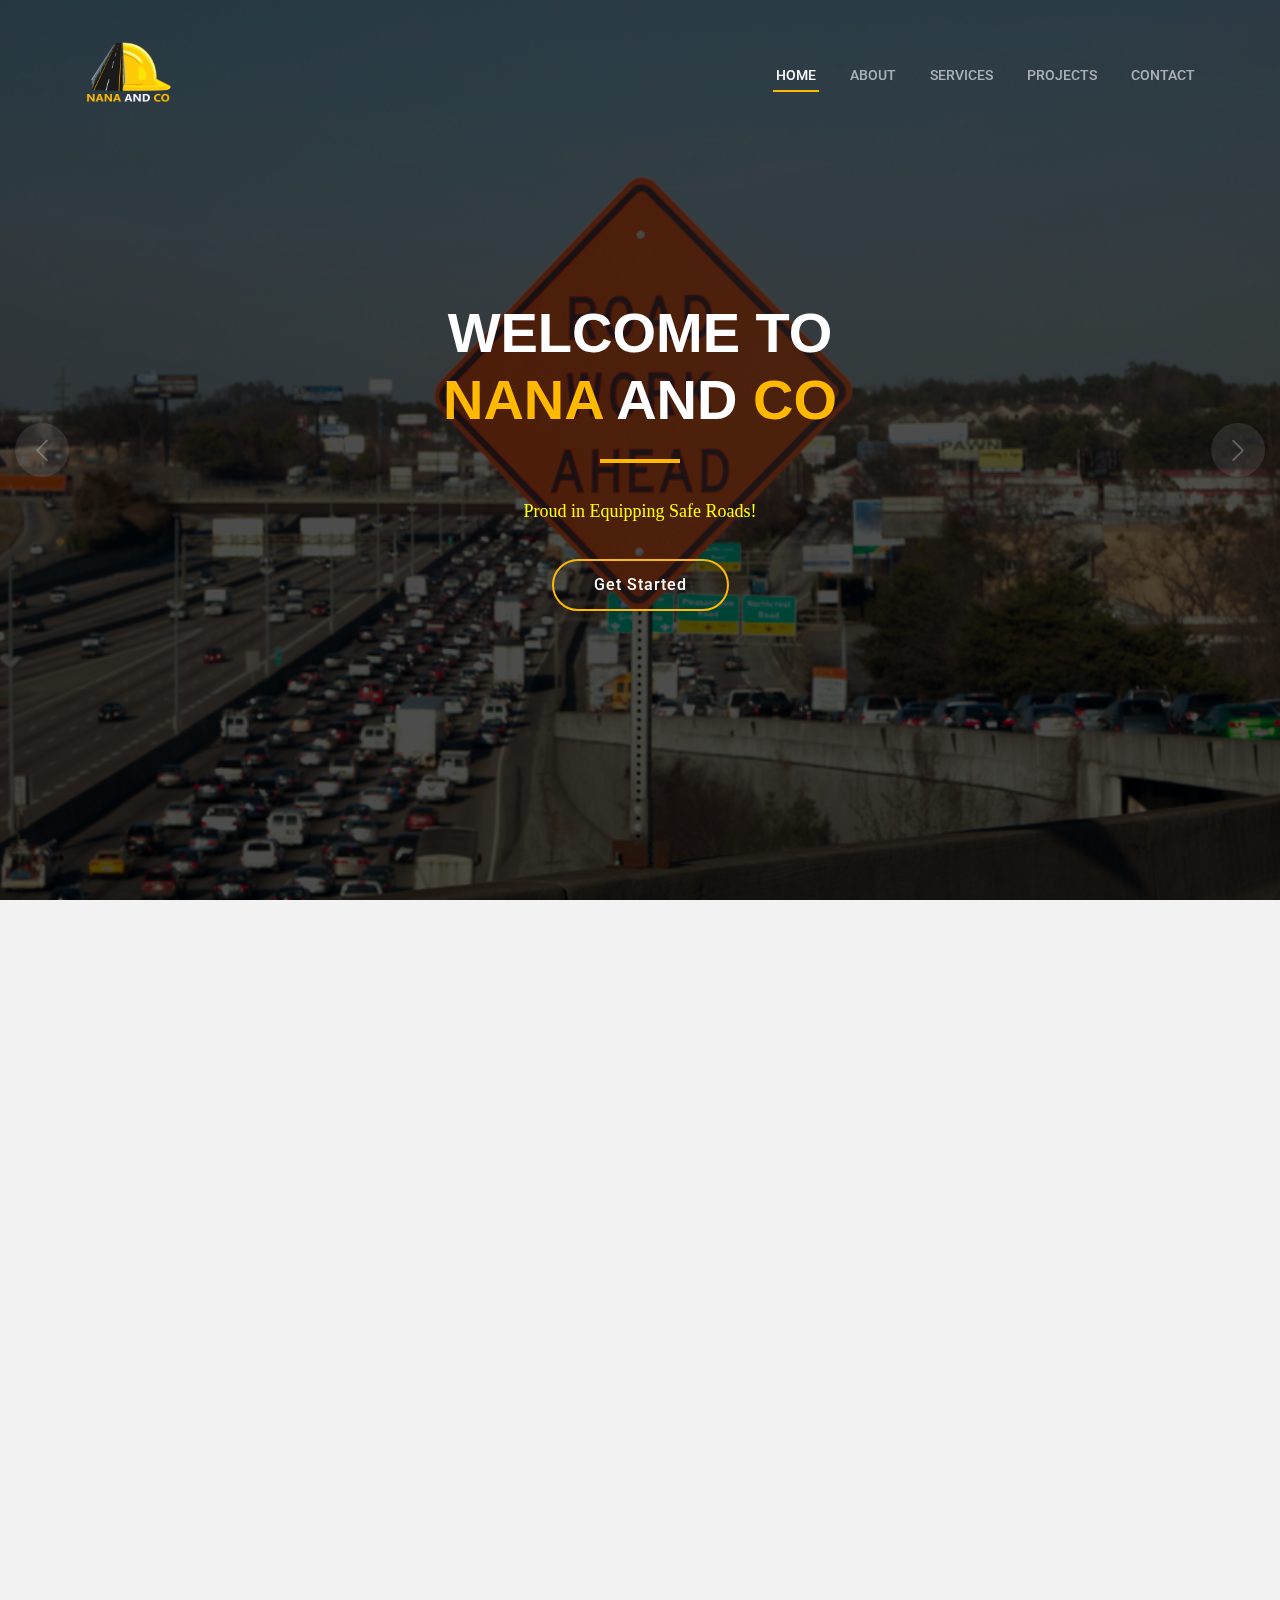
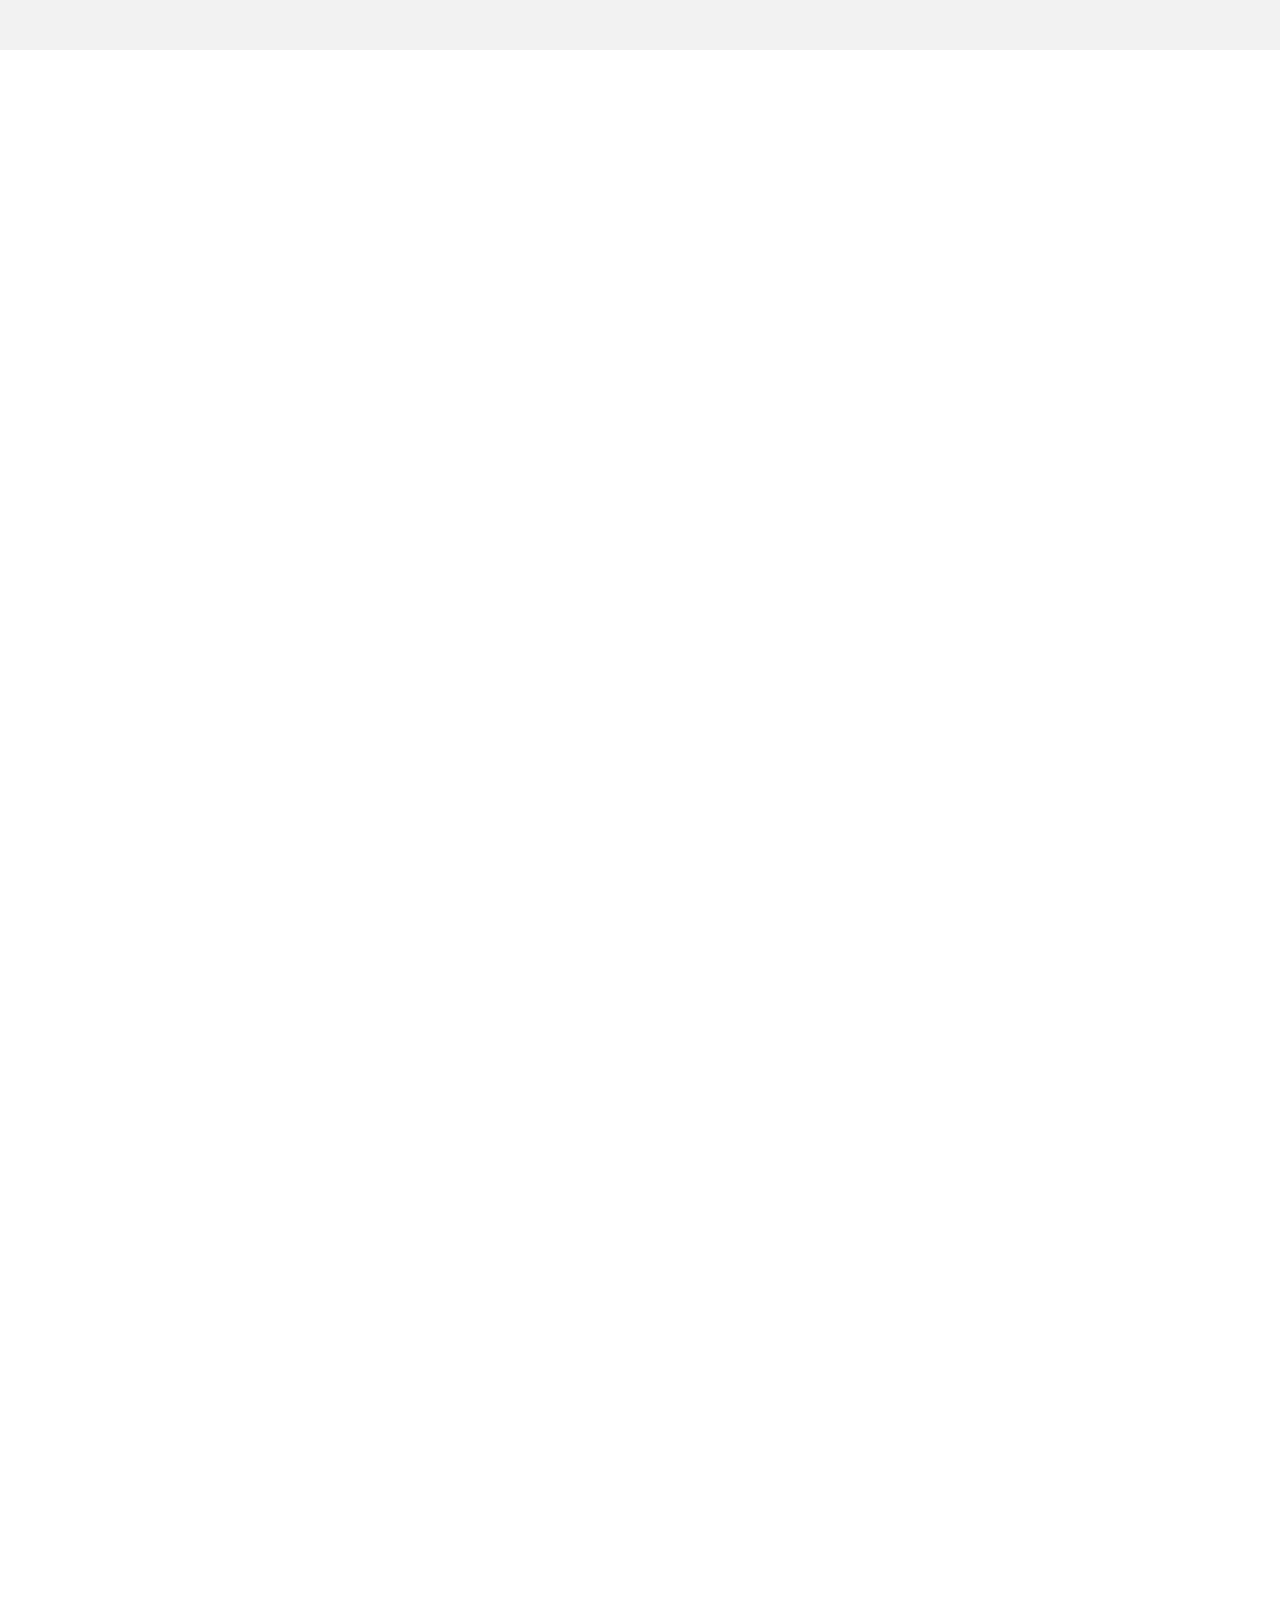
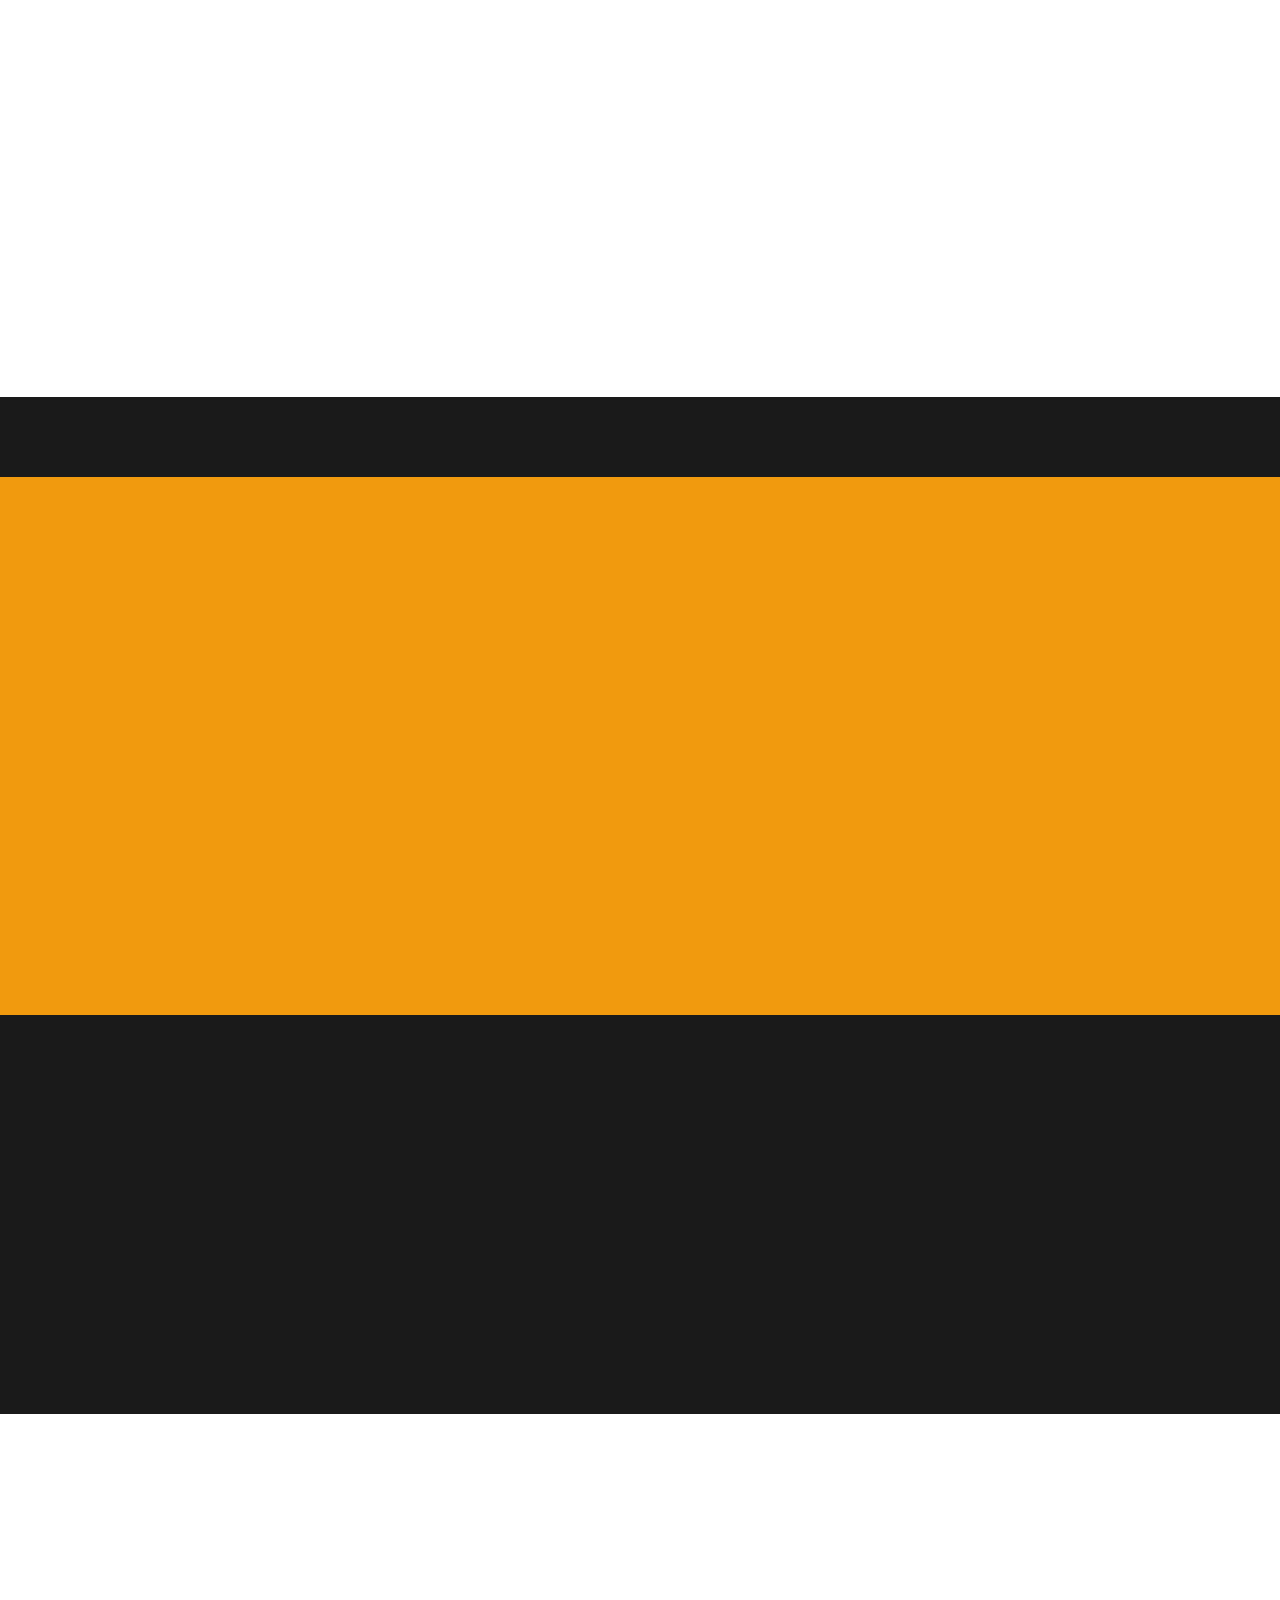
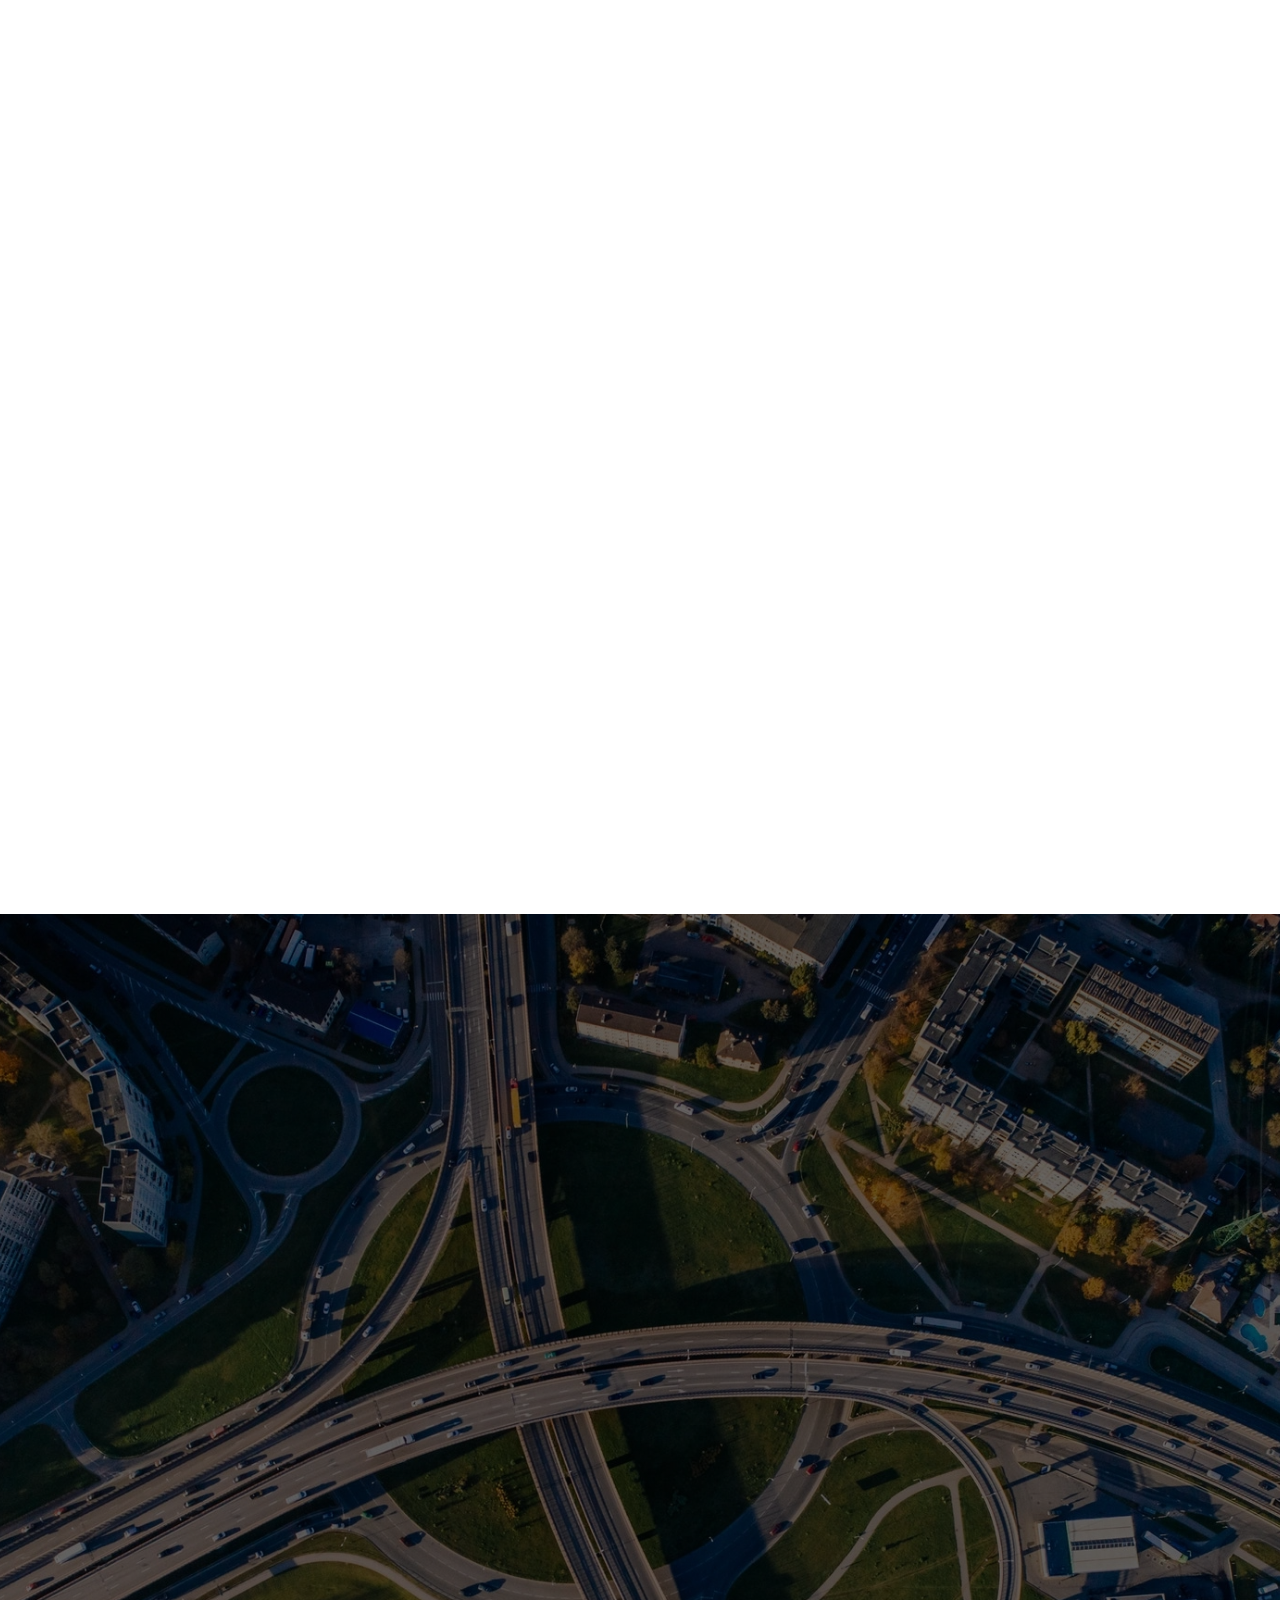
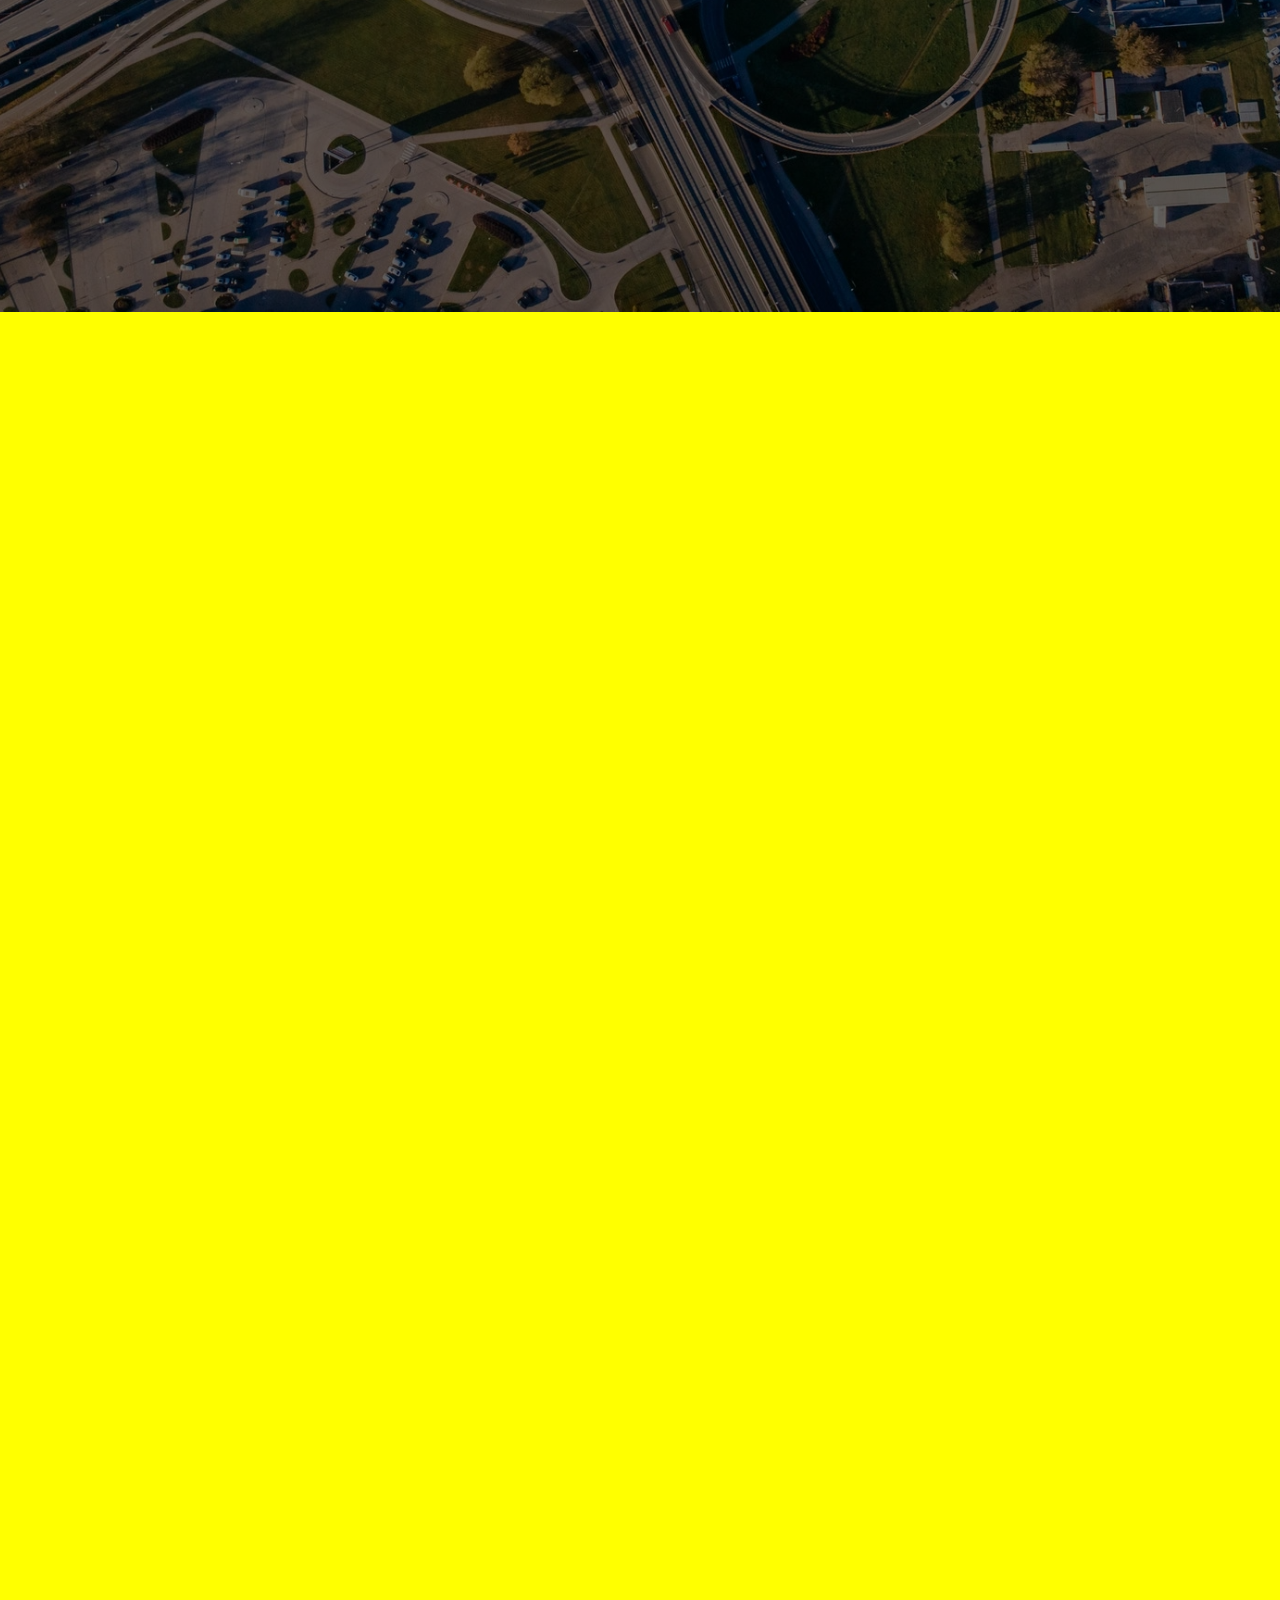
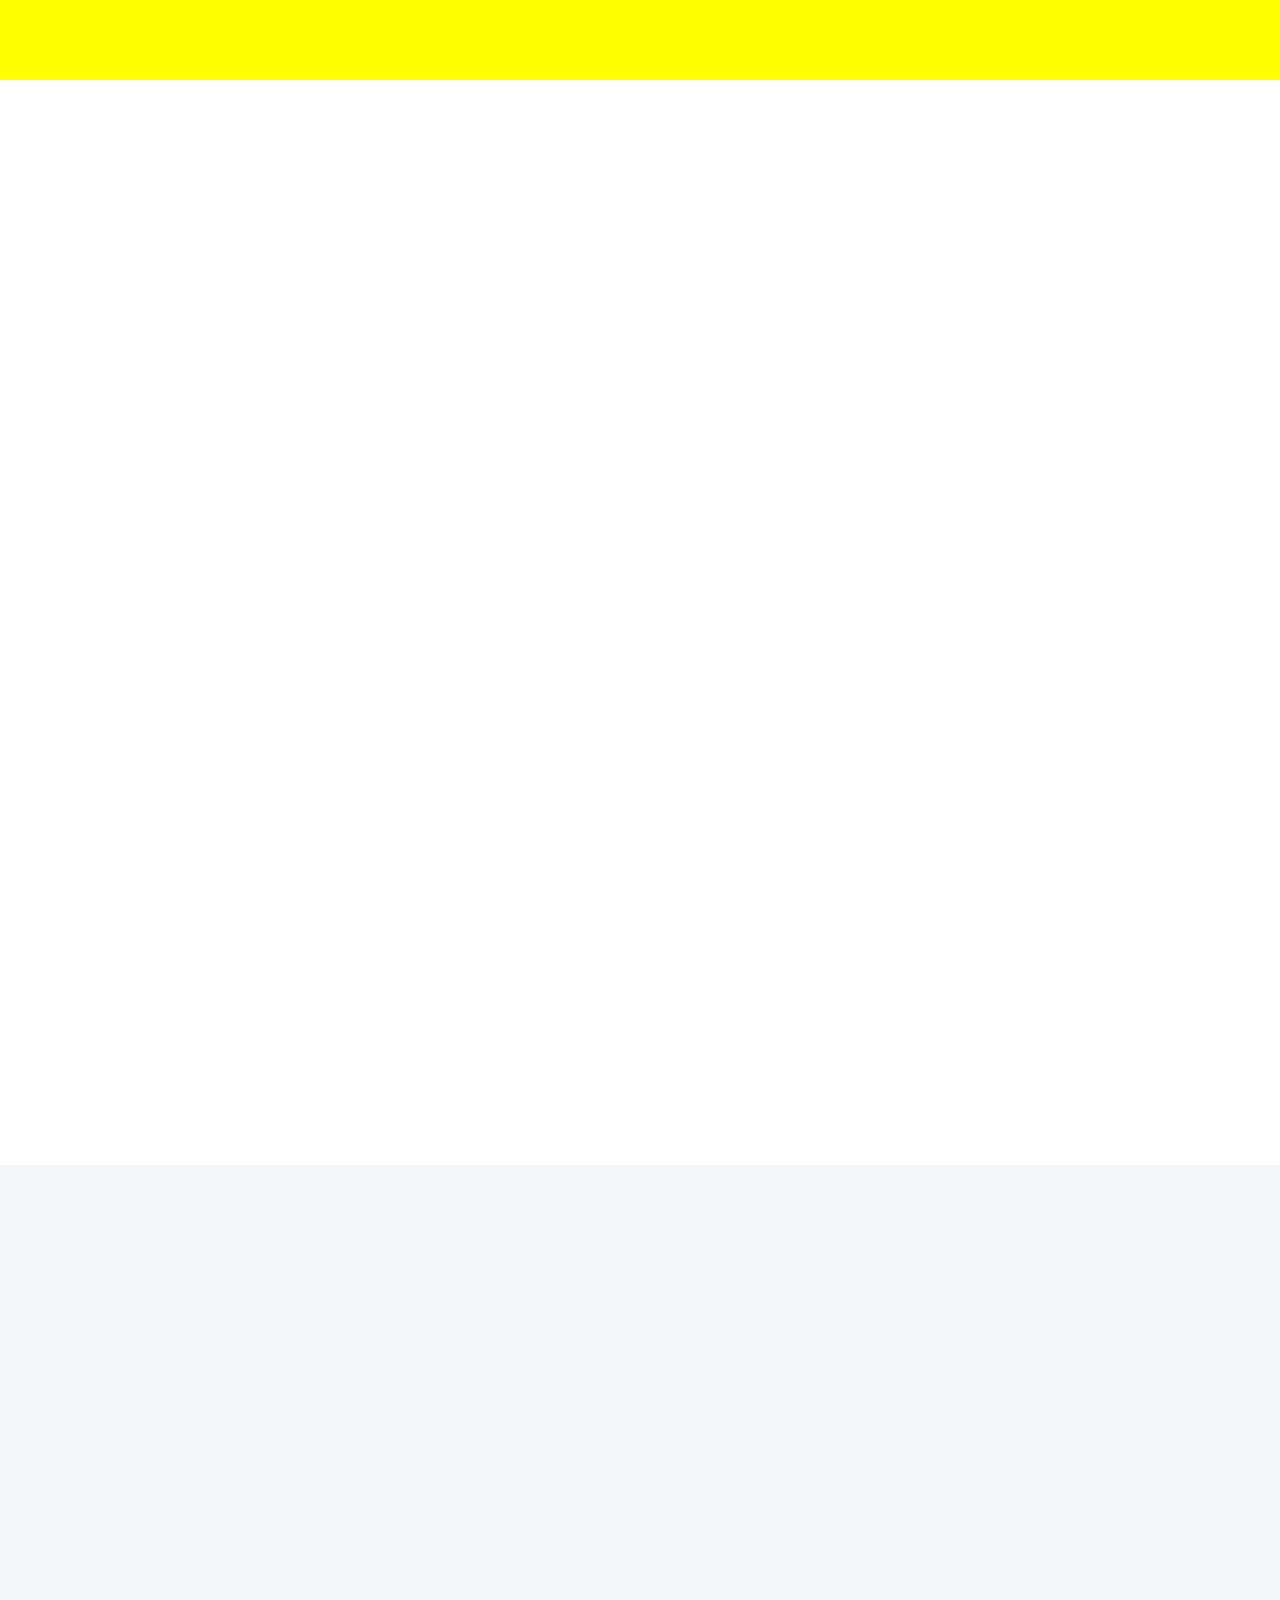
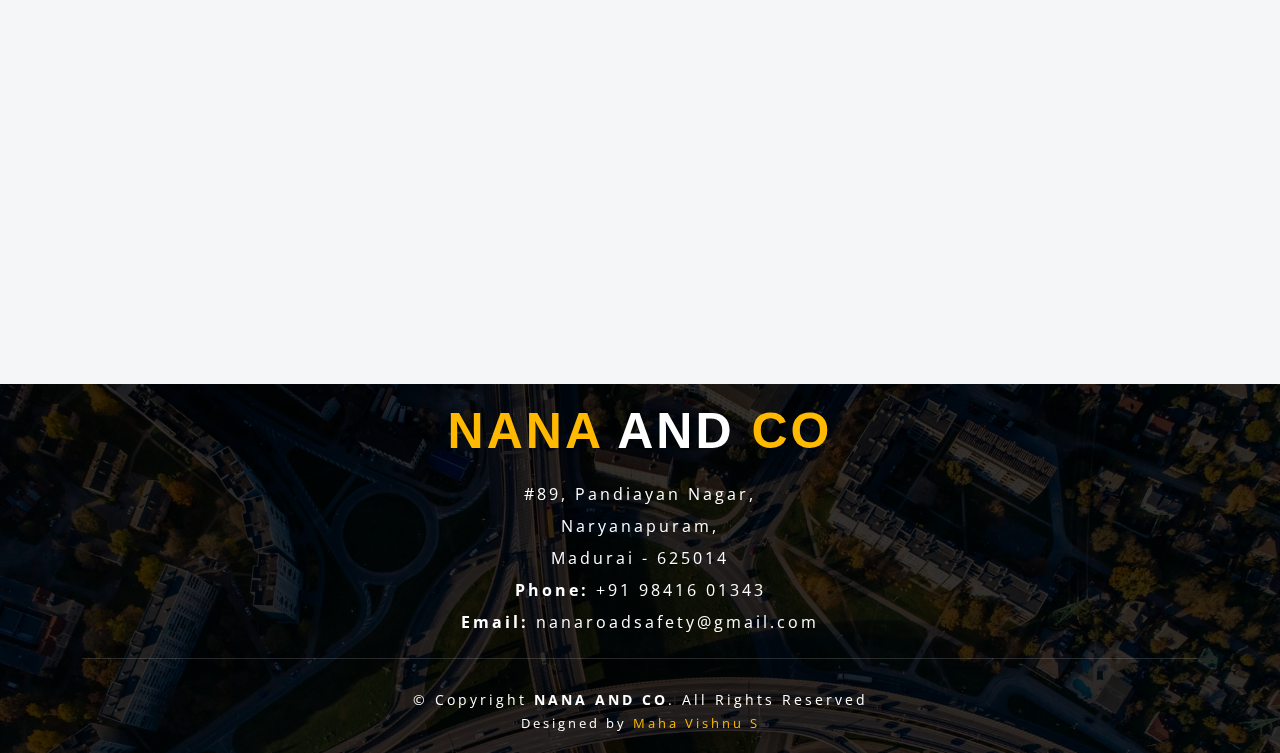
<file: index.html>
<!DOCTYPE html>
<html lang="en">

<head>
<meta charset="utf-8">
    <meta http-equiv="X-UA-Compatible" content="IE=edge">
    <meta name="viewport" content="width=device-width, initial-scale=1">

    <!-- Meta Tags for SEO -->
    <meta name="keywords" content="thermoplastic road marking, road marking applicator, road safety equipment, traffic management, pavement marking, Reflective road markings, Line painting equipment, Road surface delineation Traffic control devices,Highway safety solutions, Crosswalk marking, Intersection marking, Roadway signage" />
    <meta name="robots" content="index, follow" />
    <meta name="description" content="Explore our advanced thermoplastic road marking applicators for efficient and durable road markings. Enhance safety and visibility with our cutting-edge equipment." />
    <meta name="title" content="NANA AND CO">
    <meta name="CACHE-CONTROL" content="PUBLIC">
    <meta name="Copyright" content="NANA AND CO">
    <meta name="Developer" content="Maha Vishnu S">
    <meta name="Publisher" content="NANA AND CO">
    <meta name="abstract" content="thermoplastic road marking, road marking applicator">

    <meta name="google-site-verification" content="h1yr1bcLqVM7nQ1YZMf-Kp7--bxdcU8ZkFm0M-GUSyY" />
        
    <!-- Open Graph meta tags for social media sharing -->
    <meta property="og:title" content="Thermoplastic Road Marking Applicator - NANA AND CO">
    <meta property="og:description" content="Discover our high-quality thermoplastic road marking applicators for superior road safety.">
    <meta property="og:image" content="URL_TO_YOUR_LOGO_OR_FEATURED_IMAGE">
    <meta property="og:url" content="URL_TO_YOUR_WEBSITE">
    <meta property="og:site_name" content="thermoplastic road marking in tamil nadu" />
    <meta property="og:description" content="Explore our high-quality Thermoplastic Road Marking Applicator for precise and durable pavement markings. Enhance road safety with our efficient marking equipment." />

   <!-- Twitter Card meta tags for Twitter sharing -->
    <meta name="twitter:card" content="thermoplastic road marking in tamil nadu">
    <meta name="twitter:site" content="@YourTwitterHandle">
    <meta name="twitter:title" content="Thermoplastic Road Marking Applicator - NANA AND CO">
    <meta name="twitter:description" content="Explore advanced thermoplastic road marking applicators for efficient and durable road markings.">
    <meta name="twitter:image" content="URL_TO_YOUR_LOGO_OR_FEATURED_IMAGE">

    <!-- Add more Open Graph and Twitter tags as needed -->

    <!-- Geo Meta Tags -->
    <meta name="geo.region" content="IN-TN" />
    <meta name="geo.placename" content="Chennai" />
    <meta name="geo.position" content="13.083694;80.270186" />
    <meta name="ICBM" content="13.083694, 80.270186" />
    <meta name="country" content="India">

    <!-- Other Meta Tags -->
    <meta itemprop="name" content="thermoplastic road marking in tamil nadu | NANA AND CO">
    <meta itemprop="description" content="Explore the latest Thermoplastic Road Marking Applicator technology for efficient and durable road marking applications.">
    <meta itemprop="image" content="URL_TO_YOUR_LOGO/assets/img/logo.png">
    <meta itemprop="url" href="URL_TO_YOUR_LOGO" />

    <!-- Store Information Meta Tags -->
    <meta name="storeinfo.storeid" content="inweb" />
    <meta name="storeinfo.storename" content="Country-India" />
    <meta name="storeinfo.storetype" content="PUBLIC_CONSUMER" />
    <meta name="storeinfo.salestype" content="DIRECT" />
    <meta name="taxonomytype" content="contactus" />

    <!-- Page Title Meta Tags -->
    <meta name='PageTitle' content='thermoplastic road marking in tamil nadu'>
    <meta name='pageName' content='thermoplastic road marking in tamil nadu'>
    
    <!-- Page Title -->
    <title>NANA AND CO</title>

    <!-- Mobile Specific Meta Tag -->
    <meta name="viewport" content="width=device-width, initial-scale=1">

    <!-- Format Detection -->
    <meta name="format-detection" content="telephone=no">
    <link rel="canonical" href="url">
    <meta name="robots" content="index,follow" /> 

  <!-- Favicons -->
  <link rel="apple-touch-icon" sizes="180x180" href="assets/favicon/apple-touch-icon.png">
  <link rel="icon" type="image/png" sizes="32x32" href="assets/favicon/favicon-32x32.png">
  <link rel="icon" type="image/png" sizes="16x16" href="/assets/favicon/favicon-16x16.png">

  <!-- Google Fonts -->
  <link rel="preconnect" href="https://fonts.googleapis.com">
  <link rel="preconnect" href="https://fonts.gstatic.com" crossorigin>
  <link href="https://fonts.googleapis.com/css2?family=Open+Sans:ital,wght@0,300;0,400;0,500;0,600;0,700;1,300;1,400;1,600;1,700&family=Roboto:ital,wght@0,300;0,400;0,500;0,600;0,700;1,300;1,400;1,500;1,600;1,700&family=Work+Sans:ital,wght@0,300;0,400;0,500;0,600;0,700;1,300;1,400;1,500;1,600;1,700&display=swap" rel="stylesheet">

  <!-- Vendor CSS Files -->
  <link href="assets/vendor/bootstrap/css/bootstrap.min.css" rel="stylesheet">
  <link href="assets/vendor/bootstrap-icons/bootstrap-icons.css" rel="stylesheet">
  <link href="assets/vendor/fontawesome-free/css/all.min.css" rel="stylesheet">
  <link href="assets/vendor/aos/aos.css" rel="stylesheet">
  <link href="assets/vendor/glightbox/css/glightbox.min.css" rel="stylesheet">
  <link href="assets/vendor/swiper/swiper-bundle.min.css" rel="stylesheet">

  <!-- Template Main CSS File -->
  <link href="assets/css/main.css" rel="stylesheet">
  <link href="assets/css/Home.css" rel="stylesheet">
  <link href="assets/css/style.css" rel="stylesheet">

</head>

<body>

  <!-- ======= Header ======= -->
  <header id="header" class="header d-flex align-items-center">
    <div class="container-fluid container-xl d-flex align-items-center justify-content-between" >

      <a href="index.html" class="logo d-flex align-items-center">
        <!-- Uncomment the line below if you also wish to use an image logo -->
        <img src="assets/images/nana-co-logo.webp" alt="Nana&Co logo" >
        <!--<h1><span>Nana&</span>Co<span>.</span></h1> -->
      </a>

      <i class="mobile-nav-toggle mobile-nav-show bi bi-list"></i>
      <i class="mobile-nav-toggle mobile-nav-hide d-none bi bi-x"></i>
      <nav id="navbar" class="navbar">
        <ul>
          <li><a href="index.html" class="active">Home</a></li>
          <li><a href="about.html">About</a></li>
          <li><a href="services.html">Services</a></li>
          <li><a href="projects.html">Projects</a></li>
          <li><a href="contact.html">Contact</a></li>
        </ul>
      </nav><!-- .navbar -->

    </div>
  </header><!-- End Header -->

  <!-- ======= Hero Section ======= -->
  <section id="hero" class="hero">

    <div class="info d-flex align-items-center">
      <div class="container">
        <div class="row justify-content-center">
          <div class="col-lg-6 text-center">
            <h2 data-aos="fade-down">WELCOME TO <br><span style="color: #FEB900;">NANA </span>AND <span style="color: #FEB900;">CO</span></h2>
            <p data-aos="fade-up" style="font-family: 'Brush Script MT', cursive; color: yellow; font-size: large;">Proud in Equipping Safe Roads!</p>
            <a data-aos="fade-up" data-aos-delay="200" href="#sec-35d9" class="btn-get-started">Get Started</a>
          </div>
        </div>
      </div>
    </div>

    <div id="hero-carousel" class="carousel slide" data-bs-ride="carousel" data-bs-interval="5000">

      <div class="carousel-item active" style="background-image: url(assets/images/Road-work-ahead.webp)" alt="Thermoplastic striping"></div>
      <div class="carousel-item" style="background-image: url(assets/images/vulcan-movable.webp)" alt="Reflective road markings"></div>
      <div class="carousel-item" style="background-image: url(assets/images/OTW-26-1536x864.jpg.webp)" alt="Line painting equipment"></div>
      <div class="carousel-item" style="background-image: url(assets/images/Road-work-stop-sign.webp)" alt="Traffic control devices"></div>
      <div class="carousel-item" style="background-image: url(assets/images/construction-worker.webp)" alt="Crosswalk marking"></div>

      <a class="carousel-control-prev" href="#hero-carousel" role="button" data-bs-slide="prev">
        <span class="carousel-control-prev-icon bi bi-chevron-left" aria-hidden="true"></span>
      </a>

      <a class="carousel-control-next" href="#hero-carousel" role="button" data-bs-slide="next">
        <span class="carousel-control-next-icon bi bi-chevron-right" aria-hidden="true"></span>
      </a>

    </div>

  </section><!-- End Hero Section -->
  <section class="u-clearfix u-container-align-center u-grey-5 u-section-2" id="sec-35d9" style="padding-bottom: 0;">
    <div class="u-expanded-width u-palette-3-base u-shape u-shape-rectangle u-shape-1" data-animation-name="customAnimationIn" data-animation-duration="1500" data-animation-delay="500"></div>
    <div class="u-list u-list-1">
      <div class="u-repeater u-repeater-1">
        <div class="u-align-center u-container-align-center u-container-style u-grey-60 u-list-item u-repeater-item u-list-item-1" data-animation-name="customAnimationIn" data-animation-duration="1500" data-animation-delay="500">
          <div class="u-container-layout u-similar-container u-valign-top u-container-layout-1">
            <img src="assets/images/planning.webp" class="u-expanded-width u-image u-image-default u-image-2" data-image-width="626" data-image-height="417" alt="Planning">
            <h4 class="u-align-center u-text u-text-1">Planning</h4>
            <p class="u-align-center u-text u-text-2">Meticulous analysis of each project, collaborating with city planners, and addressing specific needs.</p>
          </div>
        </div>
        <div class="u-align-center u-container-align-center u-container-style u-custom-item u-grey-70 u-list-item u-repeater-item u-video-cover u-list-item-2" data-animation-name="customAnimationIn" data-animation-duration="1500" data-animation-delay="0">
          <div class="u-container-layout u-similar-container u-valign-top u-container-layout-2">
            <img src="assets/images/thermoplastic.webp" alt="Execution" class="u-expanded-width u-image u-image-default u-image-2" data-image-width="1980" data-image-height="1320">
            <h4 class="u-align-center u-text u-text-3">Execution</h4>
            <p class="u-align-center u-text u-text-4">High-tech, durable thermoplastic materials and skilled technicians ensure precise, long-lasting road markings with minimal traffic disruption.</p>
          </div>
        </div>
        <div class="u-align-center u-container-align-center u-container-style u-custom-item u-grey-75 u-list-item u-repeater-item u-video-cover u-list-item-3" data-animation-name="customAnimationIn" data-animation-duration="1500" data-animation-delay="500">
          <div class="u-container-layout u-similar-container u-valign-top u-container-layout-3">
            <img src="assets/images/yty.webp" alt="Customer Service" class="u-expanded-width u-image u-image-default u-image-3" data-image-width="800" data-image-height="931">
            <h4 class="u-align-center u-text u-text-5">Customer Service</h4>
            <p class="u-align-center u-text u-text-6"> Transparent communication, regular updates, and prompt issue resolution for client satisfaction.</p>
          </div>
        </div>
        <div class="u-align-center u-container-align-center u-container-style u-custom-item u-grey-80 u-list-item u-repeater-item u-video-cover u-list-item-4" data-animation-name="customAnimationIn" data-animation-duration="1500" data-animation-delay="0">
          <div class="u-container-layout u-similar-container u-valign-top u-container-layout-4">
            <img src="assets/images/two-colleagues-factory_1303-14331.webp" alt="Our Team" class="u-expanded-width u-image u-image-default u-image-4" data-image-width="626" data-image-height="417">
            <h4 class="u-align-center u-text u-text-7">Our Team</h4>
            <p class="u-align-center u-text u-text-8"> Our success is driven by a dedicated team—expert technicians and experienced project managers committed to staying ahead through continuous training.</p>
          </div>
        </div>
      </div>
    </div>
  </section>
  <section class="u-clearfix u-section-3" id="carousel_1196">
      <div class="u-clearfix u-sheet u-valign-middle u-sheet-1">
        <div class="data-layout-selected u-clearfix u-expanded-width u-layout-wrap u-layout-wrap-1">
          <div class="u-layout">
            <div class="u-layout-row">
              <div class="u-container-align-left u-container-style u-layout-cell u-size-22-lg u-size-22-xl u-size-60-md u-size-60-sm u-size-60-xs u-layout-cell-1" data-animation-name="customAnimationIn" data-animation-duration="1500">
                <div class="u-container-layout u-valign-top u-container-layout-1">
                  <h2 class="u-align-left u-text u-text-1">about company</h2>
                  <p class="u-align-left u-text u-text-2"><a href="index.html"><span style="font-weight: bold; font-size: x-large; color: rgba(180, 180, 29, 0.708);">Nana Enterprise </span></a>is booming as the most prominent Applicator of Hot Melt Thermoplastic Road marking Materials and Metal crash Barriers. Lanuched in the year 2018, we are dedicated to devloping our services that are commited to road safety norms 
                  </p>
                </div>
              </div>
              <div class="u-align-left u-container-style u-image u-layout-cell u-size-21-lg u-size-21-xl u-size-60-md u-size-60-sm u-size-60-xs u-image-1" data-image-width="690" data-image-height="878" data-animation-name="customAnimationIn" data-animation-duration="1500" data-animation-delay="500">
                <div class="u-container-layout u-container-layout-2"></div>
              </div>
              <div class="u-container-style u-layout-cell u-size-17-lg u-size-17-xl u-size-60-md u-size-60-sm u-size-60-xs u-layout-cell-3" data-animation-name="customAnimationIn" data-animation-duration="1500" data-animation-delay="250">
                <div class="u-container-layout u-container-layout-3">
                  <p class="u-text u-text-3">The infrastructure of any country is the identity and backbone of the country's economy. Nana Enterprise takes the spotlight in equipping the road infrastructure with thermoplastic road marking materials. India is covered with over six million km of well-connected roads, we thrive to equip such safely built roads with highly innovative technology and with authorized professionals. </p>
                  <div class="u-palette-3-base u-shape u-shape-rectangle u-shape-1"></div>
                </div>
              </div>
            </div>
          </div>
        </div>
      </div>
    </section>
  <section class="u-clearfix u-section-4" id="sec-52b7" style="padding: 0;">
    <div class="u-clearfix u-sheet u-valign-middle u-sheet-1">
      <div class="data-layout-selected u-clearfix u-expanded-width u-gutter-20 u-layout-wrap u-layout-wrap-1">
        <div class="u-layout">
          <div class="u-layout-row">
            <div class="u-size-36 u-size-60-md">
              <div class="u-layout-col">
                <div class="u-size-20">
                  <div class="u-layout-row">
                    <div class="u-align-center u-container-align-left u-container-style u-layout-cell u-size-30 u-white u-layout-cell-1">
                      <div class="u-container-layout u-valign-middle u-container-layout-1">
                        <div class="custom-expanded u-image u-image-circle u-image-1" data-image-width="700" data-image-height="700" data-animation-name="customAnimationIn" data-animation-duration="1500" data-animation-delay="500" alt="About"></div>
                      </div>
                    </div>
                    <div class="u-align-right u-container-align-right u-container-style u-layout-cell u-size-30 u-layout-cell-2" data-animation-name="customAnimationIn" data-animation-duration="1500" data-animation-delay="500">
                      <div class="u-container-layout u-valign-middle u-container-layout-2">
                        <h2 class="u-align-right u-text u-text-1">About</h2>
                        <p class="u-align-right u-text u-text-2"><span style="font-weight: bold; font-size: x-large; color: rgba(180, 180, 29, 0.708);">NANA AND CO </span>priority is to practice road safety across the country and is foucused to aggregate products with updated technology and with masterclass mind.</p>
                        <a href="about.html" class="u-align-right u-btn u-button-style u-btn-1" data-animation-name="" data-animation-duration="0" data-animation-delay="0" data-animation-direction="">read more</a>
                        </p>
                      </div>
                    </div>
                  </div>
                </div>
                <div class="u-size-40">
                  <div class="u-layout-row">
                    <div class="u-align-right u-container-style u-layout-cell u-size-60 u-white u-layout-cell-3">
                      <div class="u-container-layout u-container-layout-3">
                        <img class="u-expanded-height u-image u-image-2" src="assets/images/asphalt-road-tuscany-italy.webp" data-image-width="625" data-image-height="417" data-animation-name="customAnimationIn" data-animation-duration="1500" data-animation-delay="250">
                      </div>
                    </div>
                  </div>
                </div>
              </div>
            </div>
            <div class="u-size-24 u-size-60-md">
              <div class="u-layout-col">
                <div class="u-container-align-center u-container-style u-layout-cell u-shape-rectangle u-size-60 u-layout-cell-4">
                  <div class="u-container-layout u-container-layout-4">
                    <div class="custom-expanded u-absolute-hcenter-lg u-palette-3-base u-shape u-shape-rectangle u-shape-1" data-animation-name="customAnimationIn" data-animation-duration="1500" data-animation-delay="500" alt="Intersection marking"></div>
                    <div class="custom-expanded u-image u-image-circle u-image-3" data-image-width="626" data-image-height="626" data-animation-name="customAnimationIn" data-animation-duration="1500" data-animation-delay="0"></div>
                  </div>
                </div>
              </div>
            </div>
          </div>
        </div>
      </div>
    </div>
  </section>

  <section class="u-clearfix u-grey-90 u-section-7" id="carousel_5a9f">
    <div class="u-expanded-width u-palette-3-base u-shape u-shape-rectangle u-shape-1"></div>
    <img class="u-image u-image-1" src="assets/images/road-infrastructure.webp" data-image-width="1200" data-image-height="800" data-animation-name="customAnimationIn" data-animation-duration="1500" data-animation-delay="500" alt="Roadway signage">
    <div class="u-list u-list-1">
      <div class="u-repeater u-repeater-1">
        <div class="u-container-align-left u-container-style u-list-item u-repeater-item u-white u-list-item-1" data-animation-name="customAnimationIn" data-animation-duration="1500" data-animation-delay="500">
          <div class="u-container-layout u-similar-container u-valign-middle u-container-layout-1">
            <h3 class="u-align-left u-text u-text-1">Expertise and Experience</h3>
            <p class="u-align-left u-text u-text-2">Opt for a company with a proven track record and extensive experience in road safety and thermoplastic marking.
            </p>
          </div>
        </div>
        <div class="u-container-align-left u-container-style u-list-item u-repeater-item u-white u-list-item-2" data-animation-name="customAnimationIn" data-animation-duration="1500" data-animation-delay="500">
          <div class="u-container-layout u-similar-container u-valign-middle u-container-layout-2">
            <h3 class="u-align-left u-text u-text-3">Execution Excellence</h3>
            <p class="u-align-left u-text u-text-4">Consider companies with skilled technicians who execute projects with precision, minimizing disruption to traffic.</p>
          </div>
        </div>
        <div class="u-container-align-left u-container-style u-list-item u-repeater-item u-white u-list-item-3" data-animation-name="customAnimationIn" data-animation-duration="1500" data-animation-delay="500">
          <div class="u-container-layout u-similar-container u-valign-middle u-container-layout-3">
            <h3 class="u-align-left u-text u-text-5">Timely Project Delivery</h3>
            <p class="u-align-left u-text u-text-6">Assess the company's ability to meet project timelines without compromising on quality.</p>
          </div>
        </div>
      </div>
    </div>
  </section>  

  <section class="u-clearfix u-container-align-center u-section-6" id="carousel_90e3" style="padding: 0;">
    <div class="u-clearfix u-sheet u-valign-middle u-sheet-1">
      <div class="data-layout-selected u-clearfix u-expanded-width u-layout-wrap u-layout-wrap-1">
        <div class="u-layout">
          <div class="u-layout-row">
            <div class="u-align-left u-container-align-left u-container-style u-image u-layout-cell u-size-30 u-image-1" data-image-width="1980" data-image-height="1320" data-animation-name="customAnimationIn" data-animation-duration="1500" data-animation-delay="500">
              <div class="u-container-layout u-valign-bottom u-container-layout-1">
              </div>
            </div>
            <div class="u-container-style u-layout-cell u-size-30 u-layout-cell-2" data-animation-name="customAnimationIn" data-animation-duration="1500" data-animation-delay="500">
              <div class="u-container-layout u-container-layout-2">
                <div class="u-align-left u-container-align-left u-container-style u-expanded-width-sm u-expanded-width-xs u-group u-palette-3-base u-group-1" data-animation-name="customAnimationIn" data-animation-duration="1500" data-animation-delay="500">
                  <div class="u-container-layout u-valign-middle u-container-layout-3">
                    <h2 class="u-align-left u-text u-text-2">Save time.<br>Save money.<br>Save the planet.
                    </h2>
                  </div>
                </div>
                <p class="u-text u-text-3">
                  Elevate road safety and efficiency with our advanced Thermoplastic Road Marking solutions at <span style="font-weight: bold; font-size: x-large; color: rgba(180, 180, 29, 0.708);">Nana Enterprise </span>. Renowned for their durability, our markings ensure lasting visibility, even in challenging conditions, promoting safer driving day and night. With quick application, high visibility, and customization options, our Thermoplastic Road Markings are ideal for highways, parking lots, airports, and industrial areas. Embrace an environmentally friendly approach with minimal waste, adhering to strict ecological standards. Invest in the future of road safety—choose <span style="color: #FEB900;">Nana&</span><span>Co<span style="color: #FEB900;">.</span></span> for innovative, efficient, and sustainable Thermoplastic Road Marking solutions. Contact us today to discuss your project needs and enhance your road infrastructure.
                </p>
              </div>
            </div>
          </div>
        </div>
      </div>
    </div>
  </section>
  

  <section class="u-clearfix u-image u-shading u-section-5" id="carousel_4bb1" data-image-width="1980" data-image-height="901">
    <div class="u-clearfix u-sheet u-valign-middle u-sheet-1">
      <div class="data-layout-selected u-clearfix u-expanded-width u-layout-wrap u-layout-wrap-1">
        <div class="u-gutter-0 u-layout">
          <div class="u-layout-row">
            <div class="u-align-left u-container-style u-layout-cell u-size-30-lg u-size-30-xl u-size-31-md u-size-31-sm u-size-31-xs u-layout-cell-1" data-animation-name="customAnimationIn" data-animation-duration="1500">
              <div class="u-container-layout u-container-layout-1">
                <h4 class="u-text u-text-1">Need A Service Now?<br>
                  <br>Call an experienced enterprise today 9841601343.
                </h4>
              </div>
            </div>
            <div class="u-container-align-left u-container-style u-layout-cell u-size-29-md u-size-29-sm u-size-29-xs u-size-30-lg u-size-30-xl u-layout-cell-2" data-animation-name="customAnimationIn" data-animation-duration="1500" data-animation-delay="250">
              <div class="u-container-layout u-valign-top u-container-layout-2">
                <p class="u-align-left u-text u-text-2">
                  We take pride in serving our customer by providing the best competitive price with no compromise on quality.We also keep up with the updated market trends of thermoplastic paints to provide quality to our customers.
                </p>
                <a href="contact.html" class="u-align-left u-border-none u-btn u-button-style u-palette-3-base u-btn-2">contact us</a>
              </div>
            </div>
          </div>
        </div>
      </div>
    </div>
  </section>

    <!-- ======= Constructions Section ======= -->
    <section id="constructions" class="constructions">
      <div class="container" data-aos="fade-up">

        <div class="section-header">
          <h2 id="service">ALL ROAD SAFETY SYSTEMS</h2>
          <p style="font-weight: 500;">We supply our products to NHAI Projects,State Highways, Local Roads, Smart Cities Projects, Bharatmala Projects & Export business</p>
        </div>

        <div class="row gy-4">

          <div class="col-lg-4" data-aos="fade-up" data-aos-delay="100">
            <div class="card-item">
              <div class="row">
                <div class="col-xl-5">
                  <div class="card-bg" style="background-image: url(assets/images/thermo.webp)" alt="Thermoplastic Road marking"></div>
                </div>
                <div class="col-xl-7 d-flex align-items-center">
                  <div class="card-body">
                    <h4 class="card-title">Thermoplastic Road marking</h4>
                    <p>It is a hot melt marking paint or powder paint that is used as reflective and is also wear-resisting</p>
                  </div>
                </div>
              </div>
            </div>
          </div><!-- End Card Item -->

          <div class="col-lg-4" data-aos="fade-up" data-aos-delay="200">
            <div class="card-item">
              <div class="row">
                <div class="col-xl-5">
                  <div class="card-bg" style="background-image: url(assets/images/metal-barrier.webp);" alt="Metal Crash Barrier"></div>
                </div>
                <div class="col-xl-7 d-flex align-items-center">
                  <div class="card-body">
                    <h4 class="card-title">Metal Crash Barrier</h4>
                    <p>A road safety system that prevents vehicles from accidents from walls, buildings and also prevents from encountering accidents</p>
                  </div>
                </div>
              </div>
            </div>
          </div><!-- End Card Item -->

          <div class="col-lg-4" data-aos="fade-up" data-aos-delay="300">
            <div class="card-item">
              <div class="row">
                <div class="col-xl-5">
                  <div class="card-bg" style="background-image: url(assets/images/studs.webp);" alt="Studs"></div>
                </div>
                <div class="col-xl-7 d-flex align-items-center">
                  <div class="card-body">
                    <h4 class="card-title">Studs</h4>
                    <p>Studs are flashing solar cell powered LED lights that guide the vehicles to follow the road markings</p>
                  </div>
                </div>
              </div>
            </div>
          </div><!-- End Card Item -->

          <div class="col-lg-4" data-aos="fade-up" data-aos-delay="400">
            <div class="card-item">
              <div class="row">
                <div class="col-xl-5">
                  <div class="card-bg" style="background-image: url(assets/images/signboards.webp);" alt="Signboards"></div>
                </div>
                <div class="col-xl-7 d-flex align-items-center">
                  <div class="card-body">
                    <h4 class="card-title">Signboards</h4>
                    <p>Indiacates pieces of information such as route, distance in km, etc.</p>
                  </div>
                </div>
              </div>
            </div>
          </div><!-- End Card Item -->

          <div class="col-lg-4" data-aos="fade-up" data-aos-delay="500">
            <div class="card-item">
              <div class="row">
                <div class="col-xl-5">
                  <div class="card-bg" style="background-image: url(assets/images/tape.webp);" alt="Barricade Tape"></div>
                </div>
                <div class="col-xl-7 d-flex align-items-center">
                  <div class="card-body">
                    <h4 class="card-title">Barricade Tape</h4>
                    <p>A bright-colored tape to warn the passerby to avoid the possible hazards of that particular area.</p>
                  </div>
                </div>
              </div>
            </div>
          </div><!-- End Card Item -->

          <div class="col-lg-4" data-aos="fade-up" data-aos-delay="600">
            <div class="card-item">
              <div class="row">
                <div class="col-xl-5">
                  <div class="card-bg" style="background-image: url(assets/images/caution.webp);" alt="Cautionary Signs"></div>
                </div>
                <div class="col-xl-7 d-flex align-items-center">
                  <div class="card-body">
                    <h4 class="card-title">Cautionary Signs</h4>
                    <p>These signboards indicate the hazards on roads ahead.</p>
                  </div>
                </div>
              </div>
            </div>
          </div><!-- End Card Item -->

          <div class="col-lg-4" data-aos="fade-up" data-aos-delay="700">
            <div class="card-item">
              <div class="row">
                <div class="col-xl-5">
                  <div class="card-bg" style="background-image: url(assets/images/blinker-light.webp);" alt="Blinker Lamps"></div>
                </div>
                <div class="col-xl-7 d-flex align-items-center">
                  <div class="card-body">
                    <h4 class="card-title">Blinker Lamps</h4>
                    <p>These are the lamps that blink light to indicate a sign regarding route or any hazardous situations</p>
                  </div>
                </div>
              </div>
            </div>
          </div><!-- End Card Item -->

          <div class="col-lg-4" data-aos="fade-up" data-aos-delay="800">
            <div class="card-item">
              <div class="row">
                <div class="col-xl-5">
                  <div class="card-bg" style="background-image: url(assets/images/kerb-paint.webp);" alt="Kerb Painting"></div>
                </div>
                <div class="col-xl-7 d-flex align-items-center">
                  <div class="card-body">
                    <h4 class="card-title">Kerb Painting</h4>
                    <p>Kerb Painting refers to painting the medians/kerb of the road</p>
                  </div>
                </div>
              </div>
            </div>
          </div><!-- End Card Item -->

          <div class="col-lg-4" data-aos="fade-up" data-aos-delay="900">
            <div class="card-item">
              <div class="row">
                <div class="col-xl-5">
                  <div class="card-bg" style="background-image: url(assets/images/safety.webp);" alt="Safety Accessories"></div>
                </div>
                <div class="col-xl-7 d-flex align-items-center">
                  <div class="card-body">
                    <h4 class="card-title">Safety Accessories</h4>
                    <p>All types of safety accessories to be used in highway to regulate the road users in safety </p>
                  </div>
                </div>
              </div>
            </div>
          </div><!-- End Card Item -->
        </div>
      </div>
    </section><!-- End Constructions Section -->

    <!-- ======= Alt Services Section ======= -->
    <section id="alt-services" class="alt-services">
      <div class="container" data-aos="fade-up">

        <div class="row justify-content-around gy-4">
          <div class="col-lg-6 img-bg" style="background-image: url(assets/images/builder-construction-vest-orange-helmet-with-tablet.webp);" data-aos="zoom-in" data-aos-delay="100"></div>

          <div class="col-lg-5 d-flex flex-column justify-content-center">
            <h3>Road Safety Systems and Thermoplastic Road Marking</h3>
            <p>We supply our products to NHAI Projects,State Highways, Local Roads, Smart Cities Projects, Bharatmala Projects & Export business</p>

            <div class="icon-box d-flex position-relative" data-aos="fade-up" data-aos-delay="100">
              <i class="bi bi-easel flex-shrink-0"></i>
              <div>
                <h4><a href="" class="stretched-link">Thermoplastic Road Marking</a></h4>
                <p>It is a hot melt marking paint or powder paint that is used as reflective and is also wear-resisting</p>
              </div>
            </div><!-- End Icon Box -->

            <div class="icon-box d-flex position-relative" data-aos="fade-up" data-aos-delay="200">
              <i class="bi bi-box-fill flex-shrink-0"></i>
              <div>
                <h4><a href="" class="stretched-link">Metal Crash Barrier</a></h4>
                <p>A road safety system that prevents vehicles from accidents from walls, buildings and also prevents from encountering accidents</p>
              </div>
            </div><!-- End Icon Box -->

            <div class="icon-box d-flex position-relative" data-aos="fade-up" data-aos-delay="300">
              <i class="bi bi-app-indicator flex-shrink-0"></i>
              <div>
                <h4><a href="" class="stretched-link">Studs</a></h4>
                <p>Studs are flashing solar cell powered LED lights that guide the vehicles to follow the road markings</p>
              </div>
            </div><!-- End Icon Box -->

            <div class="icon-box d-flex position-relative" data-aos="fade-up" data-aos-delay="400">
              <i class="bi bi-sign-merge-left flex-shrink-0"></i>
              <div>
                <h4><a href="" class="stretched-link">Signboards</a></h4>
                <p>Indiacates pieces of information such as route, distance in km, etc.</p>
              </div>
            </div><!-- End Icon Box -->

          </div>
        </div>

      </div>
    </section><!-- End Alt Services Section -->

    <!-- ======= Features Section ======= -->
    <section id="features" class="features section-bg">
      <div class="container" data-aos="fade-up">

        <ul class="nav nav-tabs row  g-2 d-flex align-text">

          <li class="nav-item col-3">
            <a class="nav-link active show" data-bs-toggle="tab" data-bs-target="#tab-1">
              <h4>Thermoplastic</h4>
            </a>
          </li><!-- End tab nav item -->

          <li class="nav-item col-3">
            <a class="nav-link" data-bs-toggle="tab" data-bs-target="#tab-2">
              <h4>Crash Barrier</h4>
            </a><!-- End tab nav item -->

          <li class="nav-item col-3">
            <a class="nav-link" data-bs-toggle="tab" data-bs-target="#tab-3">
              <h4>Signboards</h4>
            </a>
          </li><!-- End tab nav item -->

          <li class="nav-item col-3">
            <a class="nav-link" data-bs-toggle="tab" data-bs-target="#tab-4">
              <h4>Safety Accessories</h4>
            </a>
          </li><!-- End tab nav item -->

        </ul>

        <div class="tab-content">

          <div class="tab-pane active show" id="tab-1">
            <div class="row">
              <div class="col-lg-6 order-2 order-lg-1 mt-3 mt-lg-0 d-flex flex-column justify-content-center" data-aos="fade-up" data-aos-delay="100">
                <h3>Thermoplastic Road Marking</h3>
                <p class="fst-italic">
                  Thermoplastic road marking stands as a paramount road marking system, employing thermoplastic materials to craft robust and enduring road markings. These markings are pivotal in steering and managing traffic, bolstering road safety, and elevating the general quality of road infrastructure. Embraced globally, thermoplastic road markings have gained prominence owing to their myriad advantages over conventional approaches.
                </p>
                <ul>
                  <li><i class="bi bi-check2-all"></i> Durability and Longevity</li>
                  <li><i class="bi bi-check2-all"></i> Quick Curing Time</li>
                  <li><i class="bi bi-check2-all"></i> Environment Friendly</li>
                </ul>
              </div>
              <div class="col-lg-6 order-1 order-lg-2 text-center" data-aos="fade-up" data-aos-delay="200">
                <img src="assets/images/thermo-temp.webp" alt="Pavement marking materials" class="img-fluid">
              </div>
            </div>
          </div><!-- End tab content item -->

          <div class="tab-pane" id="tab-2">
            <div class="row">
              <div class="col-lg-6 order-2 order-lg-1 mt-3 mt-lg-0 d-flex flex-column justify-content-center">
                <h3>Metal Crash Barrier</h3>
                <p class="fst-italic">
                  Metal crash barriers, also known as guardrails or safety barriers, are crucial components of road infrastructure designed to enhance safety by preventing vehicles from leaving the roadway or colliding with obstacles. Here are important points about metal crash barriers: write this in different ways
                </p>
                <ul>
                  <li><i class="bi bi-check2-all"></i> Defenders Against Collisions</li>
                  <li><i class="bi bi-check2-all"></i> Adaptability to Road Dynamics</li>
                  <li><i class="bi bi-check2-all"></i> Collision Energy Management</li>
                </ul>
              </div>
              <div class="col-lg-6 order-1 order-lg-2 text-center">
                <img src="assets/images/crash-barrier.webp" alt="Lane marking systems" class="img-fluid">
              </div>
            </div>
          </div><!-- End tab content item -->

          <div class="tab-pane" id="tab-3">
            <div class="row">
              <div class="col-lg-6 order-2 order-lg-1 mt-3 mt-lg-0 d-flex flex-column justify-content-center">
                <h3>Signboards</h3>
                <p class="fst-italic">
                  Signboards are essential elements of road infrastructure that convey important information to drivers and pedestrians. Here are important points about signboards.
                </p>
                <ul>
                  <li><i class="bi bi-check2-all"></i> Reflectivity and Visibility</li>
                  <li><i class="bi bi-check2-all"></i> Regulatory Compliance</li>
                  <li><i class="bi bi-check2-all"></i> Color Codes and Symbols.</li>
                </ul>
              </div>
              <div class="col-lg-6 order-1 order-lg-2 text-center">
                <img src="assets/images/signboard.webp" alt="Traffic calming measures" class="img-fluid">
              </div>
            </div>
          </div><!-- End tab content item -->

          <div class="tab-pane" id="tab-4">
            <div class="row">
              <div class="col-lg-6 order-2 order-lg-1 mt-3 mt-lg-0 d-flex flex-column justify-content-center">
                <h3>Safety Accessories</h3>
                <p class="fst-italic">
                  Road safety is a critical concern worldwide, and ensuring the well-being of all road users is a shared responsibility. Safety accessories play a pivotal role in minimizing risks and preventing accidents on the road. From pedestrians to motorists, everyone can benefit from the use of these accessories. In this article, we will explore the importance of safety accessories on the road and highlight key points to keep in mind for a safer journey.
                </p>
                <ul>
                  <li><i class="bi bi-check2-all"></i> Visibility and Awareness</li>
                  <li><i class="bi bi-check2-all"></i> Enhanced Road Communication</li>
                  <li><i class="bi bi-check2-all"></i> Promotion of Responsible Behaviour</li>
                </ul>
              </div>
              <div class="col-lg-6 order-1 order-lg-2 text-center">
                <img src="assets/images/safety-acc.webp" alt="Roadway safety products" class="img-fluid">
              </div>
            </div>
          </div><!-- End tab content item -->

        </div>

      </div>
    </section><!-- End Features Section -->
  <!-- ======= Footer ======= -->
  <footer id="footer" class="footer">

    <div class="footer-content text-center position-relative">
      <div class="container">
              <h3><span style="color: #FEB900;">NANA </span>AND <span style="color: #FEB900;">CO</span></h3>
              <p>
                #89, Pandiayan Nagar, <br>
                Naryanapuram,<br>
                Madurai - 625014<br>
                <strong>Phone:</strong> +91 98416 01343<br>
                <strong>Email:</strong> nanaroadsafety@gmail.com<br>
              </p>
      </div>
    </div>

    <div class="footer-legal text-center position-relative">
      <div class="container">
        <div class="copyright">
          &copy; Copyright <strong><span>NANA AND CO</span></strong>. All Rights Reserved
        </div>
        <div class="credits">
          Designed by <a href="https://www.linkedin.com/in/maha-vishnu-s-4a2760268/">Maha Vishnu S</a>
        </div>
      </div>
    </div>

  </footer>
  <!-- End Footer -->

  <a href="#" class="scroll-top d-flex align-items-center justify-content-center"><i class="bi bi-arrow-up-short"></i></a>

  <div id="preloader"></div>

  <!-- Vendor JS Files -->
  <script src="assets/vendor/bootstrap/js/bootstrap.bundle.min.js"></script>
  <script src="assets/vendor/aos/aos.js"></script>
  <script src="assets/vendor/glightbox/js/glightbox.min.js"></script>
  <script src="assets/vendor/isotope-layout/isotope.pkgd.min.js"></script>
  <script src="assets/vendor/swiper/swiper-bundle.min.js"></script>
  <script src="assets/vendor/purecounter/purecounter_vanilla.js"></script>
  <script src="assets/vendor/php-email-form/validate.js"></script>

  <!-- Template Main JS File -->
  <script src="assets/js/main.js"></script>
  <script class="u-script" type="text/javascript" src="assets/js/jquery.js" defer=""></script>
  <script class="u-script" type="text/javascript" src="assets/js/index.js" defer=""></script>

</body>

</html>
</file>
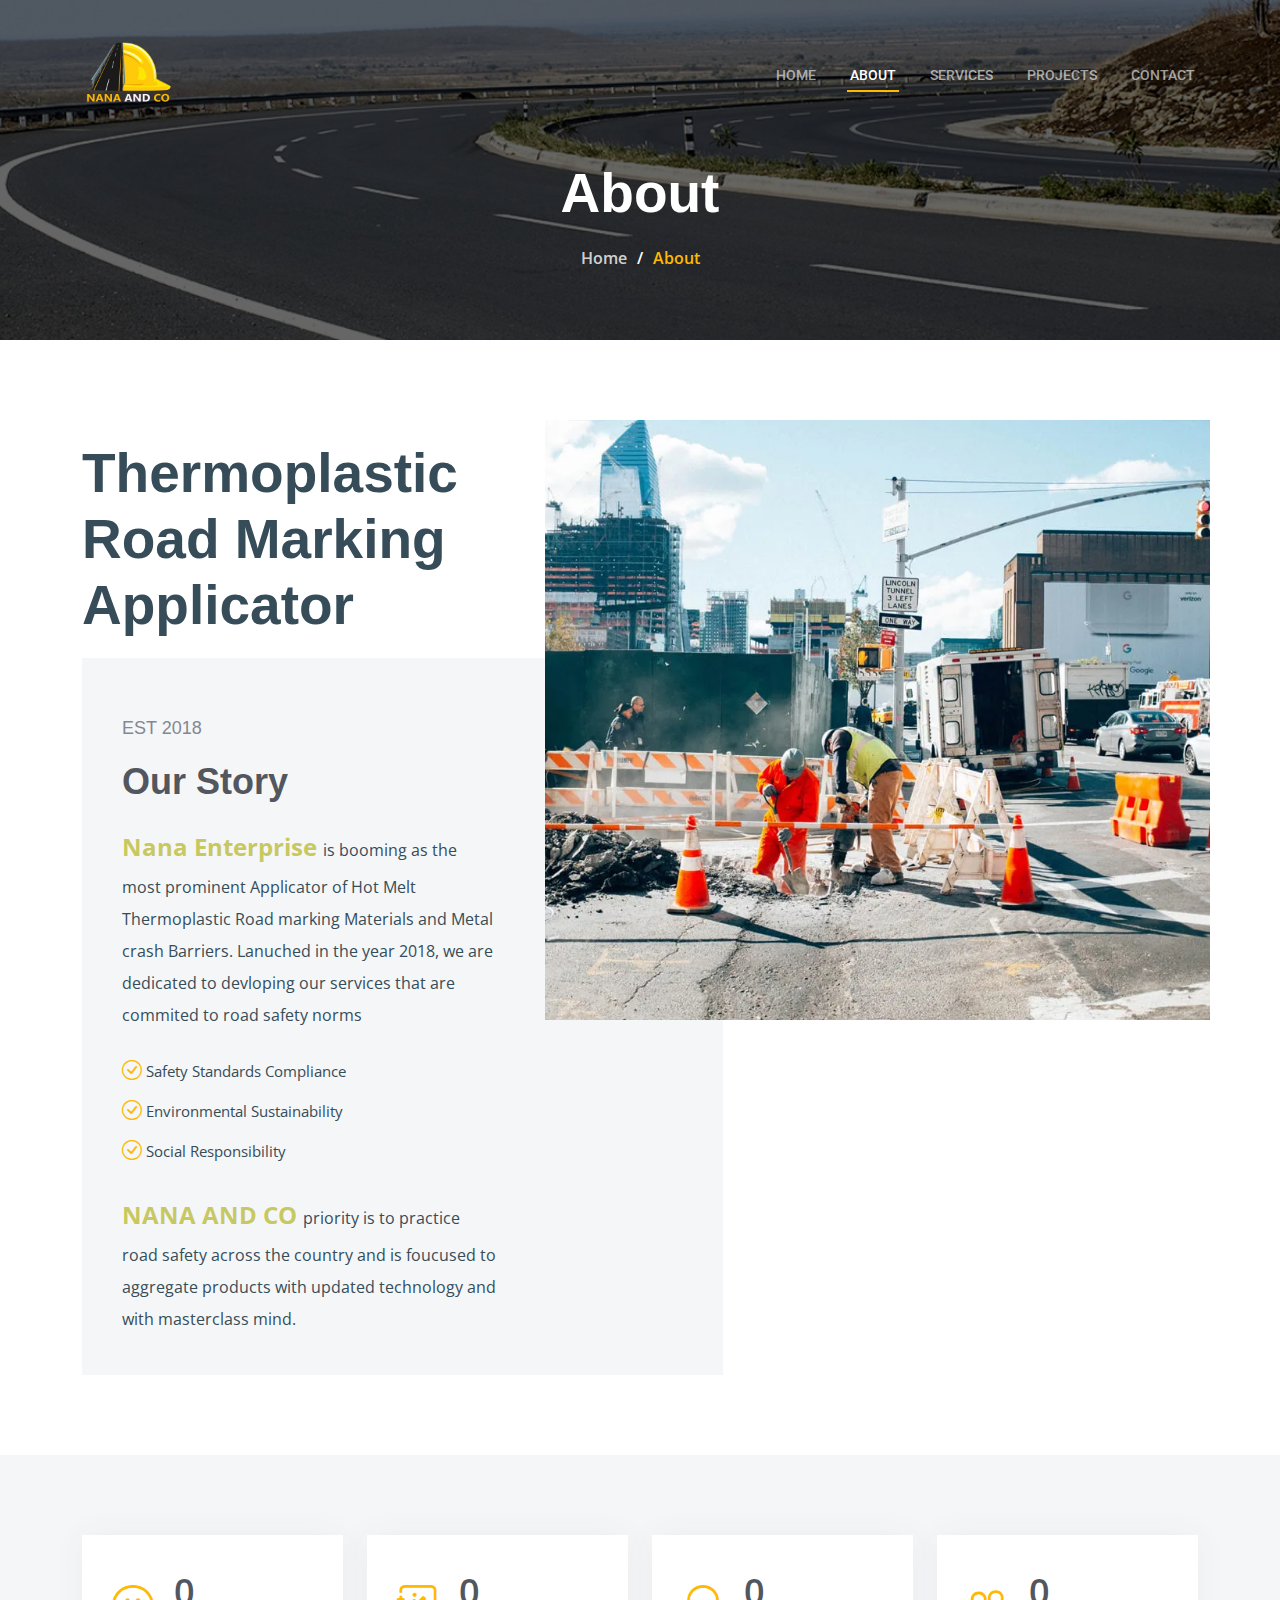
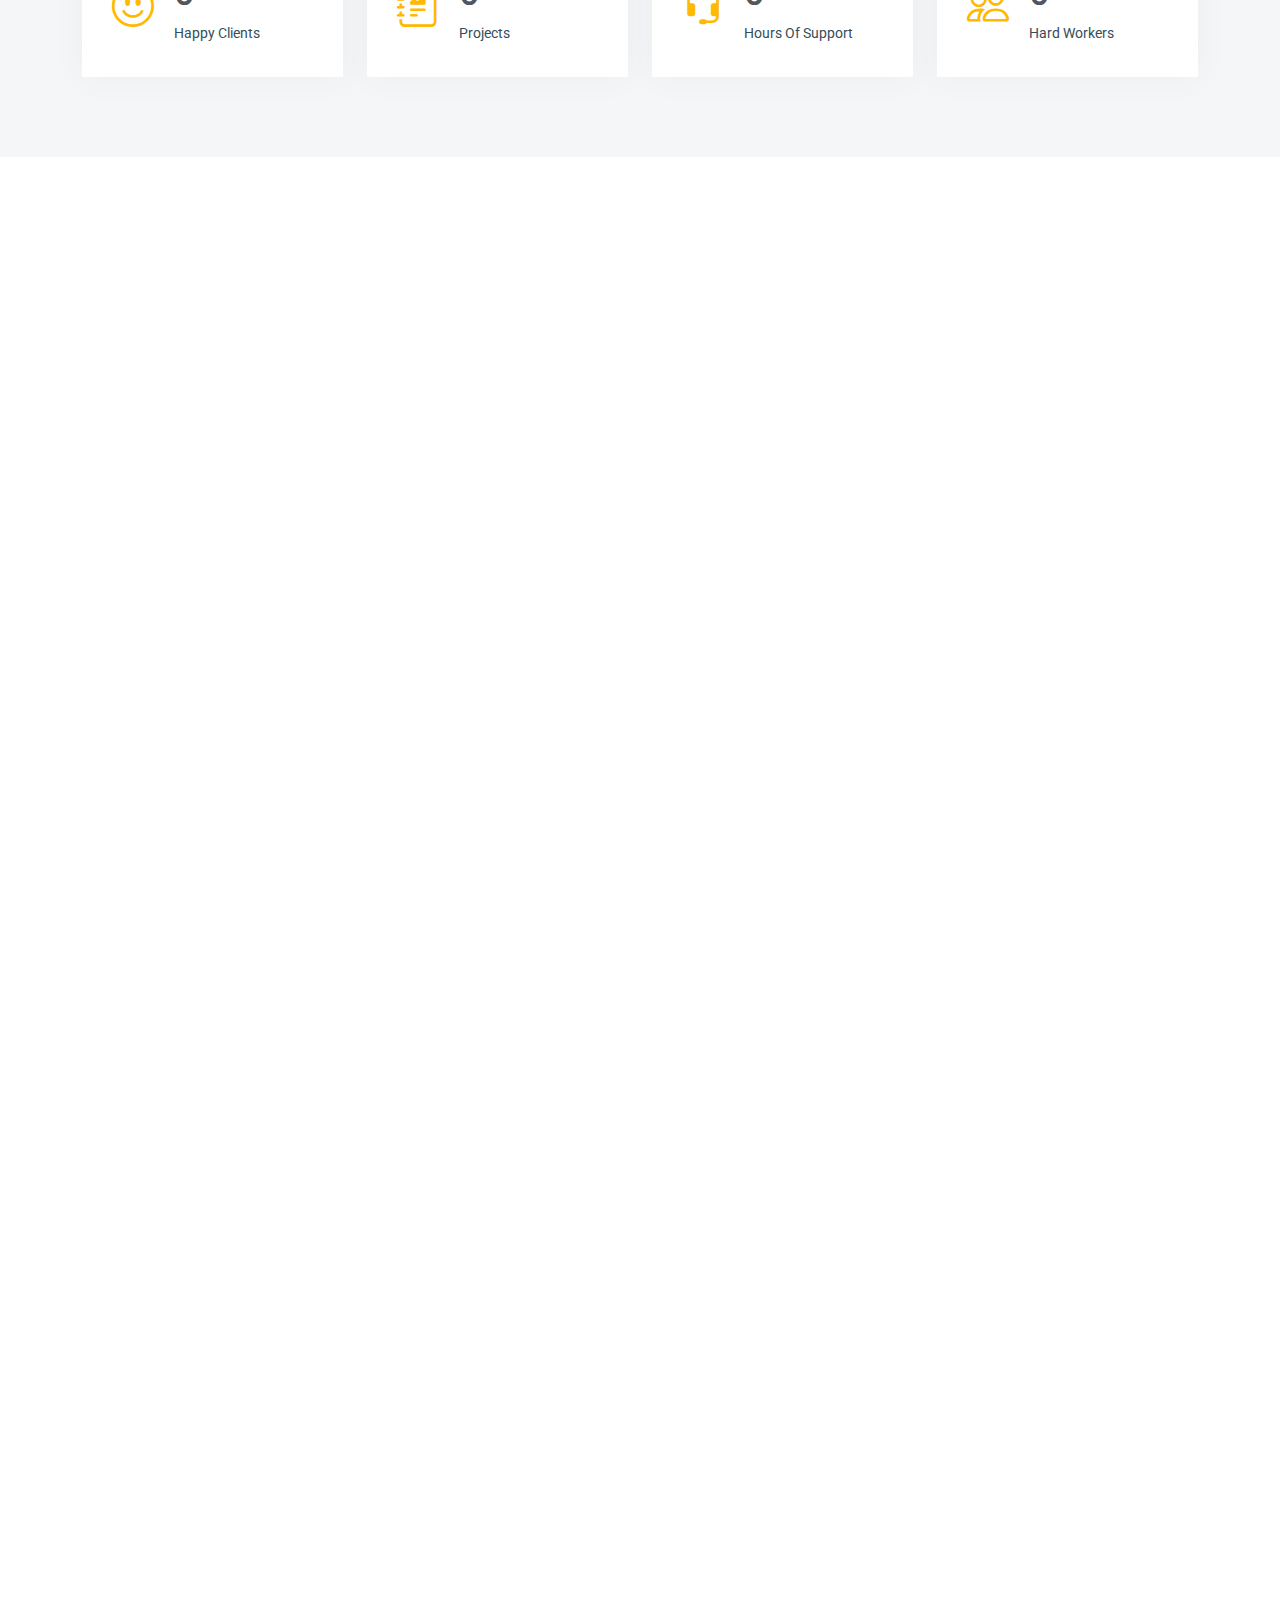
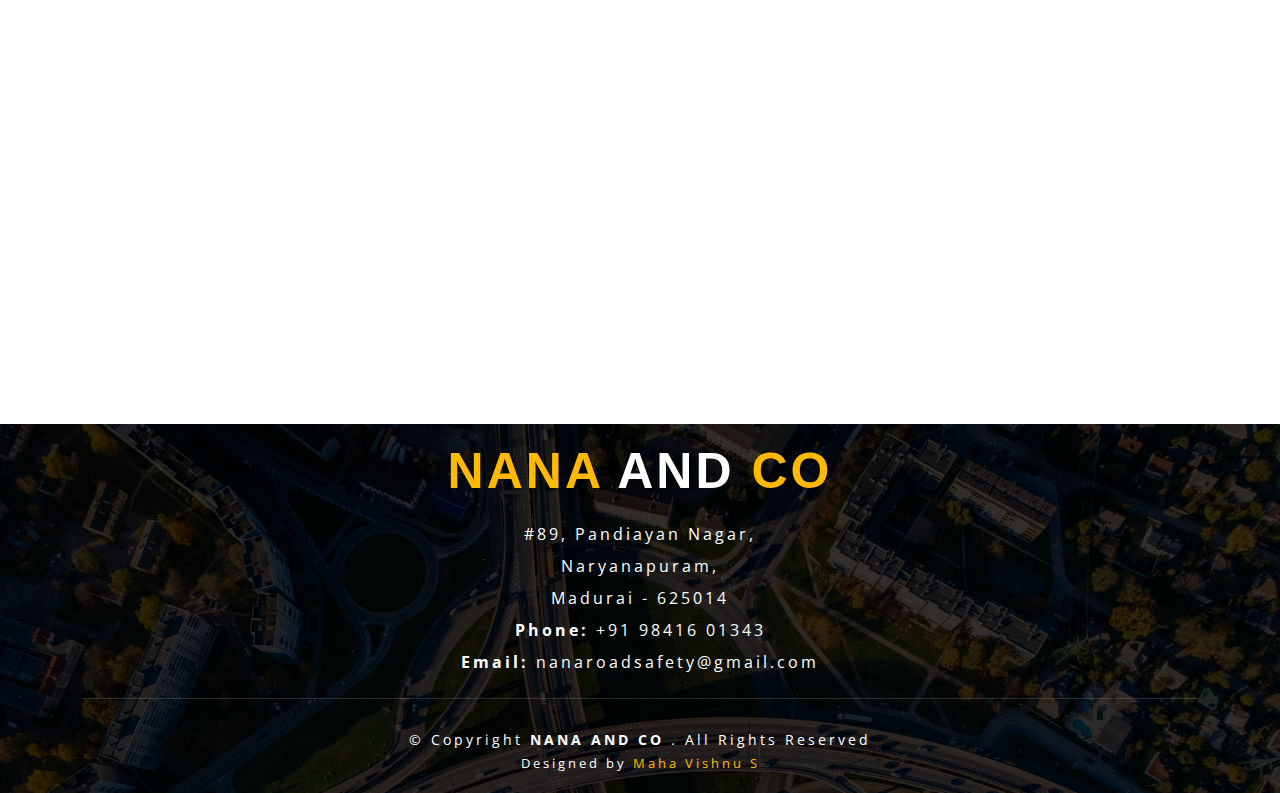
<file: about.html>
<!DOCTYPE html>
<html lang="en">

<head>
  <meta charset="utf-8">
  <meta content="width=device-width, initial-scale=1.0" name="viewport">

  <title>About - NANA AND CO </title>
  <meta name="description" content="Learn about NANA AND CO, a leading provider of high-quality Thermoplastic Road Marking solutions. Discover our commitment to road safety, innovation, and excellence in road marking services.">
<meta name="keywords" content="NANA AND CO, Thermoplastic Road Marking, road safety, road marking solutions, innovative road markings, excellence in road services">
<meta name="author" content="NANA AND CO">
<meta name="robots" content="index, follow">
<meta name="viewport" content="width=device-width, initial-scale=1.0">
<meta name="googlebot" content="index, follow">

<meta name="contact" content="nanaroadsafety@gmail.com">
<meta name="phone" content="+91 98416 01343">
<meta name="address" content="#89, Pandiayan Nagar, Naryanapuram, Madurai - 625014">
<meta name="business-hours" content="Monday to Friday: 8:00 AM - 5:00 PM">
<meta name="geo.region" content="Country-Code">
<meta name="geo.placename" content="City, State">
<meta name="geo.position" content="Latitude;Longitude">
<meta name="ICBM" content="Latitude, Longitude">
<!-- Open Graph meta tags for social media sharing -->
    <meta property="og:title" content="Thermoplastic Road Marking Applicator - NANA AND CO">
    <meta property="og:description" content="Discover our high-quality thermoplastic road marking applicators for superior road safety.">
    <meta property="og:image" content="URL_TO_YOUR_LOGO_OR_FEATURED_IMAGE">
    <meta property="og:url" content="URL_TO_YOUR_WEBSITE">
    <meta property="og:site_name" content="thermoplastic road marking in tamil nadu" />
    <meta property="og:description" content="Explore our high-quality Thermoplastic Road Marking Applicator for precise and durable pavement markings. Enhance road safety with our efficient marking equipment." />

   <!-- Twitter Card meta tags for Twitter sharing -->
    <meta name="twitter:card" content="thermoplastic road marking in tamil nadu">
    <meta name="twitter:site" content="@YourTwitterHandle">
    <meta name="twitter:title" content="Thermoplastic Road Marking Applicator - NANA AND CO">
    <meta name="twitter:description" content="Explore advanced thermoplastic road marking applicators for efficient and durable road markings.">
    <meta name="twitter:image" content="URL_TO_YOUR_LOGO_OR_FEATURED_IMAGE">

    <!-- Add more Open Graph and Twitter tags as needed -->

    <!-- Geo Meta Tags -->
    <meta name="geo.region" content="IN-TN" />
    <meta name="geo.placename" content="Chennai" />
    <meta name="geo.position" content="13.083694;80.270186" />
    <meta name="ICBM" content="13.083694, 80.270186" />
    <meta name="country" content="India">

    <!-- Other Meta Tags -->
    <meta itemprop="name" content="thermoplastic road marking in tamil nadu | NANA AND CO">
    <meta itemprop="description" content="Explore the latest Thermoplastic Road Marking Applicator technology for efficient and durable road marking applications.">
    <meta itemprop="image" content="URL_TO_YOUR_LOGO/assets/img/logo.png">
    <meta itemprop="url" href="URL_TO_YOUR_LOGO" />

    <!-- Store Information Meta Tags -->
    <meta name="storeinfo.storeid" content="inweb" />
    <meta name="storeinfo.storename" content="Country-India" />
    <meta name="storeinfo.storetype" content="PUBLIC_CONSUMER" />
    <meta name="storeinfo.salestype" content="DIRECT" />
    <meta name="taxonomytype" content="contactus" />

    <!-- Page Title Meta Tags -->
    <meta name='PageTitle' content='thermoplastic road marking in tamil nadu'>
    <meta name='pageName' content='thermoplastic road marking in tamil nadu'>
    <!-- Page Title -->
    <title>Contact - NANA AND CO </title>

    <!-- Mobile Specific Meta Tag -->
    <meta name="viewport" content="width=device-width, initial-scale=1">

    <!-- Format Detection -->
    <meta name="format-detection" content="telephone=no">
    <link rel="canonical" href="url">
    <meta name="robots" content="index,follow" />

  <!-- Favicons -->
  <link rel="apple-touch-icon" sizes="180x180" href="assets/favicon/apple-touch-icon.png">
  <link rel="icon" type="image/png" sizes="32x32" href="assets/favicon/favicon-32x32.png">
  <link rel="icon" type="image/png" sizes="16x16" href="/assets/favicon/favicon-16x16.png">


  <!-- Google Fonts -->
  <link rel="preconnect" href="https://fonts.googleapis.com">
  <link rel="preconnect" href="https://fonts.gstatic.com" crossorigin>
  <link href="https://fonts.googleapis.com/css2?family=Open+Sans:ital,wght@0,300;0,400;0,500;0,600;0,700;1,300;1,400;1,600;1,700&family=Roboto:ital,wght@0,300;0,400;0,500;0,600;0,700;1,300;1,400;1,500;1,600;1,700&family=Work+Sans:ital,wght@0,300;0,400;0,500;0,600;0,700;1,300;1,400;1,500;1,600;1,700&display=swap" rel="stylesheet">

  <!-- Vendor CSS Files -->
  <link href="assets/vendor/bootstrap/css/bootstrap.min.css" rel="stylesheet">
  <link href="assets/vendor/bootstrap-icons/bootstrap-icons.css" rel="stylesheet">
  <link href="assets/vendor/fontawesome-free/css/all.min.css" rel="stylesheet">
  <link href="assets/vendor/aos/aos.css" rel="stylesheet">
  <link href="assets/vendor/glightbox/css/glightbox.min.css" rel="stylesheet">
  <link href="assets/vendor/swiper/swiper-bundle.min.css" rel="stylesheet">

  <!-- Template Main CSS File -->
  <link href="assets/css/main.css" rel="stylesheet">
  <link href="assets/css/Home.css" rel="stylesheet">
  <link href="assets/css/style.css" rel="stylesheet">

</head>

<body>

  <!-- ======= Header ======= -->
  <header id="header" class="header d-flex align-items-center">
    <div class="container-fluid container-xl d-flex align-items-center justify-content-between" >

      <a href="index.html" class="logo d-flex align-items-center">
        <!-- Uncomment the line below if you also wish to use an image logo -->
        <img src="assets/images/nana-co-logo.webp" alt="Nana Co logo">
        <!--<h1><span>Nana&</span>Co<span>.</span></h1> -->
      </a>

      <i class="mobile-nav-toggle mobile-nav-show bi bi-list"></i>
      <i class="mobile-nav-toggle mobile-nav-hide d-none bi bi-x"></i>
      <nav id="navbar" class="navbar">
        <ul>
          <li><a href="index.html">Home</a></li>
          <li><a href="about.html" class="active">About</a></li>
          <li><a href="services.html">Services</a></li>
          <li><a href="projects.html">Projects</a></li>
          <li><a href="contact.html">Contact</a></li>
        </ul>
      </nav><!-- .navbar -->

    </div>
  </header><!-- End Header -->

  <main id="main">

    <!-- ======= Breadcrumbs ======= -->
    <div class="breadcrumbs d-flex align-items-center" style="background-image: url('assets/images/header.webp');" alt="NANA AND CO">
      <div class="container position-relative d-flex flex-column align-items-center" data-aos="fade">

        <h2>About</h2>
        <ol>
          <li><a href="index.html">Home</a></li>
          <li>About</li>
        </ol>

      </div>
    </div><!-- End Breadcrumbs -->

    <!-- ======= About Section ======= -->
    <section id="about" class="about">
      <div class="container" data-aos="fade-up">

        <div class="row position-relative">

          <div class="col-lg-7 about-img" style="background-image: url(assets/images/about.webp);" alt="Nana Enterprise"></div>

          <div class="col-lg-7">
            <h2>Thermoplastic Road Marking Applicator</h2>
            <div class="our-story">
              <h4>Est 2018</h4>
              <h3>Our Story</h3>
              <p><span style="font-weight: bold; font-size: x-large; color: rgba(180, 180, 29, 0.708);">Nana Enterprise </span>is booming as the most prominent Applicator of Hot Melt Thermoplastic Road marking Materials and Metal crash Barriers. Lanuched in the year 2018, we are dedicated to devloping our services that are commited to road safety norms
              </p>
              <ul>
                <li><i class="bi bi-check-circle"></i> <span>Safety Standards Compliance</span></li>
                <li><i class="bi bi-check-circle"></i> <span>Environmental Sustainability</span></li>
                <li><i class="bi bi-check-circle"></i> <span>Social Responsibility</span></li>
              </ul>
              <p><span style="font-weight: bold; font-size: x-large; color: rgba(180, 180, 29, 0.708);">NANA AND CO </span>priority is to practice road safety across the country and is foucused to aggregate products with updated technology and with masterclass mind.</p>

              <!-- <div class="watch-video d-flex align-items-center position-relative">
                <i class="bi bi-play-circle"></i>
                <a href="https://www.youtube.com/watch?v=LXb3EKWsInQ" class="glightbox stretched-link">Watch Video</a>
              </div> -->
            </div>
          </div>

        </div>

      </div>
    </section>
    <!-- End About Section -->

    <!-- ======= Stats Counter Section ======= -->
    <section id="stats-counter" class="stats-counter section-bg">
      <div class="container">

        <div class="row gy-4">

          <div class="col-lg-3 col-md-6">
            <div class="stats-item d-flex align-items-center w-100 h-100">
              <i class="bi bi-emoji-smile color-blue flex-shrink-0"></i>
              <div>
                <span data-purecounter-start="0" data-purecounter-end="32" data-purecounter-duration="1" class="purecounter"></span>
                <p>Happy Clients</p>
              </div>
            </div>
          </div><!-- End Stats Item -->

          <div class="col-lg-3 col-md-6">
            <div class="stats-item d-flex align-items-center w-100 h-100">
              <i class="bi bi-journal-richtext color-orange flex-shrink-0"></i>
              <div>
                <span data-purecounter-start="0" data-purecounter-end="51" data-purecounter-duration="1" class="purecounter"></span>
                <p>Projects</p>
              </div>
            </div>
          </div><!-- End Stats Item -->

          <div class="col-lg-3 col-md-6">
            <div class="stats-item d-flex align-items-center w-100 h-100">
              <i class="bi bi-headset color-green flex-shrink-0"></i>
              <div>
                <span data-purecounter-start="0" data-purecounter-end="463" data-purecounter-duration="1" class="purecounter"></span>
                <p>Hours Of Support</p>
              </div>
            </div>
          </div><!-- End Stats Item -->

          <div class="col-lg-3 col-md-6">
            <div class="stats-item d-flex align-items-center w-100 h-100">
              <i class="bi bi-people color-pink flex-shrink-0"></i>
              <div>
                <span data-purecounter-start="0" data-purecounter-end="15" data-purecounter-duration="1" class="purecounter"></span>
                <p>Hard Workers</p>
              </div>
            </div>
          </div><!-- End Stats Item -->

        </div>

      </div>
    </section><!-- End Stats Counter Section -->

  </section>
  <section class="u-clearfix u-section-3" id="carousel_1196" style="padding-bottom: 0;">
    <div class="u-clearfix u-sheet u-valign-middle u-sheet-1">
      <div class="data-layout-selected u-clearfix u-expanded-width u-layout-wrap u-layout-wrap-1">
        <div class="u-layout">
          <div class="u-layout-row">
            <div class="u-container-align-left u-container-style u-layout-cell u-size-22-lg u-size-22-xl u-size-60-md u-size-60-sm u-size-60-xs u-layout-cell-1" data-animation-name="customAnimationIn" data-animation-duration="1500">
              <div class="u-container-layout u-valign-top u-container-layout-1">
                <h2 class="u-align-left u-text u-text-1">about company</h2>
                <p class="u-align-left u-text u-text-2"><span style="font-weight: bold; font-size: x-large; color: rgba(180, 180, 29, 0.708);">Nana Enterprise </span>is booming as the most prominent Applicator of Hot Melt Thermoplastic Road marking Materials and Metal crash Barriers. Lanuched in the year 2018, we are dedicated to devloping our services that are commited to road safety norms
                </p>
              </div>
            </div>
            <div class="u-align-left u-container-style u-image u-layout-cell u-size-21-lg u-size-21-xl u-size-60-md u-size-60-sm u-size-60-xs u-image-1" data-image-width="690" data-image-height="878" data-animation-name="customAnimationIn" data-animation-duration="1500" data-animation-delay="500">
              <div class="u-container-layout u-container-layout-2"></div>
            </div>
            <div class="u-container-style u-layout-cell u-size-17-lg u-size-17-xl u-size-60-md u-size-60-sm u-size-60-xs u-layout-cell-3" data-animation-name="customAnimationIn" data-animation-duration="1500" data-animation-delay="250">
              <div class="u-container-layout u-container-layout-3">
                <p class="u-text u-text-3">The infrastructure of any country is the identity and backbone of the country's economy. Nana Enterprise takes the spotlight in equipping the road infrastructure with thermoplastic road marking materials. India is covered with over six million km of well-connected roads, we thrive to equip such safely built roads with highly innovative technology and with authorized professionals. </p>
                <div class="u-palette-3-base u-shape u-shape-rectangle u-shape-1 hidden-items" ></div>
              </div>
            </div>
          </div>
        </div>
      </div>
    </div>
  </section>
  <section class="u-clearfix u-section-4" id="sec-52b7" style="padding: 0;">
    <div class="u-clearfix u-sheet u-valign-middle u-sheet-1">
      <div class="data-layout-selected u-clearfix u-expanded-width u-gutter-20 u-layout-wrap u-layout-wrap-1">
        <div class="u-layout">
          <div class="u-layout-row">
            <div class="u-size-36 u-size-60-md">
              <div class="u-layout-col">
                <div class="u-size-20">
                  <div class="u-layout-row">
                    <div class="u-align-center u-container-align-left u-container-style u-layout-cell u-size-30 u-white u-layout-cell-1">
                      <div class="u-container-layout u-valign-middle u-container-layout-1">
                        <div class="custom-expanded u-image u-image-circle u-image-1" data-image-width="700" data-image-height="700" data-animation-name="customAnimationIn" data-animation-duration="1500" data-animation-delay="500"></div>
                      </div>
                    </div>
                    <div class="u-align-right u-container-align-right u-container-style u-layout-cell u-size-30 u-layout-cell-2" data-animation-name="customAnimationIn" data-animation-duration="1500" data-animation-delay="500">
                      <div class="u-container-layout u-valign-middle u-container-layout-2">
                        <h2 class="u-align-right u-text u-text-1">About</h2>
                        <p class="u-align-right u-text u-text-2"><span style="font-weight: bold; font-size: x-large; color: rgba(180, 180, 29, 0.708);">NANA AND CO </span>priority is to practice road safety across the country and is foucused to aggregate products with updated technology and with masterclass mind.</p>
                        <a href="" class="u-align-right u-btn u-button-style u-btn-1" data-animation-name="" data-animation-duration="0" data-animation-delay="0" data-animation-direction="">read more</a>
                        </p>
                      </div>
                    </div>
                  </div>
                </div>
                <div class="u-size-40">
                  <div class="u-layout-row">
                    <div class="u-align-right u-container-style u-layout-cell u-size-60 u-white u-layout-cell-3">
                      <div class="u-container-layout u-container-layout-3">
                        <img class="u-expanded-height u-image u-image-2" src="assets/images/asphalt-road-tuscany-italy.webp" data-image-width="625" data-image-height="417" data-animation-name="customAnimationIn" data-animation-duration="1500" data-animation-delay="250" alt="ABOUT COMPANY">
                      </div>
                    </div>
                  </div>
                </div>
              </div>
            </div>
            <div class="u-size-24 u-size-60-md ">
              <div class="u-layout-col">
                <div class="u-container-align-center u-container-style u-layout-cell u-shape-rectangle u-size-60 u-layout-cell-4">
                  <div class="u-container-layout u-container-layout-4">
                    <div class="custom-expanded u-absolute-hcenter-lg u-palette-3-base u-shape u-shape-rectangle u-shape-1" data-animation-name="customAnimationIn" data-animation-duration="1500" data-animation-delay="500"></div>
                    <div class="custom-expanded u-image u-image-circle u-image-3" data-image-width="626" data-image-height="626" data-animation-name="customAnimationIn" data-animation-duration="1500" data-animation-delay="0"></div>
                  </div>
                </div>
              </div>
            </div>
          </div>
        </div>
      </div>
    </div>
  </section>
  <!-- ======= Footer ======= -->
  <footer id="footer" class="footer">

    <div class="footer-content text-center position-relative">
      <div class="container">
              <h3><span style="color: #FEB900;">NANA </span>AND <span style="color: #FEB900;">CO</span></h3>
              <p>
                #89, Pandiayan Nagar, <br>
                Naryanapuram,<br>
                Madurai - 625014<br>
                <strong>Phone:</strong> +91 98416 01343<br>
                <strong>Email:</strong> nanaroadsafety@gmail.com<br>
              </p>
      </div>
    </div>

    <div class="footer-legal text-center position-relative">
      <div class="container">
        <div class="copyright">
          &copy; Copyright <strong><span>NANA AND CO </span></strong>. All Rights Reserved
        </div>
        <div class="credits">
          Designed by <a href="https://www.linkedin.com/in/maha-vishnu-s-4a2760268/">Maha Vishnu S</a>
        </div>
      </div>
    </div>

  </footer>
  <!-- End Footer -->

  <a href="#" class="scroll-top d-flex align-items-center justify-content-center"><i class="bi bi-arrow-up-short"></i></a>

  <div id="preloader"></div>

  <!-- Vendor JS Files -->
  <script src="assets/vendor/bootstrap/js/bootstrap.bundle.min.js"></script>
  <script src="assets/vendor/aos/aos.js"></script>
  <script src="assets/vendor/glightbox/js/glightbox.min.js"></script>
  <script src="assets/vendor/isotope-layout/isotope.pkgd.min.js"></script>
  <script src="assets/vendor/swiper/swiper-bundle.min.js"></script>
  <script src="assets/vendor/purecounter/purecounter_vanilla.js"></script>
  <script src="assets/vendor/php-email-form/validate.js"></script>
  

  <!-- Template Main JS File -->
  <script src="assets/js/main.js"></script>
  <script class="u-script" type="text/javascript" src="assets/js/jquery.js" defer=""></script>
  <script class="u-script" type="text/javascript" src="assets/js/index.js" defer=""></script>

</body>

</html>
</file>
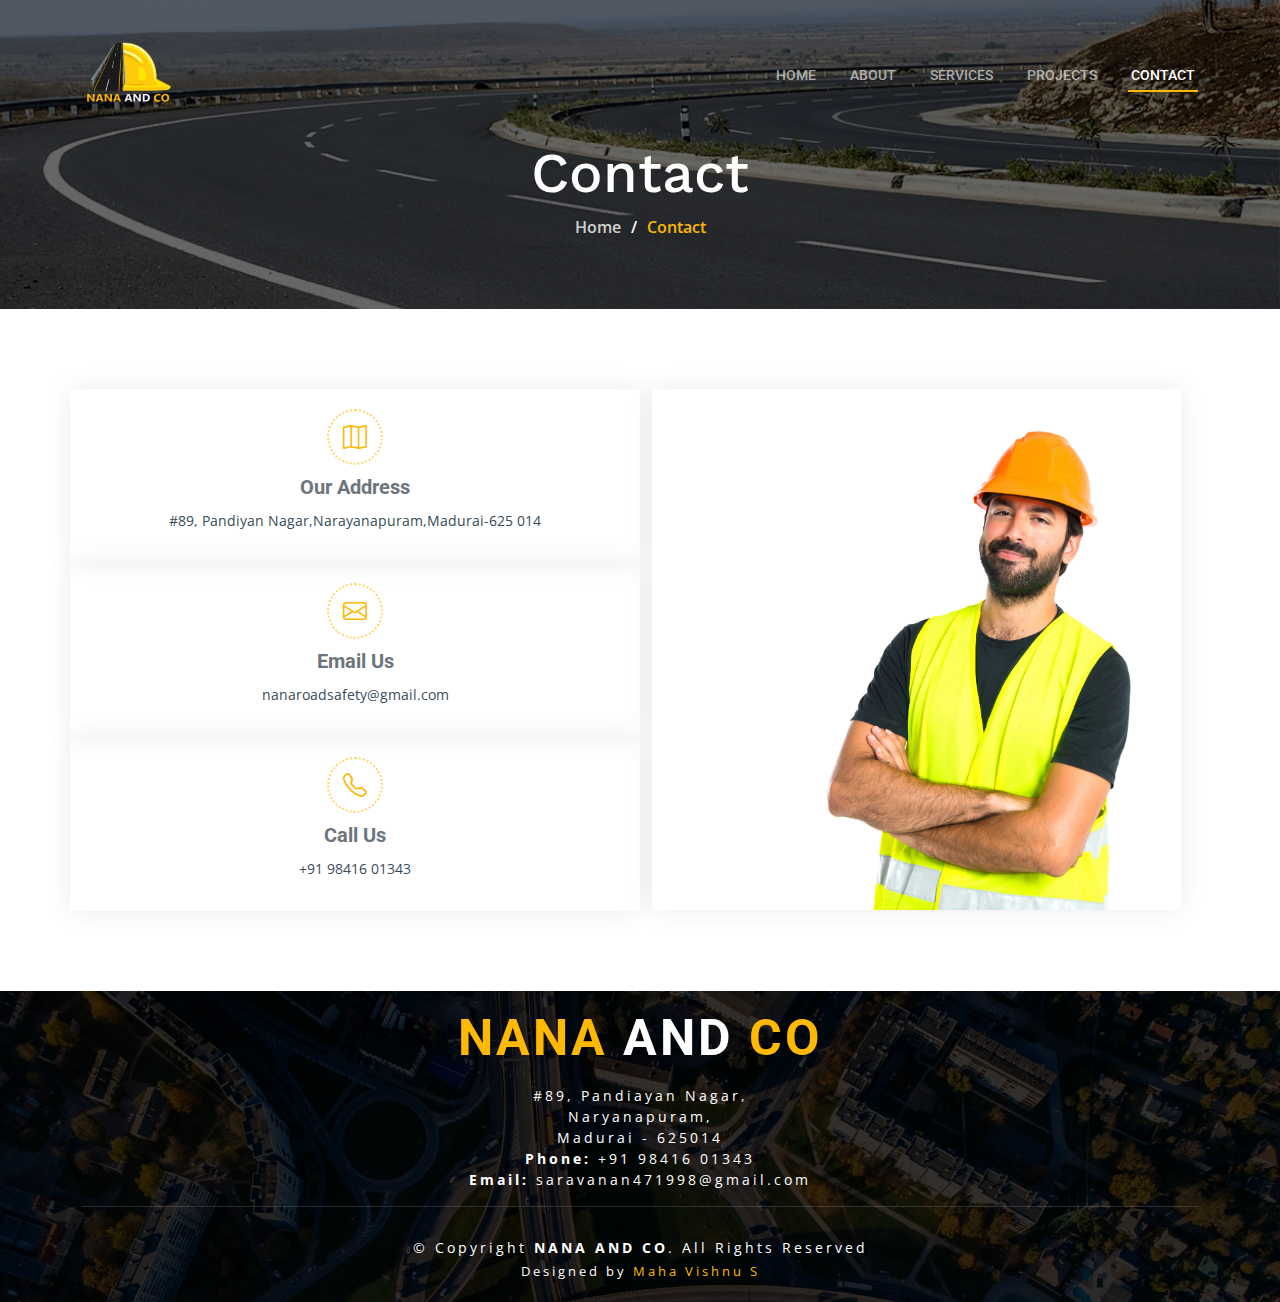
<file: contact.html>
<!DOCTYPE html>
<html lang="en">

<head>
  <meta charset="utf-8">
  <meta content="width=device-width, initial-scale=1.0" name="viewport">

<meta name="description" content="Contact NANA AND CO for high-quality Thermoplastic Road Marking solutions. Reach out to us for durable and reliable road marking services.">
<meta name="keywords" content="NANA AND CO, Thermoplastic Road Marking, road marking solutions, road safety, durable road markings, road marking applicator, road safety equipment, traffic management, pavement marking, Reflective road markings, Line painting equipment">
<meta name="author" content="NANA AND CO">
<meta name="robots" content="index, follow">
<meta name="viewport" content="width=device-width, initial-scale=1.0">
<meta name="googlebot" content="index, follow">
<meta name="contact" content="nanaroadsafety@gmail.com">
<meta name="phone" content="+91 98416 01343">
<meta name="address" content="#89, Pandiayan Nagar, Naryanapuram, Madurai - 625014">
<meta name="business-hours" content="Monday to Friday: 8:00 AM - 5:00 PM">
    <meta name="title" content="NANA AND CO">
    <meta name="CACHE-CONTROL" content="PUBLIC">
    <meta name="Copyright" content="NANA AND CO">
    <meta name="Developer" content="Maha Vishnu S">
    <meta name="Publisher" content="NANA AND Co">
    <meta name="Logo-Designer" content="Vignesh.A">

<!-- Open Graph meta tags for social media sharing -->
    <meta property="og:title" content="Thermoplastic Road Marking Applicator - NANA AND CO">
    <meta property="og:description" content="Discover our high-quality thermoplastic road marking applicators for superior road safety.">
    <meta property="og:image" content="URL_TO_YOUR_LOGO_OR_FEATURED_IMAGE">
    <meta property="og:url" content="URL_TO_YOUR_WEBSITE">
    <meta property="og:site_name" content="thermoplastic road marking in tamil nadu" />
    <meta property="og:description" content="Explore our high-quality Thermoplastic Road Marking Applicator for precise and durable pavement markings. Enhance road safety with our efficient marking equipment." />

   <!-- Twitter Card meta tags for Twitter sharing -->
    <meta name="twitter:card" content="thermoplastic road marking in tamil nadu">
    <meta name="twitter:site" content="@YourTwitterHandle">
    <meta name="twitter:title" content="Thermoplastic Road Marking Applicator - NANA AND CO">
    <meta name="twitter:description" content="Explore advanced thermoplastic road marking applicators for efficient and durable road markings.">
    <meta name="twitter:image" content="URL_TO_YOUR_LOGO_OR_FEATURED_IMAGE">

    <!-- Add more Open Graph and Twitter tags as needed -->

    <!-- Geo Meta Tags -->
    <meta name="geo.region" content="IN-TN" />
    <meta name="geo.placename" content="Chennai" />
    <meta name="geo.position" content="13.083694;80.270186" />
    <meta name="ICBM" content="13.083694, 80.270186" />
    <meta name="country" content="India">

    <!-- Other Meta Tags -->
    <meta itemprop="name" content="thermoplastic road marking in tamil nadu | NANA AND CO">
    <meta itemprop="description" content="Explore the latest Thermoplastic Road Marking Applicator technology for efficient and durable road marking applications.">
    <meta itemprop="image" content="URL_TO_YOUR_LOGO/assets/img/logo.png">
    <meta itemprop="url" href="URL_TO_YOUR_LOGO" />

    <!-- Store Information Meta Tags -->
    <meta name="storeinfo.storeid" content="inweb" />
    <meta name="storeinfo.storename" content="Country-India" />
    <meta name="storeinfo.storetype" content="PUBLIC_CONSUMER" />
    <meta name="storeinfo.salestype" content="DIRECT" />
    <meta name="taxonomytype" content="contactus" />

    <!-- Page Title Meta Tags -->
    <meta name='PageTitle' content='thermoplastic road marking in tamil nadu'>
    <meta name='pageName' content='thermoplastic road marking in tamil nadu'>
    <!-- Page Title -->
    <title>Contact - NANA AND CO </title>

    <!-- Mobile Specific Meta Tag -->
    <meta name="viewport" content="width=device-width, initial-scale=1">

    <!-- Geo Tags -->
    <meta name="geo.region" content="IN-TN" />
    <meta name="geo.position" content="12.794811;79.000641" />
    <meta name="ICBM" content="12.794811, 79.000641" />


    <!-- Format Detection -->
    <meta name="format-detection" content="telephone=no">
    <link rel="canonical" href="url">
    <meta name="robots" content="index,follow" /> 

  <!-- Favicons -->
  <link rel="apple-touch-icon" sizes="180x180" href="assets/favicon/apple-touch-icon.png">
  <link rel="icon" type="image/png" sizes="32x32" href="assets/favicon/favicon-32x32.png">
  <link rel="icon" type="image/png" sizes="16x16" href="/assets/favicon/favicon-16x16.png">

  <!-- Google Fonts -->
  <link rel="preconnect" href="https://fonts.googleapis.com">
  <link rel="preconnect" href="https://fonts.gstatic.com" crossorigin>
  <link href="https://fonts.googleapis.com/css2?family=Open+Sans:ital,wght@0,300;0,400;0,500;0,600;0,700;1,300;1,400;1,600;1,700&family=Roboto:ital,wght@0,300;0,400;0,500;0,600;0,700;1,300;1,400;1,500;1,600;1,700&family=Work+Sans:ital,wght@0,300;0,400;0,500;0,600;0,700;1,300;1,400;1,500;1,600;1,700&display=swap" rel="stylesheet">

  <!-- Vendor CSS Files -->
  <link href="assets/vendor/bootstrap/css/bootstrap.min.css" rel="stylesheet">
  <link href="assets/vendor/bootstrap-icons/bootstrap-icons.css" rel="stylesheet">
  <link href="assets/vendor/fontawesome-free/css/all.min.css" rel="stylesheet">
  <link href="assets/vendor/aos/aos.css" rel="stylesheet">
  <link href="assets/vendor/glightbox/css/glightbox.min.css" rel="stylesheet">
  <link href="assets/vendor/swiper/swiper-bundle.min.css" rel="stylesheet">

  <!-- Template Main CSS File -->
  <link href="assets/css/main.css" rel="stylesheet">
</head>

<body>

  <!-- ======= Header ======= -->
  <header id="header" class="header d-flex align-items-center">
    <div class="container-fluid container-xl d-flex align-items-center justify-content-between" >

      <a href="index.html" class="logo d-flex align-items-center">
        <!-- Uncomment the line below if you also wish to use an image logo -->
        <img src="assets/images/nana-co-logo.webp" alt="Nana&Co logo" >
        <!--<h1><span>Nana&</span>Co<span>.</span></h1> -->
      </a>

      <i class="mobile-nav-toggle mobile-nav-show bi bi-list"></i>
      <i class="mobile-nav-toggle mobile-nav-hide d-none bi bi-x"></i>
      <nav id="navbar" class="navbar">
        <ul>
          <li><a href="index.html">Home</a></li>
          <li><a href="about.html">About</a></li>
          <li><a href="services.html">Services</a></li>
          <li><a href="projects.html">Projects</a></li>
          <li><a href="contact.html" class="active">Contact</a></li>
        </ul>
      </nav><!-- .navbar -->

    </div>
  </header><!-- End Header -->

  <main id="main">

    <!-- ======= Breadcrumbs ======= -->
    <div class="breadcrumbs d-flex align-items-center" style="background-image: url('assets/images/header.webp');" alt="Contact">
      <div class="container position-relative d-flex flex-column align-items-center" data-aos="fade">

        <h2>Contact</h2>
        <ol>
          <li><a href="index.html">Home</a></li>
          <li>Contact</li>
        </ol>

      </div>
    </div><!-- End Breadcrumbs -->

    <!-- ======= Contact Section ======= -->
    <section id="contact" class="contact">
      <div class="container" data-aos="fade-up" data-aos-delay="100">

        <div class="row gy-4">
          
          <div class="col-lg-6">
            <div class="row">
            <div class="info-item  d-flex flex-column justify-content-center align-items-center align-row">
              <i class="bi bi-map"></i>
              <h3>Our Address</h3>
              <p>#89, Pandiyan Nagar,Narayanapuram,Madurai-625 014</p>
            </div>
          </div><!-- End Info Item -->

          <div class="row">
            <div class="info-item d-flex flex-column justify-content-center align-items-center align-row">
              <i class="bi bi-envelope"></i>
              <h3>Email Us</h3>
              <p>nanaroadsafety@gmail.com</p>
            </div>
          </div><!-- End Info Item -->

          <div class="row">
            <div class="info-item  d-flex flex-column justify-content-center align-items-center align-row">
              <i class="bi bi-telephone"></i>
              <h3>Call Us</h3>
              <p>+91 98416 01343</p>
            </div>
          </div><!-- End Info Item -->
        </div>
        <div class="col-lg-6 contact-img">
          <img src="assets/images/workman-with-his-arms-crossed-white-background.webp" alt="Contact us">
        </div><!-- End Contact Image -->
      </div>
    </section>

  </main><!-- End #main -->

  <footer id="footer" class="footer">

    <div class="footer-content text-center position-relative">
      <div class="container">
              <h3><span style="color: #FEB900;">NANA </span>AND <span style="color: #FEB900;">CO</span></h3>
              <p>
                #89, Pandiayan Nagar, <br>
                Naryanapuram,<br>
                Madurai - 625014<br>
                <strong>Phone:</strong> +91 98416 01343<br>
                <strong>Email:</strong> saravanan471998@gmail.com<br>
              </p>
      </div>
    </div>

    <div class="footer-legal text-center position-relative">
      <div class="container">
        <div class="copyright">
          &copy; Copyright <strong><span>NANA AND CO</span></strong>. All Rights Reserved
        </div>
        <div class="credits">
          Designed by <a href="https://www.linkedin.com/in/maha-vishnu-s-4a2760268/">Maha Vishnu S</a>
        </div>
      </div>
    </div>

  </footer>
  <!-- End Footer -->

  <a href="#" class="scroll-top d-flex align-items-center justify-content-center"><i class="bi bi-arrow-up-short"></i></a>

  <div id="preloader"></div>

  <!-- Vendor JS Files -->
  <script src="assets/vendor/bootstrap/js/bootstrap.bundle.min.js"></script>
  <script src="assets/vendor/aos/aos.js"></script>
  <script src="assets/vendor/glightbox/js/glightbox.min.js"></script>
  <script src="assets/vendor/isotope-layout/isotope.pkgd.min.js"></script>
  <script src="assets/vendor/swiper/swiper-bundle.min.js"></script>
  <script src="assets/vendor/purecounter/purecounter_vanilla.js"></script>
  <script src="assets/vendor/php-email-form/validate.js"></script>

  <!-- Template Main JS File -->
  <script src="assets/js/main.js"></script>

</body>

</html>
</file>
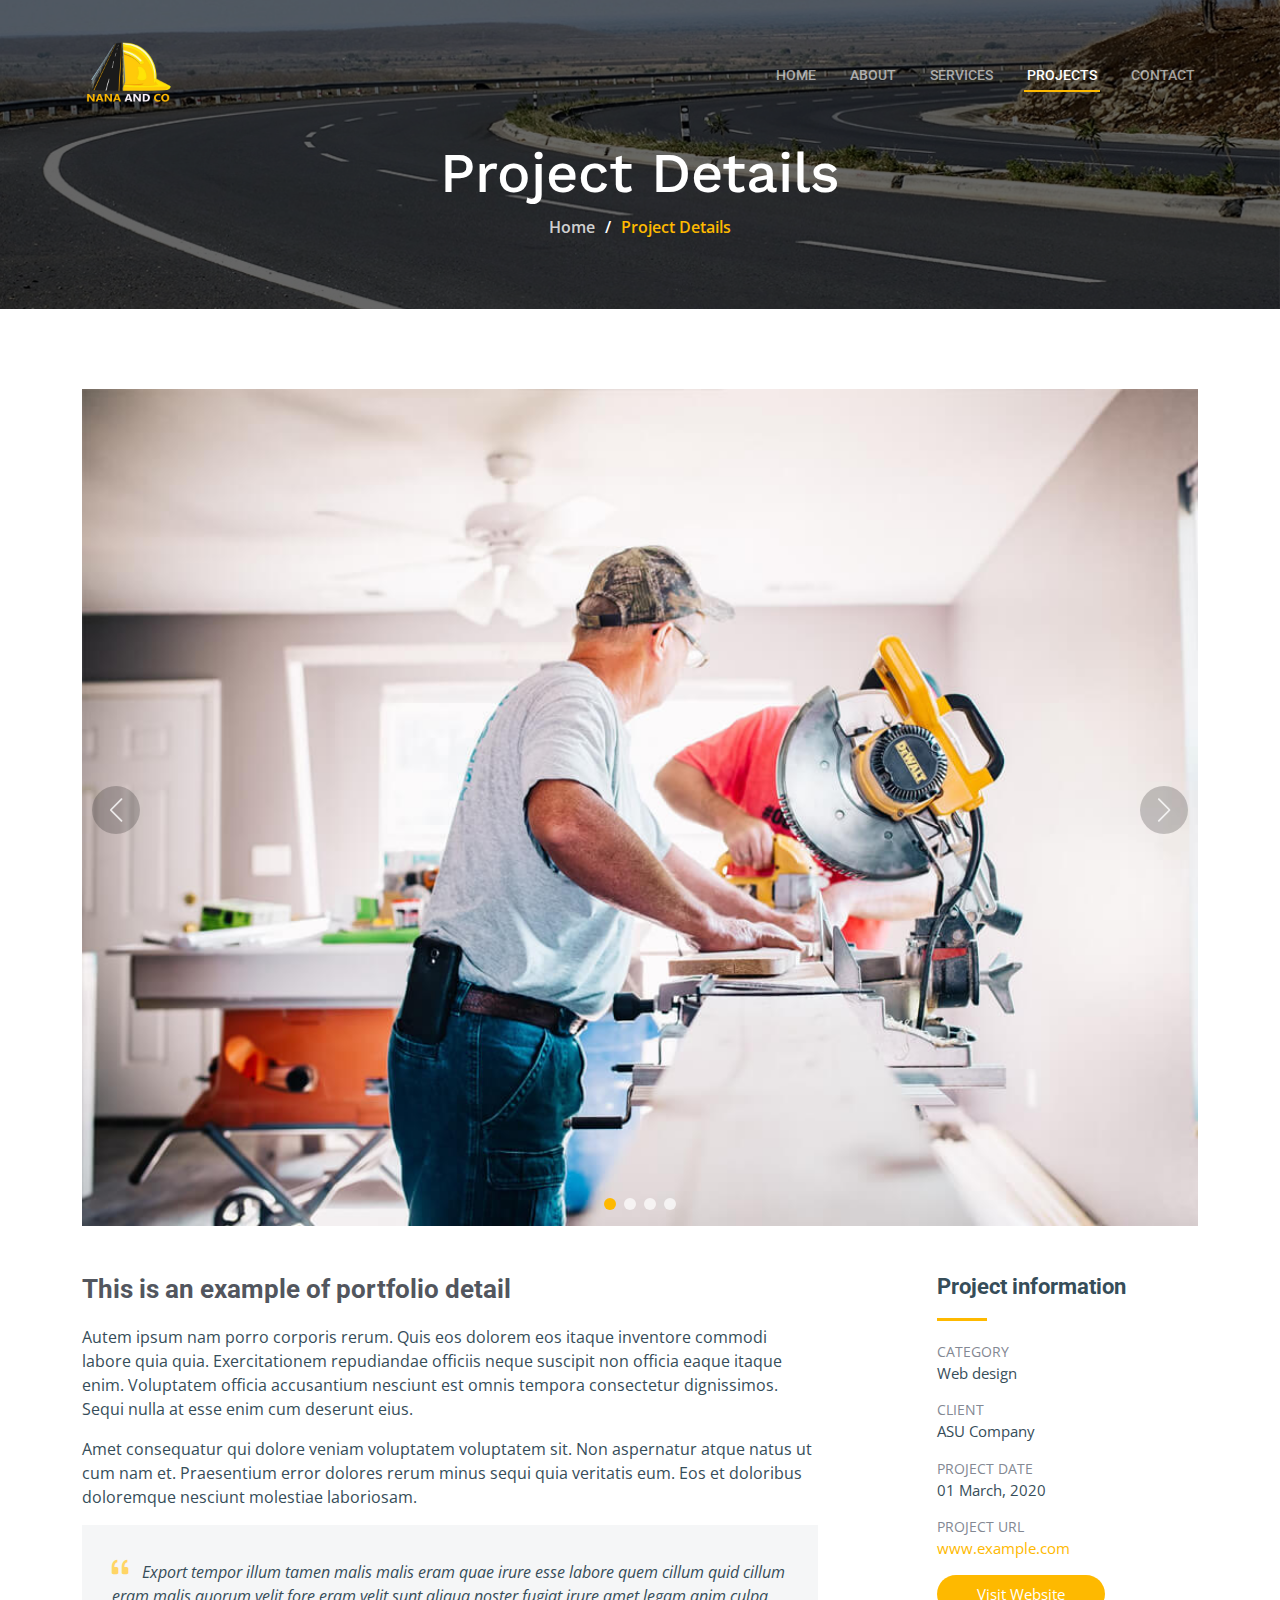
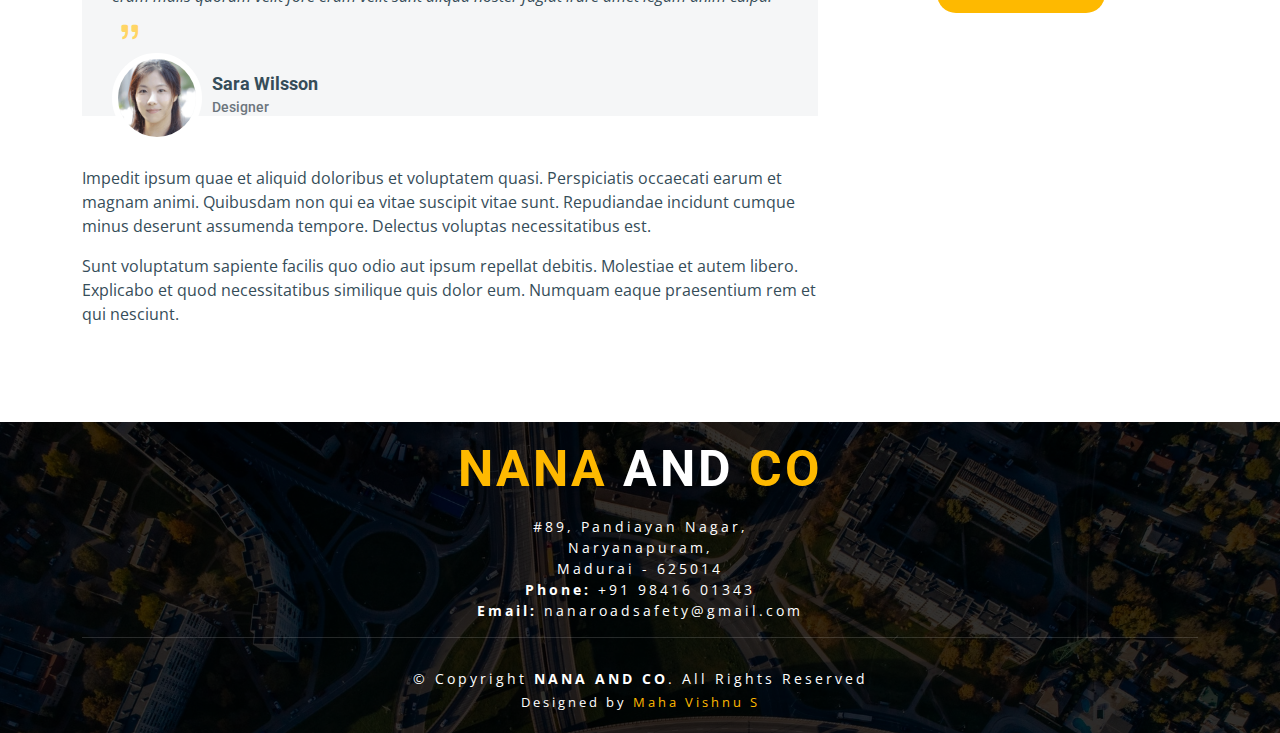
<file: project-details.html>
<!DOCTYPE html>
<html lang="en">

<head>
  <meta charset="utf-8">
  <meta content="width=device-width, initial-scale=1.0" name="viewport">

  <title>Project Details - NANA AND CO </title>
  <meta name="description" content="Contact NANA AND CO for high-quality Thermoplastic Road Marking solutions. Reach out to us for durable and reliable road marking services.">
  <meta name="keywords" content="NANA AND CO, Thermoplastic Road Marking, road marking solutions, road safety, durable road markings, road marking applicator, road safety equipment, traffic management, pavement marking, Reflective road markings, Line painting equipment">
  <meta name="author" content="NANA AND CO">
    <meta name="title" content="NANA AND CO">
    <meta name="CACHE-CONTROL" content="PUBLIC">
    <meta name="Copyright" content="NANA AND CO">
    <meta name="Developer" content="Maha Vishnu S">
    <meta name="Publisher" content="NANA AND Co">
    <meta name="Logo-Designer" content="Vignesh.A">
    <meta name="robots" content="index, follow">
    <meta name="viewport" content="width=device-width, initial-scale=1.0">
    <meta name="googlebot" content="index, follow">
    <meta name="contact" content="nanaroadsafety@gmail.com">
    <meta name="phone" content="+91 98416 01343">
    <meta name="address" content="#89, Pandiayan Nagar, Naryanapuram, Madurai - 625014">
    <meta name="business-hours" content="Monday to Friday: 8:00 AM - 5:00 PM">

    <!-- Open Graph meta tags for social media sharing -->
    <meta property="og:title" content="Thermoplastic Road Marking Applicator - NANA AND CO">
    <meta property="og:description" content="Discover our high-quality thermoplastic road marking applicators for superior road safety.">
    <meta property="og:image" content="URL_TO_YOUR_LOGO_OR_FEATURED_IMAGE">
    <meta property="og:url" content="URL_TO_YOUR_WEBSITE">
    <meta property="og:site_name" content="thermoplastic road marking in tamil nadu" />
    <meta property="og:description" content="Explore our high-quality Thermoplastic Road Marking Applicator for precise and durable pavement markings. Enhance road safety with our efficient marking equipment." />

   <!-- Twitter Card meta tags for Twitter sharing -->
    <meta name="twitter:card" content="thermoplastic road marking in tamil nadu">
    <meta name="twitter:site" content="@YourTwitterHandle">
    <meta name="twitter:title" content="Thermoplastic Road Marking Applicator - NANA AND CO">
    <meta name="twitter:description" content="Explore advanced thermoplastic road marking applicators for efficient and durable road markings.">
    <meta name="twitter:image" content="URL_TO_YOUR_LOGO_OR_FEATURED_IMAGE">

    <!-- Add more Open Graph and Twitter tags as needed -->

    <!-- Geo Meta Tags -->
    <meta name="geo.region" content="IN-TN" />
    <meta name="geo.placename" content="Chennai" />
    <meta name="geo.position" content="13.083694;80.270186" />
    <meta name="ICBM" content="13.083694, 80.270186" />
    <meta name="country" content="India">

    <!-- Other Meta Tags -->
    <meta itemprop="name" content="thermoplastic road marking in tamil nadu | NANA AND CO">
    <meta itemprop="description" content="Explore the latest Thermoplastic Road Marking Applicator technology for efficient and durable road marking applications.">
    <meta itemprop="image" content="URL_TO_YOUR_LOGO/assets/img/logo.png">
    <meta itemprop="url" href="URL_TO_YOUR_LOGO" />

    <!-- Store Information Meta Tags -->
    <meta name="storeinfo.storeid" content="inweb" />
    <meta name="storeinfo.storename" content="Country-India" />
    <meta name="storeinfo.storetype" content="PUBLIC_CONSUMER" />
    <meta name="storeinfo.salestype" content="DIRECT" />
    <meta name="taxonomytype" content="contactus" />

    <!-- Page Title Meta Tags -->
    <meta name='PageTitle' content='thermoplastic road marking in tamil nadu'>
    <meta name='pageName' content='thermoplastic road marking in tamil nadu'>
    <!-- Page Title -->
    <title>Contact - NANA AND CO </title>

    <!-- Mobile Specific Meta Tag -->
    <meta name="viewport" content="width=device-width, initial-scale=1">

    <!-- Geo Tags -->
    <meta name="geo.region" content="IN-TN" />
    <meta name="geo.position" content="12.794811;79.000641" />
    <meta name="ICBM" content="12.794811, 79.000641" />


    <!-- Format Detection -->
    <meta name="format-detection" content="telephone=no">
    <link rel="canonical" href="url">
    <meta name="robots" content="index,follow" />

  <!-- Favicons -->
  <link rel="apple-touch-icon" sizes="180x180" href="assets/favicon/apple-touch-icon.png">
  <link rel="icon" type="image/png" sizes="32x32" href="assets/favicon/favicon-32x32.png">
  <link rel="icon" type="image/png" sizes="16x16" href="/assets/favicon/favicon-16x16.png">

  <!-- Google Fonts -->
  <link rel="preconnect" href="https://fonts.googleapis.com">
  <link rel="preconnect" href="https://fonts.gstatic.com" crossorigin>
  <link href="https://fonts.googleapis.com/css2?family=Open+Sans:ital,wght@0,300;0,400;0,500;0,600;0,700;1,300;1,400;1,600;1,700&family=Roboto:ital,wght@0,300;0,400;0,500;0,600;0,700;1,300;1,400;1,500;1,600;1,700&family=Work+Sans:ital,wght@0,300;0,400;0,500;0,600;0,700;1,300;1,400;1,500;1,600;1,700&display=swap" rel="stylesheet">

  <!-- Vendor CSS Files -->
  <link href="assets/vendor/bootstrap/css/bootstrap.min.css" rel="stylesheet">
  <link href="assets/vendor/bootstrap-icons/bootstrap-icons.css" rel="stylesheet">
  <link href="assets/vendor/fontawesome-free/css/all.min.css" rel="stylesheet">
  <link href="assets/vendor/aos/aos.css" rel="stylesheet">
  <link href="assets/vendor/glightbox/css/glightbox.min.css" rel="stylesheet">
  <link href="assets/vendor/swiper/swiper-bundle.min.css" rel="stylesheet">

  <!-- Template Main CSS File -->
  <link href="assets/css/main.css" rel="stylesheet">


</head>

<body>

  <!-- ======= Header ======= -->
  <header id="header" class="header d-flex align-items-center">
    <div class="container-fluid container-xl d-flex align-items-center justify-content-between" >

      <a href="index.html" class="logo d-flex align-items-center">
        <!-- Uncomment the line below if you also wish to use an image logo -->
        <img src="assets/images/nana-co-logo.webp" alt="Nana&Co logo" >
        <!--<h1><span>Nana&</span>Co<span>.</span></h1> -->
      </a>

      <i class="mobile-nav-toggle mobile-nav-show bi bi-list"></i>
      <i class="mobile-nav-toggle mobile-nav-hide d-none bi bi-x"></i>
      <nav id="navbar" class="navbar">
        <ul>
          <li><a href="index.html">Home</a></li>
          <li><a href="about.html">About</a></li>
          <li><a href="services.html">Services</a></li>
          <li><a href="projects.html" class="active">Projects</a></li>
          <li><a href="contact.html">Contact</a></li>
        </ul>
      </nav><!-- .navbar -->

    </div>
  </header><!-- End Header -->

  <main id="main">

    <!-- ======= Breadcrumbs ======= -->
    <div class="breadcrumbs d-flex align-items-center" style="background-image: url('assets/images/header.webp');">
      <div class="container position-relative d-flex flex-column align-items-center" data-aos="fade">

        <h2>Project Details</h2>
        <ol>
          <li><a href="index.html">Home</a></li>
          <li>Project Details</li>
        </ol>

      </div>
    </div><!-- End Breadcrumbs -->

    <!-- ======= Projet Details Section ======= -->
    <section id="project-details" class="project-details">
      <div class="container" data-aos="fade-up" data-aos-delay="100">

        <div class="position-relative h-100">
          <div class="slides-1 portfolio-details-slider swiper">
            <div class="swiper-wrapper align-items-center">

              <div class="swiper-slide">
                <img src="assets/img/projects/remodeling-1.jpg" alt="remodeling">
              </div>

              <div class="swiper-slide">
                <img src="assets/img/projects/construction-1.jpg" alt="construction">
              </div>

              <div class="swiper-slide">
                <img src="assets/img/projects/design-1.jpg" alt="design">
              </div>

              <div class="swiper-slide">
                <img src="assets/img/projects/repairs-1.jpg" alt="repairs">
              </div>

            </div>
            <div class="swiper-pagination"></div>
          </div>
          <div class="swiper-button-prev"></div>
          <div class="swiper-button-next"></div>

        </div>

        <div class="row justify-content-between gy-4 mt-4">

          <div class="col-lg-8">
            <div class="portfolio-description">
              <h2>This is an example of portfolio detail</h2>
              <p>
                Autem ipsum nam porro corporis rerum. Quis eos dolorem eos itaque inventore commodi labore quia quia. Exercitationem repudiandae officiis neque suscipit non officia eaque itaque enim. Voluptatem officia accusantium nesciunt est omnis tempora consectetur dignissimos. Sequi nulla at esse enim cum deserunt eius.
              </p>
              <p>
                Amet consequatur qui dolore veniam voluptatem voluptatem sit. Non aspernatur atque natus ut cum nam et. Praesentium error dolores rerum minus sequi quia veritatis eum. Eos et doloribus doloremque nesciunt molestiae laboriosam.
              </p>

              <div class="testimonial-item">
                <p>
                  <i class="bi bi-quote quote-icon-left"></i>
                  Export tempor illum tamen malis malis eram quae irure esse labore quem cillum quid cillum eram malis quorum velit fore eram velit sunt aliqua noster fugiat irure amet legam anim culpa.
                  <i class="bi bi-quote quote-icon-right"></i>
                </p>
                <div>
                  <img src="assets/img/testimonials/testimonials-2.jpg" class="testimonial-img" alt="">
                  <h3>Sara Wilsson</h3>
                  <h4>Designer</h4>
                </div>
              </div>

              <p>
                Impedit ipsum quae et aliquid doloribus et voluptatem quasi. Perspiciatis occaecati earum et magnam animi. Quibusdam non qui ea vitae suscipit vitae sunt. Repudiandae incidunt cumque minus deserunt assumenda tempore. Delectus voluptas necessitatibus est.

              <p>
                Sunt voluptatum sapiente facilis quo odio aut ipsum repellat debitis. Molestiae et autem libero. Explicabo et quod necessitatibus similique quis dolor eum. Numquam eaque praesentium rem et qui nesciunt.
              </p>

            </div>
          </div>

          <div class="col-lg-3">
            <div class="portfolio-info">
              <h3>Project information</h3>
              <ul>
                <li><strong>Category</strong> <span>Web design</span></li>
                <li><strong>Client</strong> <span>ASU Company</span></li>
                <li><strong>Project date</strong> <span>01 March, 2020</span></li>
                <li><strong>Project URL</strong> <a href="#">www.example.com</a></li>
                <li><a href="#" class="btn-visit align-self-start">Visit Website</a></li>
              </ul>
            </div>
          </div>

        </div>

      </div>
    </section><!-- End Projet Details Section -->

  </main><!-- End #main -->

  <!-- ======= Footer ======= -->
  <footer id="footer" class="footer">

    <div class="footer-content text-center position-relative">
      <div class="container">
              <h3><span style="color: #FEB900;">NANA </span>AND <span style="color: #FEB900;">CO</span></h3>
              <p>
                #89, Pandiayan Nagar, <br>
                Naryanapuram,<br>
                Madurai - 625014<br>
                <strong>Phone:</strong> +91 98416 01343<br>
                <strong>Email:</strong> nanaroadsafety@gmail.com<br>
              </p>
      </div>
    </div>

    <div class="footer-legal text-center position-relative">
      <div class="container">
        <div class="copyright">
          &copy; Copyright <strong><span>NANA AND CO</span></strong>. All Rights Reserved
        </div>
        <div class="credits">
          Designed by <a href="https://www.linkedin.com/in/maha-vishnu-s-4a2760268/">Maha Vishnu S</a>
        </div>
      </div>
    </div>

  </footer>
  <!-- End Footer -->

  <a href="#" class="scroll-top d-flex align-items-center justify-content-center"><i class="bi bi-arrow-up-short"></i></a>

  <div id="preloader"></div>

  <!-- Vendor JS Files -->
  <script src="assets/vendor/bootstrap/js/bootstrap.bundle.min.js"></script>
  <script src="assets/vendor/aos/aos.js"></script>
  <script src="assets/vendor/glightbox/js/glightbox.min.js"></script>
  <script src="assets/vendor/isotope-layout/isotope.pkgd.min.js"></script>
  <script src="assets/vendor/swiper/swiper-bundle.min.js"></script>
  <script src="assets/vendor/purecounter/purecounter_vanilla.js"></script>
  <script src="assets/vendor/php-email-form/validate.js"></script>

  <!-- Template Main JS File -->
  <script src="assets/js/main.js"></script>

</body>

</html>
</file>
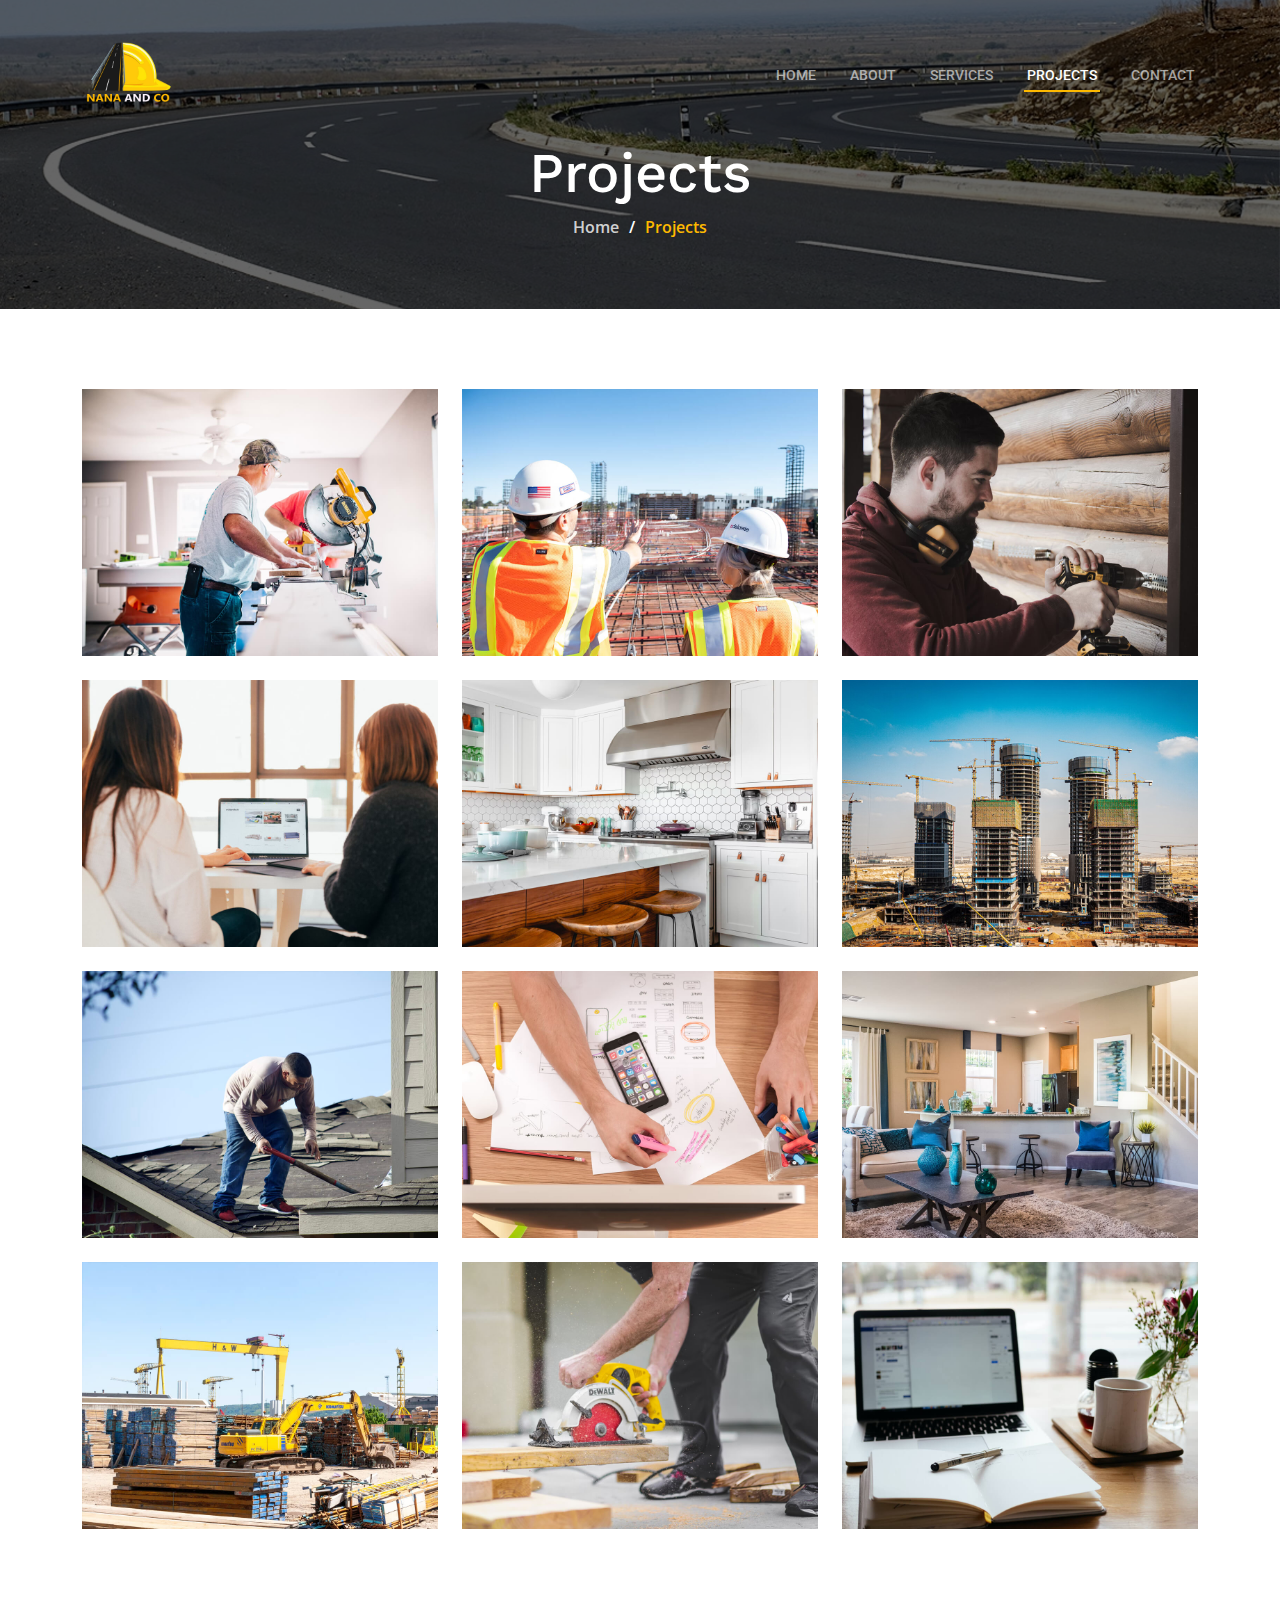
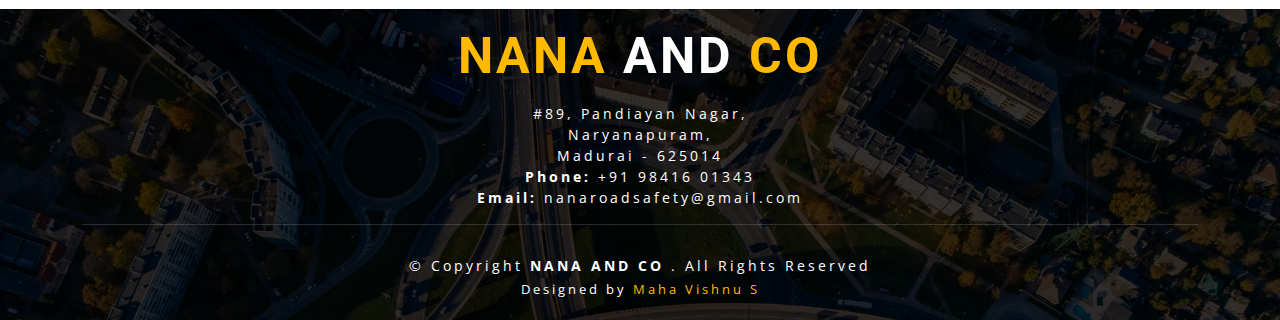
<file: projects.html>
<!DOCTYPE html>
<html lang="en">

<head>
  <meta charset="utf-8">
  <meta content="width=device-width, initial-scale=1.0" name="viewport">

  <title>Projects - NANA AND CO </title>
  <meta content="" name="description">
  <meta content="" name="keywords">

  <!-- Favicons -->
  <link rel="apple-touch-icon" sizes="180x180" href="assets/favicon/apple-touch-icon.png">
  <link rel="icon" type="image/png" sizes="32x32" href="assets/favicon/favicon-32x32.png">
  <link rel="icon" type="image/png" sizes="16x16" href="/assets/favicon/favicon-16x16.png">

  <!-- Google Fonts -->
  <link rel="preconnect" href="https://fonts.googleapis.com">
  <link rel="preconnect" href="https://fonts.gstatic.com" crossorigin>
  <link href="https://fonts.googleapis.com/css2?family=Open+Sans:ital,wght@0,300;0,400;0,500;0,600;0,700;1,300;1,400;1,600;1,700&family=Roboto:ital,wght@0,300;0,400;0,500;0,600;0,700;1,300;1,400;1,500;1,600;1,700&family=Work+Sans:ital,wght@0,300;0,400;0,500;0,600;0,700;1,300;1,400;1,500;1,600;1,700&display=swap" rel="stylesheet">

  <!-- Vendor CSS Files -->
  <link href="assets/vendor/bootstrap/css/bootstrap.min.css" rel="stylesheet">
  <link href="assets/vendor/bootstrap-icons/bootstrap-icons.css" rel="stylesheet">
  <link href="assets/vendor/fontawesome-free/css/all.min.css" rel="stylesheet">
  <link href="assets/vendor/aos/aos.css" rel="stylesheet">
  <link href="assets/vendor/glightbox/css/glightbox.min.css" rel="stylesheet">
  <link href="assets/vendor/swiper/swiper-bundle.min.css" rel="stylesheet">

  <!-- Template Main CSS File -->
  <link href="assets/css/main.css" rel="stylesheet">
</head>

<body>

  <!-- ======= Header ======= -->
  <header id="header" class="header d-flex align-items-center">
    <div class="container-fluid container-xl d-flex align-items-center justify-content-between" >

      <a href="index.html" class="logo d-flex align-items-center">
        <!-- Uncomment the line below if you also wish to use an image logo -->
        <img src="assets/images/nana-co-logo.webp" alt="Nana&Co logo" >
        <!--<h1><span>Nana&</span>Co<span>.</span></h1> -->
      </a>

      <i class="mobile-nav-toggle mobile-nav-show bi bi-list"></i>
      <i class="mobile-nav-toggle mobile-nav-hide d-none bi bi-x"></i>
      <nav id="navbar" class="navbar">
        <ul>
          <li><a href="index.html">Home</a></li>
          <li><a href="about.html">About</a></li>
          <li><a href="services.html">Services</a></li>
          <li><a href="projects.html" class="active">Projects</a></li>
          <li><a href="contact.html">Contact</a></li>
        </ul>
      </nav><!-- .navbar -->

    </div>
  </header><!-- End Header -->

  <main id="main">

    <!-- ======= Breadcrumbs ======= -->
    <div class="breadcrumbs d-flex align-items-center" style="background-image: url('assets/images/header.webp');">
      <div class="container position-relative d-flex flex-column align-items-center" data-aos="fade">

        <h2>Projects</h2>
        <ol>
          <li><a href="index.html">Home</a></li>
          <li>Projects</li>
        </ol>

      </div>
    </div><!-- End Breadcrumbs -->

    <!-- ======= Our Projects Section ======= -->
    <section id="projects" class="projects">
      <div class="container" data-aos="fade-up">

        <div class="portfolio-isotope" data-portfolio-filter="*" data-portfolio-layout="masonry" data-portfolio-sort="original-order">
          <div class="row gy-4 portfolio-container" data-aos="fade-up" data-aos-delay="200">

            <div class="col-lg-4 col-md-6 portfolio-item filter-remodeling">
              <div class="portfolio-content h-100">
                <img src="assets/img/projects/remodeling-1.jpg" class="img-fluid" alt="">
                <div class="portfolio-info">
                  <h4>Remodeling 1</h4>
                  <p>Lorem ipsum, dolor sit amet consectetur</p>
                  <a href="assets/img/projects/remodeling-1.jpg" title="Remodeling 1" data-gallery="portfolio-gallery-remodeling" class="glightbox preview-link"><i class="bi bi-zoom-in"></i></a>
                  <a href="project-details.html" title="More Details" class="details-link"><i class="bi bi-link-45deg"></i></a>
                </div>
              </div>
            </div><!-- End Projects Item -->

            <div class="col-lg-4 col-md-6 portfolio-item filter-construction">
              <div class="portfolio-content h-100">
                <img src="assets/img/projects/construction-1.jpg" class="img-fluid" alt="">
                <div class="portfolio-info">
                  <h4>Construction 1</h4>
                  <p>Lorem ipsum, dolor sit amet consectetur</p>
                  <a href="assets/img/projects/construction-1.jpg" title="Construction 1" data-gallery="portfolio-gallery-construction" class="glightbox preview-link"><i class="bi bi-zoom-in"></i></a>
                  <a href="project-details.html" title="More Details" class="details-link"><i class="bi bi-link-45deg"></i></a>
                </div>
              </div>
            </div><!-- End Projects Item -->

            <div class="col-lg-4 col-md-6 portfolio-item filter-repairs">
              <div class="portfolio-content h-100">
                <img src="assets/img/projects/repairs-1.jpg" class="img-fluid" alt="">
                <div class="portfolio-info">
                  <h4>Repairs 1</h4>
                  <p>Lorem ipsum, dolor sit amet consectetur</p>
                  <a href="assets/img/projects/repairs-1.jpg" title="Repairs 1" data-gallery="portfolio-gallery-repairs" class="glightbox preview-link"><i class="bi bi-zoom-in"></i></a>
                  <a href="project-details.html" title="More Details" class="details-link"><i class="bi bi-link-45deg"></i></a>
                </div>
              </div>
            </div><!-- End Projects Item -->

            <div class="col-lg-4 col-md-6 portfolio-item filter-design">
              <div class="portfolio-content h-100">
                <img src="assets/img/projects/design-1.jpg" class="img-fluid" alt="">
                <div class="portfolio-info">
                  <h4>Design 1</h4>
                  <p>Lorem ipsum, dolor sit amet consectetur</p>
                  <a href="assets/img/projects/design-1.jpg" title="Repairs 1" data-gallery="portfolio-gallery-book" class="glightbox preview-link"><i class="bi bi-zoom-in"></i></a>
                  <a href="project-details.html" title="More Details" class="details-link"><i class="bi bi-link-45deg"></i></a>
                </div>
              </div>
            </div><!-- End Projects Item -->

            <div class="col-lg-4 col-md-6 portfolio-item filter-remodeling">
              <div class="portfolio-content h-100">
                <img src="assets/img/projects/remodeling-2.jpg" class="img-fluid" alt="">
                <div class="portfolio-info">
                  <h4>Remodeling 2</h4>
                  <p>Lorem ipsum, dolor sit amet consectetur</p>
                  <a href="assets/img/projects/remodeling-2.jpg" title="Remodeling 2" data-gallery="portfolio-gallery-remodeling" class="glightbox preview-link"><i class="bi bi-zoom-in"></i></a>
                  <a href="project-details.html" title="More Details" class="details-link"><i class="bi bi-link-45deg"></i></a>
                </div>
              </div>
            </div><!-- End Projects Item -->

            <div class="col-lg-4 col-md-6 portfolio-item filter-construction">
              <div class="portfolio-content h-100">
                <img src="assets/img/projects/construction-2.jpg" class="img-fluid" alt="">
                <div class="portfolio-info">
                  <h4>Construction 2</h4>
                  <p>Lorem ipsum, dolor sit amet consectetur</p>
                  <a href="assets/img/projects/construction-2.jpg" title="Construction 2" data-gallery="portfolio-gallery-construction" class="glightbox preview-link"><i class="bi bi-zoom-in"></i></a>
                  <a href="project-details.html" title="More Details" class="details-link"><i class="bi bi-link-45deg"></i></a>
                </div>
              </div>
            </div><!-- End Projects Item -->

            <div class="col-lg-4 col-md-6 portfolio-item filter-repairs">
              <div class="portfolio-content h-100">
                <img src="assets/img/projects/repairs-2.jpg" class="img-fluid" alt="">
                <div class="portfolio-info">
                  <h4>Repairs 2</h4>
                  <p>Lorem ipsum, dolor sit amet consectetur</p>
                  <a href="assets/img/projects/repairs-2.jpg" title="Repairs 2" data-gallery="portfolio-gallery-repairs" class="glightbox preview-link"><i class="bi bi-zoom-in"></i></a>
                  <a href="project-details.html" title="More Details" class="details-link"><i class="bi bi-link-45deg"></i></a>
                </div>
              </div>
            </div><!-- End Projects Item -->

            <div class="col-lg-4 col-md-6 portfolio-item filter-design">
              <div class="portfolio-content h-100">
                <img src="assets/img/projects/design-2.jpg" class="img-fluid" alt="">
                <div class="portfolio-info">
                  <h4>Design 2</h4>
                  <p>Lorem ipsum, dolor sit amet consectetur</p>
                  <a href="assets/img/projects/design-2.jpg" title="Repairs 2" data-gallery="portfolio-gallery-book" class="glightbox preview-link"><i class="bi bi-zoom-in"></i></a>
                  <a href="project-details.html" title="More Details" class="details-link"><i class="bi bi-link-45deg"></i></a>
                </div>
              </div>
            </div><!-- End Projects Item -->

            <div class="col-lg-4 col-md-6 portfolio-item filter-remodeling">
              <div class="portfolio-content h-100">
                <img src="assets/img/projects/remodeling-3.jpg" class="img-fluid" alt="">
                <div class="portfolio-info">
                  <h4>Remodeling 3</h4>
                  <p>Lorem ipsum, dolor sit amet consectetur</p>
                  <a href="assets/img/projects/remodeling-3.jpg" title="Remodeling 3" data-gallery="portfolio-gallery-remodeling" class="glightbox preview-link"><i class="bi bi-zoom-in"></i></a>
                  <a href="project-details.html" title="More Details" class="details-link"><i class="bi bi-link-45deg"></i></a>
                </div>
              </div>
            </div><!-- End Projects Item -->

            <div class="col-lg-4 col-md-6 portfolio-item filter-construction">
              <div class="portfolio-content h-100">
                <img src="assets/img/projects/construction-3.jpg" class="img-fluid" alt="">
                <div class="portfolio-info">
                  <h4>Construction 3</h4>
                  <p>Lorem ipsum, dolor sit amet consectetur</p>
                  <a href="assets/img/projects/construction-3.jpg" title="Construction 3" data-gallery="portfolio-gallery-construction" class="glightbox preview-link"><i class="bi bi-zoom-in"></i></a>
                  <a href="project-details.html" title="More Details" class="details-link"><i class="bi bi-link-45deg"></i></a>
                </div>
              </div>
            </div><!-- End Projects Item -->

            <div class="col-lg-4 col-md-6 portfolio-item filter-repairs">
              <div class="portfolio-content h-100">
                <img src="assets/img/projects/repairs-3.jpg" class="img-fluid" alt="">
                <div class="portfolio-info">
                  <h4>Repairs 3</h4>
                  <p>Lorem ipsum, dolor sit amet consectetur</p>
                  <a href="assets/img/projects/repairs-3.jpg" title="Repairs 2" data-gallery="portfolio-gallery-repairs" class="glightbox preview-link"><i class="bi bi-zoom-in"></i></a>
                  <a href="project-details.html" title="More Details" class="details-link"><i class="bi bi-link-45deg"></i></a>
                </div>
              </div>
            </div><!-- End Projects Item -->

            <div class="col-lg-4 col-md-6 portfolio-item filter-design">
              <div class="portfolio-content h-100">
                <img src="assets/img/projects/design-3.jpg" class="img-fluid" alt="">
                <div class="portfolio-info">
                  <h4>Design 3</h4>
                  <p>Lorem ipsum, dolor sit amet consectetur</p>
                  <a href="assets/img/projects/design-3.jpg" title="Repairs 3" data-gallery="portfolio-gallery-book" class="glightbox preview-link"><i class="bi bi-zoom-in"></i></a>
                  <a href="project-details.html" title="More Details" class="details-link"><i class="bi bi-link-45deg"></i></a>
                </div>
              </div>
            </div><!-- End Projects Item -->

          </div><!-- End Projects Container -->

        </div>

      </div>
    </section><!-- End Our Projects Section -->

  </main><!-- End #main -->

  <!-- ======= Footer ======= -->
  <footer id="footer" class="footer">

    <div class="footer-content text-center position-relative">
      <div class="container">
              <h3><span style="color: #FEB900;">NANA </span>AND <span style="color: #FEB900;">CO</span></h3>
              <p>
                #89, Pandiayan Nagar, <br>
                Naryanapuram,<br>
                Madurai - 625014<br>
                <strong>Phone:</strong> +91 98416 01343<br>
                <strong>Email:</strong> nanaroadsafety@gmail.com<br>
              </p>
      </div>
    </div>

    <div class="footer-legal text-center position-relative">
      <div class="container">
        <div class="copyright">
          &copy; Copyright <strong><span>NANA AND CO </span></strong>. All Rights Reserved
        </div>
        <div class="credits">
          Designed by <a href="https://www.linkedin.com/in/maha-vishnu-s-4a2760268/">Maha Vishnu S</a>
        </div>
      </div>
    </div>

  </footer>
  <!-- End Footer -->

  <a href="#" class="scroll-top d-flex align-items-center justify-content-center"><i class="bi bi-arrow-up-short"></i></a>

  <div id="preloader"></div>

  <!-- Vendor JS Files -->
  <script src="assets/vendor/bootstrap/js/bootstrap.bundle.min.js"></script>
  <script src="assets/vendor/aos/aos.js"></script>
  <script src="assets/vendor/glightbox/js/glightbox.min.js"></script>
  <script src="assets/vendor/isotope-layout/isotope.pkgd.min.js"></script>
  <script src="assets/vendor/swiper/swiper-bundle.min.js"></script>
  <script src="assets/vendor/purecounter/purecounter_vanilla.js"></script>
  <script src="assets/vendor/php-email-form/validate.js"></script>

  <!-- Template Main JS File -->
  <script src="assets/js/main.js"></script>

</body>

</html>
</file>
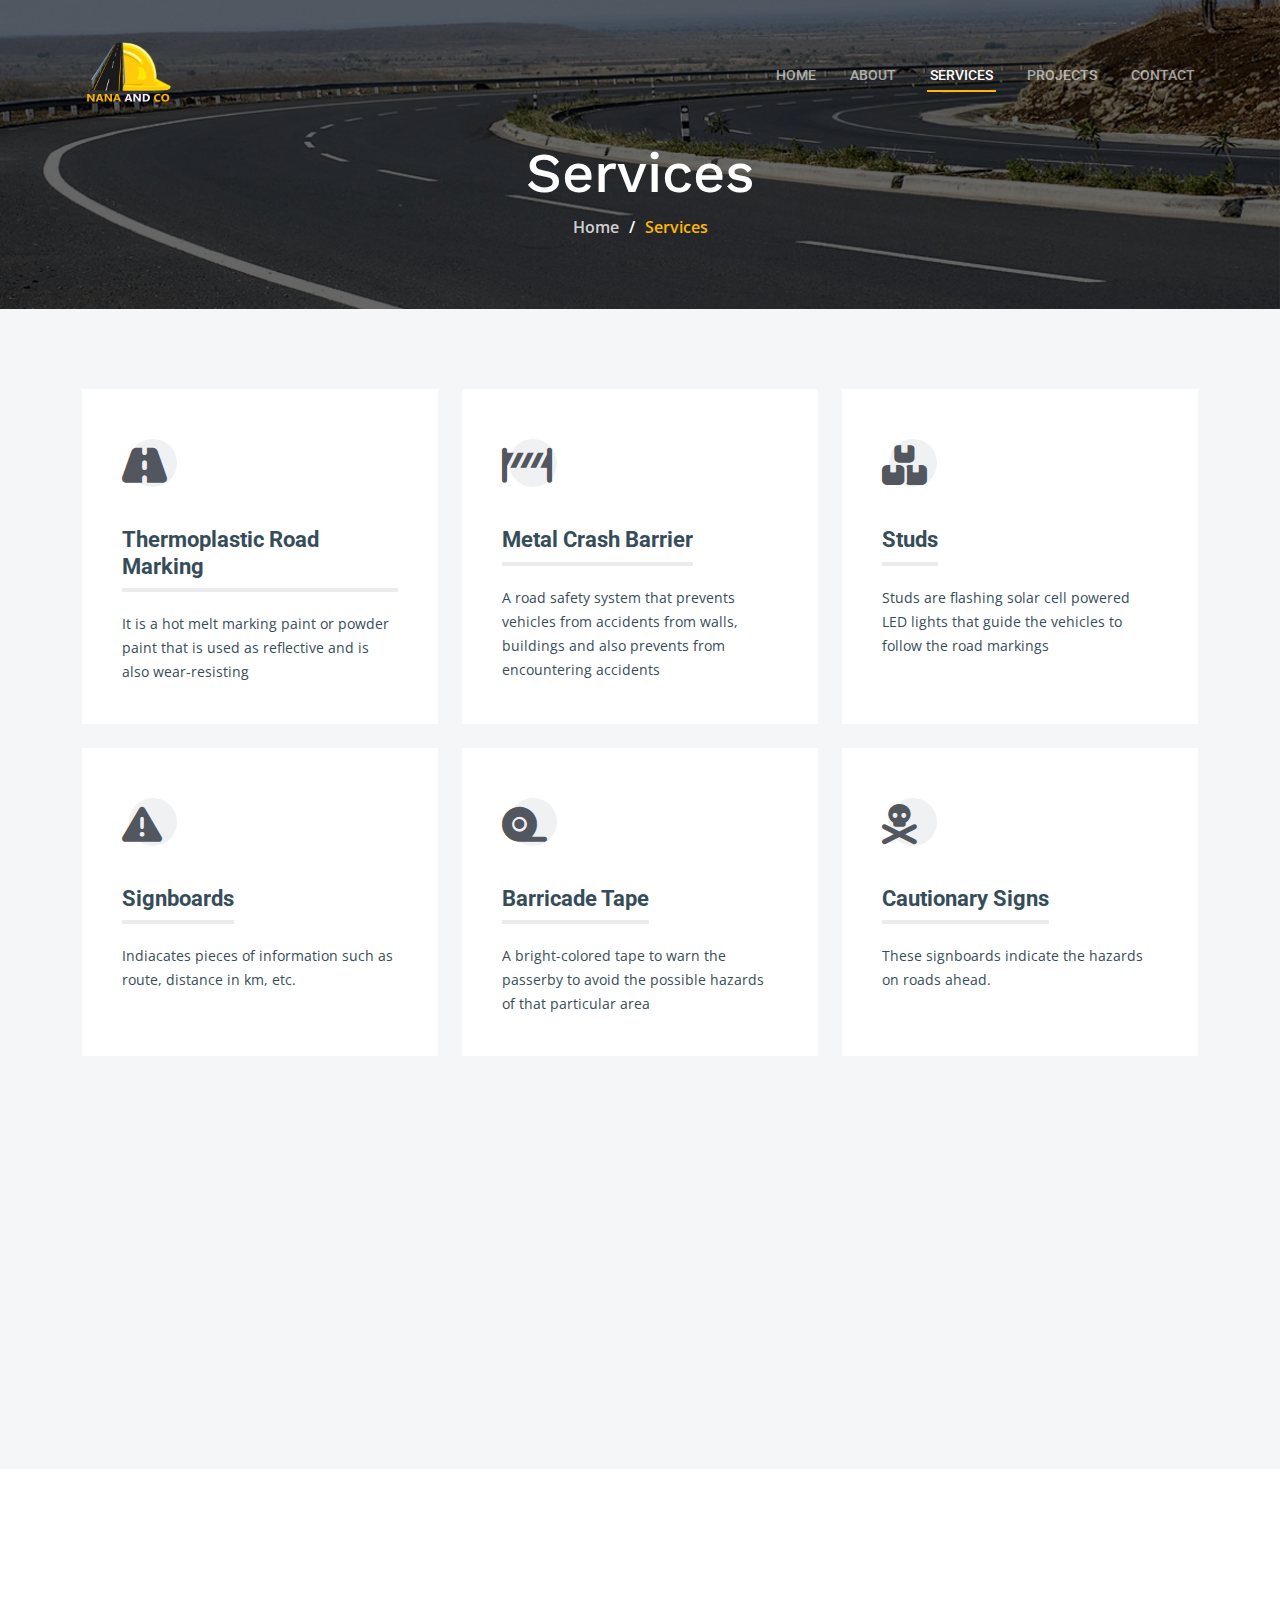
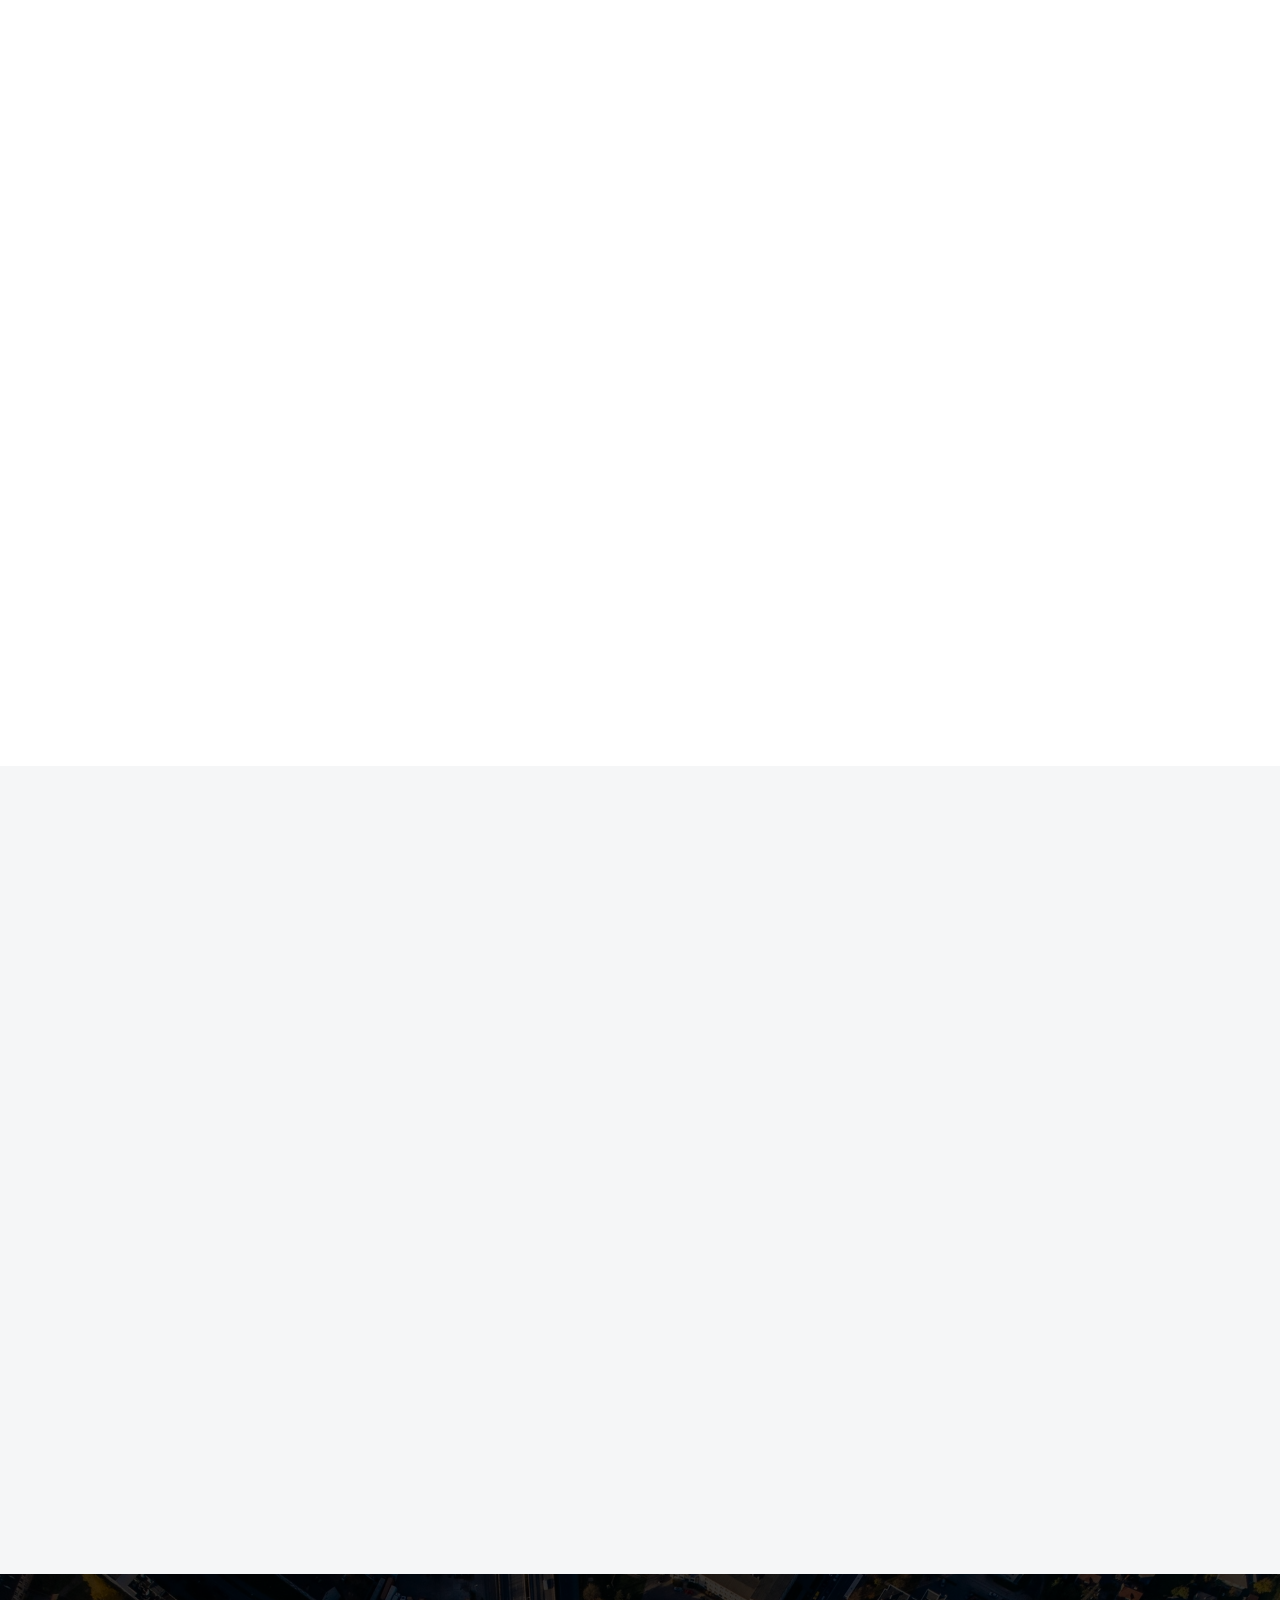
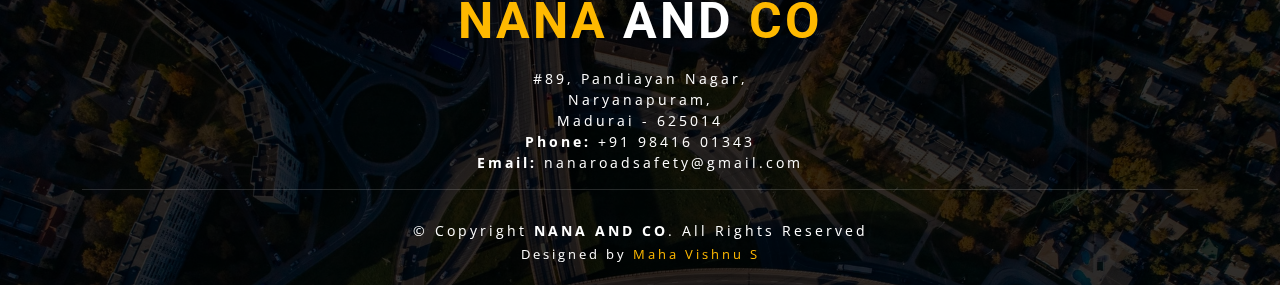
<file: services.html>
<!DOCTYPE html>
<html lang="en">

<head>
  <meta charset="utf-8">
    <meta http-equiv="X-UA-Compatible" content="IE=edge">
    <meta name="viewport" content="width=device-width, initial-scale=1">

    <!-- Meta Tags for SEO -->
    <meta name="keywords" content="thermoplastic road marking, road marking applicator, road safety equipment, traffic management, pavement marking, Reflective road markings, Line painting equipment, Road surface delineation Traffic control devices,Highway safety solutions, Crosswalk marking, Intersection marking, Roadway signage" />
    <meta name="robots" content="index, follow" />
    <meta name="description" content="Explore our advanced thermoplastic road marking applicators for efficient and durable road markings. Enhance safety and visibility with our cutting-edge equipment." />
    <meta name="title" content="NANA AND CO">
    <meta name="CACHE-CONTROL" content="PUBLIC">
    <meta name="Copyright" content="NANA AND CO">
    <meta name="Developer" content="Maha Vishnu S">
    <meta name="Publisher" content="NANA AND CO">
    <meta name="abstract" content="thermoplastic road marking, road marking applicator">
        
    <!-- Open Graph meta tags for social media sharing -->
    <meta property="og:title" content="Thermoplastic Road Marking Applicator - NANA AND CO">
    <meta property="og:description" content="Discover our high-quality thermoplastic road marking applicators for superior road safety.">
    <meta property="og:image" content="URL_TO_YOUR_LOGO_OR_FEATURED_IMAGE">
    <meta property="og:url" content="URL_TO_YOUR_WEBSITE">
    <meta property="og:site_name" content="thermoplastic road marking in tamil nadu" />
    <meta property="og:description" content="Explore our high-quality Thermoplastic Road Marking Applicator for precise and durable pavement markings. Enhance road safety with our efficient marking equipment." />

   <!-- Twitter Card meta tags for Twitter sharing -->
    <meta name="twitter:card" content="thermoplastic road marking in tamil nadu">
    <meta name="twitter:site" content="@YourTwitterHandle">
    <meta name="twitter:title" content="Thermoplastic Road Marking Applicator - NANA AND CO">
    <meta name="twitter:description" content="Explore advanced thermoplastic road marking applicators for efficient and durable road markings.">
    <meta name="twitter:image" content="URL_TO_YOUR_LOGO_OR_FEATURED_IMAGE">

    <!-- Add more Open Graph and Twitter tags as needed -->

    <!-- Geo Meta Tags -->
    <meta name="geo.region" content="IN-TN" />
    <meta name="geo.placename" content="Chennai" />
    <meta name="geo.position" content="13.083694;80.270186" />
    <meta name="ICBM" content="13.083694, 80.270186" />
    <meta name="country" content="India">

    <!-- Other Meta Tags -->
    <meta itemprop="name" content="thermoplastic road marking in tamil nadu | NANA AND CO">
    <meta itemprop="description" content="Explore the latest Thermoplastic Road Marking Applicator technology for efficient and durable road marking applications.">
    <meta itemprop="image" content="URL_TO_YOUR_LOGO/assets/img/logo.png">
    <meta itemprop="url" href="URL_TO_YOUR_LOGO" />

    <!-- Store Information Meta Tags -->
    <meta name="storeinfo.storeid" content="inweb" />
    <meta name="storeinfo.storename" content="Country-India" />
    <meta name="storeinfo.storetype" content="PUBLIC_CONSUMER" />
    <meta name="storeinfo.salestype" content="DIRECT" />
    <meta name="taxonomytype" content="contactus" />

    <!-- Page Title Meta Tags -->
    <meta name='PageTitle' content='thermoplastic road marking in tamil nadu'>
    <meta name='pageName' content='thermoplastic road marking in tamil nadu'>
    
    <!-- Page Title -->
    <title>Services - NANA AND CO</title>

    <!-- Mobile Specific Meta Tag -->
    <meta name="viewport" content="width=device-width, initial-scale=1">

    <!-- Format Detection -->
    <meta name="format-detection" content="telephone=no">
    <link rel="canonical" href="url">
    <meta name="robots" content="index,follow" /> 

  <!-- Google Fonts -->
  <link rel="preconnect" href="https://fonts.googleapis.com">
  <link rel="preconnect" href="https://fonts.gstatic.com" crossorigin>
  <link href="https://fonts.googleapis.com/css2?family=Open+Sans:ital,wght@0,300;0,400;0,500;0,600;0,700;1,300;1,400;1,600;1,700&family=Roboto:ital,wght@0,300;0,400;0,500;0,600;0,700;1,300;1,400;1,500;1,600;1,700&family=Work+Sans:ital,wght@0,300;0,400;0,500;0,600;0,700;1,300;1,400;1,500;1,600;1,700&display=swap" rel="stylesheet">

  <!-- Vendor CSS Files -->
  <link href="assets/vendor/bootstrap/css/bootstrap.min.css" rel="stylesheet">
  <link href="assets/vendor/bootstrap-icons/bootstrap-icons.css" rel="stylesheet">
  <link href="assets/vendor/fontawesome-free/css/all.min.css" rel="stylesheet">
  <link href="assets/vendor/aos/aos.css" rel="stylesheet">
  <link href="assets/vendor/glightbox/css/glightbox.min.css" rel="stylesheet">
  <link href="assets/vendor/swiper/swiper-bundle.min.css" rel="stylesheet">

  <!-- Template Main CSS File -->
  <link href="assets/css/main.css" rel="stylesheet">
<body>

  <!-- ======= Header ======= -->
  <header id="header" class="header d-flex align-items-center">
    <div class="container-fluid container-xl d-flex align-items-center justify-content-between" >

      <a href="index.html" class="logo d-flex align-items-center">
        <!-- Uncomment the line below if you also wish to use an image logo -->
        <img src="assets/images/nana-co-logo.webp" alt="Nana&Co logo" >
        <!--<h1><span>Nana&</span>Co<span>.</span></h1> -->
      </a>

      <i class="mobile-nav-toggle mobile-nav-show bi bi-list"></i>
      <i class="mobile-nav-toggle mobile-nav-hide d-none bi bi-x"></i>
      <nav id="navbar" class="navbar">
        <ul>
          <li><a href="index.html">Home</a></li>
          <li><a href="about.html">About</a></li>
          <li><a href="services.html" class="active">Services</a></li>
          <li><a href="projects.html">Projects</a></li>
          <li><a href="contact.html">Contact</a></li>
        </ul>
      </nav><!-- .navbar -->

    </div>
  </header><!-- End Header -->

  <main id="main">

    <!-- ======= Breadcrumbs ======= -->
    <div class="breadcrumbs d-flex align-items-center" style="background-image: url('assets/images/header.webp');" alt="Services">
      <div class="container position-relative d-flex flex-column align-items-center" data-aos="fade">

        <h2>Services</h2>
        <ol>
          <li><a href="index.html">Home</a></li>
          <li>Services</li>
        </ol>

      </div>
    </div><!-- End Breadcrumbs -->

    <!-- ======= Services Section ======= -->
    <section id="services" class="services section-bg">
      <div class="container" data-aos="fade-up">

        <div class="row gy-4">

          <div class="col-lg-4 col-md-6" data-aos="fade-up" data-aos-delay="100">
            <div class="service-item  position-relative">
              <div class="icon">
                <i class="fa-solid fa-road"></i>
              </div>
              <h3>Thermoplastic Road Marking</h3>
              <p>It is a hot melt marking paint or powder paint that is used as reflective and is also wear-resisting</p>
            </div>
          </div><!-- End Service Item -->

          <div class="col-lg-4 col-md-6" data-aos="fade-up" data-aos-delay="200">
            <div class="service-item position-relative">
              <div class="icon">
                <i class="fa-solid fa-road-barrier"></i>
              </div>
              <h3>Metal Crash Barrier</h3>
              <p>A road safety system that prevents vehicles from accidents from walls, buildings and also prevents from encountering accidents</p>
            </div>
          </div><!-- End Service Item -->

          <div class="col-lg-4 col-md-6" data-aos="fade-up" data-aos-delay="300">
            <div class="service-item position-relative">
              <div class="icon">
                <i class="fa-solid fa-boxes-stacked"></i>
              </div>
              <h3>Studs</h3>
              <p>Studs are flashing solar cell powered LED lights that guide the vehicles to follow the road markings</p>
            </div>
          </div><!-- End Service Item -->

          <div class="col-lg-4 col-md-6" data-aos="fade-up" data-aos-delay="400">
            <div class="service-item position-relative">
              <div class="icon">
                <i class="fa-solid fa-triangle-exclamation"></i>
              </div>
              <h3>Signboards</h3>
              <p>Indiacates pieces of information such as route, distance in km, etc.</p>
            </div>
          </div><!-- End Service Item -->

          <div class="col-lg-4 col-md-6" data-aos="fade-up" data-aos-delay="500">
            <div class="service-item position-relative">
              <div class="icon">
                <i class="fa-solid fa-tape"></i>
              </div>
              <h3>Barricade Tape</h3>
              <p>A bright-colored tape to warn the passerby to avoid the possible hazards of that particular area</p>
            </div>
          </div><!-- End Service Item -->

          <div class="col-lg-4 col-md-6" data-aos="fade-up" data-aos-delay="600">
            <div class="service-item position-relative">
              <div class="icon">
                <i class="fa-solid fa-skull-crossbones"></i>
              </div>
              <h3>Cautionary Signs</h3>
              <p>These signboards indicate the hazards on roads ahead.</p>
            </div>
          </div><!-- End Service Item -->
          <div class="col-lg-4 col-md-6" data-aos="fade-up" data-aos-delay="300">
            <div class="service-item position-relative">
              <div class="icon">
                <i class="fa-solid fa-traffic-light"></i>
              </div>
              <h3>Blinker Lamps</h3>
              <p>These are the lamps that blink light to indicate a sign regarding route or any hazardous situations</p>
            </div>
          </div><!-- End Service Item -->

          <div class="col-lg-4 col-md-6" data-aos="fade-up" data-aos-delay="400">
            <div class="service-item position-relative">
              <div class="icon">
                <i class="fa-solid fa-brush"></i>
              </div>
              <h3>Kerb Painting</h3>
              <p>Kerb Painting refers to painting the medians/kerb of the road</p> 
            </div>
          </div><!-- End Service Item -->

          <div class="col-lg-4 col-md-6" data-aos="fade-up" data-aos-delay="500">
            <div class="service-item position-relative">
              <div class="icon">
                <i class="fa-solid fa-helmet-safety"></i>
              </div>
              <h3>Safety Accessories</h3>
              <p>All types of safety accessories to be used in highway to regulate the road users in safety</p>
            </div>
          </div><!-- End Service Item -->
        </div>

      </div>
    </section><!-- End Services Section -->
    <!-- ======= Alt Services Section ======= -->
    <section id="alt-services" class="alt-services">
      <div class="container" data-aos="fade-up">

        <div class="row justify-content-around gy-4">
          <div class="col-lg-6 img-bg" style="background-image: url(assets/images/builder-construction-vest-orange-helmet-with-tablet.webp);" alt="Road Safety Systems and Thermoplastic Road Marking" data-aos="zoom-in" data-aos-delay="100"></div>

          <div class="col-lg-5 d-flex flex-column justify-content-center">
            <h3>Road Safety Systems and Thermoplastic Road Marking</h3>
            <p>We supply our products to NHAI Projects,State Highways, Local Roads, Smart Cities Projects, Bharatmala Projects & Export business</p>

            <div class="icon-box d-flex position-relative" data-aos="fade-up" data-aos-delay="100">
              <i class="bi bi-easel flex-shrink-0"></i>
              <div>
                <h4><a href="" class="stretched-link">Thermoplastic Road Marking</a></h4>
                <p>It is a hot melt marking paint or powder paint that is used as reflective and is also wear-resisting</p>
              </div>
            </div><!-- End Icon Box -->

            <div class="icon-box d-flex position-relative" data-aos="fade-up" data-aos-delay="200">
              <i class="bi bi-box-fill flex-shrink-0"></i>
              <div>
                <h4><a href="" class="stretched-link">Metal Crash Barrier</a></h4>
                <p>A road safety system that prevents vehicles from accidents from walls, buildings and also prevents from encountering accidents</p>
              </div>
            </div><!-- End Icon Box -->

            <div class="icon-box d-flex position-relative" data-aos="fade-up" data-aos-delay="300">
              <i class="bi bi-app-indicator flex-shrink-0"></i>
              <div>
                <h4><a href="" class="stretched-link">Studs</a></h4>
                <p>Studs are flashing solar cell powered LED lights that guide the vehicles to follow the road markings</p>
              </div>
            </div><!-- End Icon Box -->

            <div class="icon-box d-flex position-relative" data-aos="fade-up" data-aos-delay="400">
              <i class="bi bi-sign-merge-left flex-shrink-0"></i>
              <div>
                <h4><a href="" class="stretched-link">Signboards</a></h4>
                <p>Indiacates pieces of information such as route, distance in km, etc.</p>
              </div>
            </div><!-- End Icon Box -->

          </div>
        </div>

      </div>
    </section><!-- End Alt Services Section -->

    <!-- ======= Alt Services Section 2 ======= -->
    <section id="alt-services-2" class="alt-services section-bg">
      <div class="container" data-aos="fade-up">
        <div class="row justify-content-around gy-4">
          <div class="col-lg-5 d-flex flex-column justify-content-center">
            <div class="icon-box d-flex position-relative" data-aos="fade-up" data-aos-delay="100">
              <i class="bi bi-easel flex-shrink-0"></i>
              <div>
                <h4><a href="" class="stretched-link">Kerb painting</a></h4>
                <p>Kerb Painting refers to painting the medians/kerb of the road</p>
              </div>
            </div><!-- End Icon Box -->

            <div class="icon-box d-flex position-relative" data-aos="fade-up" data-aos-delay="200">
              <i class="bi bi-cassette flex-shrink-0"></i>
              <div>
                <h4><a href="" class="stretched-link">Barricade Tape</a></h4>
                <p>A bright-colored tape to warn the passerby to avoid the possible hazards of that particular area</p>
              </div>
            </div><!-- End Icon Box -->

            <div class="icon-box d-flex position-relative" data-aos="fade-up" data-aos-delay="300">
              <i class="bi bi-brightness-high flex-shrink-0"></i>
              <div>
                <h4><a href="" class="stretched-link">Blinker Lamps</a></h4>
                <p>These are the lamps that blink light to indicate a sign regarding route or any hazardous situations</p>
              </div>
            </div><!-- End Icon Box -->

            <div class="icon-box d-flex position-relative" data-aos="fade-up" data-aos-delay="400">
              <i class="bi bi-exclamation-diamond flex-shrink-0"></i>
              <div>
                <h4><a href="" class="stretched-link">Cautionary Signs</a></h4>
                <p>These signboards indicate the hazards on roads ahead.</p>
              </div>
            </div><!-- End Icon Box -->
            <div class="icon-box d-flex position-relative" data-aos="fade-up" data-aos-delay="400">
              <i class="bi bi-cone-striped flex-shrink-0"></i>
              <div>
                <h4><a href="" class="stretched-link">Safety Accessories</a></h4>
                <p>All types of safety accessories to be used in highway to regulate the road users in safety</p>
              </div>
            </div><!-- End Icon Box -->
          </div>

          <div class="col-lg-6 img-bg" id="pose" style="background-image: url(assets/images/pose.webp);" alt="Safety Accessories" data-aos="zoom-in" data-aos-delay="100"></div>
        </div>

      </div>
    </section><!-- End Alt Services Section 2 -->
  
    <!-- ======= Footer ======= -->
    <footer id="footer" class="footer">

      <div class="footer-content text-center position-relative">
        <div class="container">
                <h3><span style="color: #FEB900;">NANA </span>AND <span style="color: #FEB900;">CO</span></h3>
                <p>
                  #89, Pandiayan Nagar, <br>
                  Naryanapuram,<br>
                  Madurai - 625014<br>
                  <strong>Phone:</strong> +91 98416 01343<br>
                  <strong>Email:</strong> nanaroadsafety@gmail.com<br>
                </p>
        </div>
      </div>
  
      <div class="footer-legal text-center position-relative">
        <div class="container">
          <div class="copyright">
            &copy; Copyright <strong><span>NANA AND CO</span></strong>. All Rights Reserved
          </div>
          <div class="credits">
            Designed by <a href="https://www.linkedin.com/in/maha-vishnu-s-4a2760268/">Maha Vishnu S</a>
          </div>
        </div>
      </div>
  
    </footer>
    <!-- End Footer -->

  <a href="#" class="scroll-top d-flex align-items-center justify-content-center"><i class="bi bi-arrow-up-short"></i></a>

  <div id="preloader"></div>

  <!-- Vendor JS Files -->
  <script src="assets/vendor/bootstrap/js/bootstrap.bundle.min.js"></script>
  <script src="assets/vendor/aos/aos.js"></script>
  <script src="assets/vendor/glightbox/js/glightbox.min.js"></script>
  <script src="assets/vendor/isotope-layout/isotope.pkgd.min.js"></script>
  <script src="assets/vendor/swiper/swiper-bundle.min.js"></script>
  <script src="assets/vendor/purecounter/purecounter_vanilla.js"></script>
  <script src="assets/vendor/php-email-form/validate.js"></script>

  <!-- Template Main JS File -->
  <script src="assets/js/main.js"></script>

</body>

</html>
</file>
<file: assets/css/main.css>
:root {
  --font-default: "Open Sans", system-ui, -apple-system, "Segoe UI", Roboto, "Helvetica Neue", Arial, "Noto Sans", "Liberation Sans", sans-serif, "Apple Color Emoji", "Segoe UI Emoji", "Segoe UI Symbol", "Noto Color Emoji";
  --font-primary: "Roboto", sans-serif;
  --font-secondary: "Work Sans", sans-serif;
}

/* Colors */
:root {
  --color-default: #364d59;
  --color-primary: #feb900;
  --color-secondary: #52565e;
}

/* Smooth scroll behavior */
:root {
  scroll-behavior: smooth;
}

/*--------------------------------------------------------------
# General
--------------------------------------------------------------*/
body {
  font-family: var(--font-default);
  color: var(--color-default);
  overflow-x: hidden;
}

a {
  color: var(--color-primary);
  text-decoration: none;
}

a:hover {
  color: #ffc732;
  text-decoration: none;
}

h1,
h2,
h3,
h4,
h5,
h6 {
  font-family: var(--font-primary);
}

/*--------------------------------------------------------------
# Sections & Section Header
--------------------------------------------------------------*/
section {
  padding: 80px 0;
  overflow: hidden;
}

.section-bg {
  background-color: #f5f6f7;
}

.section-header {
  text-align: center;
  padding-bottom: 70px;
}

.section-header h2 {
  font-size: 32px;
  font-weight: 700;
  position: relative;
  color: #2e3135;
}

.section-header h2:before,
.section-header h2:after {
  content: "";
  width: 50px;
  height: 2px;
  background: var(--color-primary);
  display: inline-block;
}

.section-header h2:before {
  margin: 0 15px 10px 0;
}

.section-header h2:after {
  margin: 0 0 10px 15px;
}

.section-header p {
  margin: 0 auto 0 auto;
}

@media (min-width: 1199px) {
  .section-header p {
    max-width: 60%;
  }
}


#header.scrolled {
  background-color: #1a1a1a; /* Change background color when scrolled */
  position: fixed;
  height: 80px;
}

#header logo h1.scrolled {
  padding: 20px;
}
/* Add your additional styles for the rest of the page content here */


/*--------------------------------------------------------------
# Breadcrumbs
--------------------------------------------------------------*/
.breadcrumbs {
  padding: 140px 0 60px 0;
  min-height: 30vh;
  position: relative;
  background-size: cover;
  background-position: center;
  background-repeat: no-repeat;
}

.breadcrumbs:before {
  content: "";
  background-color: rgba(0, 0, 0, 0.6);
  position: absolute;
  inset: 0;
}

.breadcrumbs h2 {
  font-size: 56px;
  font-weight: 500;
  color: #fff;
  font-family: var(--font-secondary);
}

.breadcrumbs ol {
  display: flex;
  flex-wrap: wrap;
  list-style: none;
  padding: 0 0 10px 0;
  margin: 0;
  font-size: 16px;
  font-weight: 600;
  color: var(--color-primary);
}

.breadcrumbs ol a {
  color: rgba(255, 255, 255, 0.8);
  transition: 0.3s;
}

.breadcrumbs ol a:hover {
  text-decoration: underline;
}

.breadcrumbs ol li+li {
  padding-left: 10px;
}

.breadcrumbs ol li+li::before {
  display: inline-block;
  padding-right: 10px;
  color: #fff;
  content: "/";
}

/*--------------------------------------------------------------
# Scroll top button
--------------------------------------------------------------*/
.scroll-top {
  position: fixed;
  visibility: hidden;
  opacity: 0;
  right: 15px;
  bottom: 15px;
  z-index: 99999;
  background: var(--color-primary);
  width: 40px;
  height: 40px;
  border-radius: 4px;
  transition: all 0.4s;
}

.scroll-top i {
  font-size: 24px;
  color: var(--color-secondary);
  line-height: 0;
}

.scroll-top:hover {
  background: #ffc732;
  color: #fff;
}

.scroll-top.active {
  visibility: visible;
  opacity: 1;
}

/*--------------------------------------------------------------
# Preloader
--------------------------------------------------------------*/
#preloader {
  position: fixed;
  inset: 0;
  z-index: 999999;
  overflow: hidden;
  background: #fff;
  transition: all 0.6s ease-out;
}

#preloader:before {
  content: "";
  position: fixed;
  top: calc(50% - 30px);
  left: calc(50% - 30px);
  border: 6px solid #fff;
  border-color: var(--color-primary) transparent var(--color-primary) transparent;
  border-radius: 50%;
  width: 60px;
  height: 60px;
  animation: animate-preloader 1.5s linear infinite;
}

@keyframes animate-preloader {
  0% {
    transform: rotate(0deg);
  }

  100% {
    transform: rotate(360deg);
  }
}

/*--------------------------------------------------------------
# Disable aos animation delay on mobile devices
--------------------------------------------------------------*/
@media screen and (max-width: 768px) {
  [data-aos-delay] {
    transition-delay: 0 !important;
  }
}

/*--------------------------------------------------------------
# Header
--------------------------------------------------------------*/
.header {
  z-index: 997;
  position: absolute;
  padding: 30px 0;
  top: 0;
  left: 0;
  right: 0;
}

.header .logo img {
  max-height: 90px;
  margin-right: 0;
}

.header .logo h1 {
  font-size: 24px;
  font-weight: 700;
  color: #fff;
  margin-bottom: 0;
  font-family: var(--font-primary);
}

.header .logo h1 span {
  color: var(--color-primary);
}

/*--------------------------------------------------------------
# Desktop Navigation
--------------------------------------------------------------*/
@media (min-width: 1280px) {
  .navbar {
    padding: 0;
  }

  .navbar ul {
    margin: 0;
    padding: 0;
    display: flex;
    list-style: none;
    align-items: center;
  }

  .navbar li {
    position: relative;
  }

  .navbar>ul>li {
    white-space: nowrap;
    padding: 10px 0 10px 28px;
  }

  .navbar a,
  .navbar a:focus {
    display: flex;
    align-items: center;
    justify-content: space-between;
    padding: 0 3px;
    font-family: var(--font-primary);
    font-size: 14px;
    font-weight: 500;
    color: rgba(255, 255, 255, 0.6);
    text-transform: uppercase;
    white-space: nowrap;
    transition: 0.3s;
    position: relative;
  }

  .navbar a i,
  .navbar a:focus i {
    font-size: 12px;
    line-height: 0;
    margin-left: 5px;
  }

  .navbar>ul>li>a:before {
    content: "";
    position: absolute;
    width: 100%;
    height: 2px;
    bottom: -6px;
    left: 0;
    background-color: var(--color-primary);
    visibility: hidden;
    width: 0px;
    transition: all 0.3s ease-in-out 0s;
  }

  .navbar a:hover:before,
  .navbar li:hover>a:before,
  .navbar .active:before {
    visibility: visible;
    width: 100%;
  }

  .navbar a:hover,
  .navbar .active,
  .navbar .active:focus,
  .navbar li:hover>a {
    color: #fff;
  }

  .navbar .dropdown ul {
    display: block;
    position: absolute;
    left: 28px;
    top: calc(100% + 30px);
    margin: 0;
    padding: 10px 0;
    z-index: 99;
    opacity: 0;
    visibility: hidden;
    background: #fff;
    box-shadow: 0px 0px 30px rgba(127, 137, 161, 0.25);
    transition: 0.3s;
  }

  .navbar .dropdown ul li {
    min-width: 200px;
  }

  .navbar .dropdown ul a {
    padding: 10px 20px;
    font-size: 15px;
    text-transform: none;
    color: var(--color-default);
    font-weight: 400;
  }

  .navbar .dropdown ul a i {
    font-size: 12px;
  }

  .navbar .dropdown ul a:hover,
  .navbar .dropdown ul .active:hover,
  .navbar .dropdown ul li:hover>a {
    color: var(--color-primary);
  }

  .navbar .dropdown:hover>ul {
    opacity: 1;
    top: 100%;
    visibility: visible;
  }

  .navbar .dropdown .dropdown ul {
    top: 0;
    left: calc(100% - 30px);
    visibility: hidden;
  }

  .navbar .dropdown .dropdown:hover>ul {
    opacity: 1;
    top: 0;
    left: 100%;
    visibility: visible;
  }
}

@media (min-width: 1280px) and (max-width: 1366px) {
  .navbar .dropdown .dropdown ul {
    left: -90%;
  }

  .navbar .dropdown .dropdown:hover>ul {
    left: -100%;
  }
}

@media (min-width: 1280px) {

  .mobile-nav-show,
  .mobile-nav-hide {
    display: none;
  }
}

/*--------------------------------------------------------------
# Mobile Navigation
--------------------------------------------------------------*/
@media (max-width: 1279px) {
  .navbar {
    position: fixed;
    top: 0;
    right: -100%;
    width: 100%;
    max-width: 400px;
    bottom: 0;
    transition: 0.3s;
    z-index: 9997;
  }

  .navbar ul {
    position: absolute;
    inset: 0;
    padding: 50px 0 10px 0;
    margin: 0;
    background: rgba(0, 0, 0, 0.8);
    overflow-y: auto;
    transition: 0.3s;
    z-index: 9998;
  }

  .navbar a,
  .navbar a:focus {
    display: flex;
    align-items: center;
    justify-content: space-between;
    padding: 10px 20px;
    font-family: var(--font-primary);
    font-size: 15px;
    font-weight: 500;
    color: rgba(255, 255, 255, 0.7);
    white-space: nowrap;
    text-transform: uppercase;
    transition: 0.3s;
  }

  .navbar a i,
  .navbar a:focus i {
    font-size: 12px;
    line-height: 0;
    margin-left: 5px;
  }

  .navbar a:hover,
  .navbar .active,
  .navbar .active:focus,
  .navbar li:hover>a {
    color: #fff;
  }

  .navbar .dropdown ul,
  .navbar .dropdown .dropdown ul {
    position: static;
    display: none;
    padding: 10px 0;
    margin: 10px 20px;
    transition: all 0.5s ease-in-out;
    border: 1px solid #222428;
  }

  .navbar .dropdown>.dropdown-active,
  .navbar .dropdown .dropdown>.dropdown-active {
    display: block;
  }

  .mobile-nav-show {
    position: relative;
    color: #fff;
    font-size: 28px;
    cursor: pointer;
    line-height: 0;
    transition: 0.5s;
    z-index: 9999;
    padding-right: 10px;
  }

  .mobile-nav-hide {
    color: #fff;
    font-size: 32px;
    cursor: pointer;
    line-height: 0;
    transition: 0.5s;
    position: fixed;
    right: 20px;
    top: 20px;
    z-index: 9999;
  }

  .mobile-nav-active {
    overflow: hidden;
  }

  .mobile-nav-active .navbar {
    right: 0;
  }

  .mobile-nav-active .navbar:before {
    content: "";
    position: fixed;
    inset: 0;
    background: rgba(0, 0, 0, 0.6);
    z-index: 9996;
  }
}

/*--------------------------------------------------------------
# Constructions Section
--------------------------------------------------------------*/
.constructions{
  background-color: yellow;
}

.constructions .card-item {
  /*border: 1px solid rgba(254, 185, 0, 0.8);*/
  border : none;
  background: rgba(255, 255, 0, 0.079);
  position: relative;
  border-radius: 10px;
}

.constructions .card-item .card-bg {
  min-height: 300px;
  background-size: contain;
  background-position: center;
  background-repeat: no-repeat; 
  border-radius: 10%;
}

.constructions .card-item .card-body {
  padding: 10px;
}

.constructions .card-item h4 {
  font-weight: 700;
  font-size: 20px;
  margin-bottom: 15px;
  color: var(--color-secondary);
  text-align: center;
}

.constructions .card-item p {
  color: var(--color-secondary);
  margin: 0;
  font-size: 13px;
  font-weight: 500;
  text-align: center;
}

.constructions .card-item :hover{
  border: none;
}
@media (max-width: 767px) {
  #service{
    font-size: 20px;
  }
  }
/*--------------------------------------------------------------
# Services Section
--------------------------------------------------------------*/
.services .service-item {
  padding: 40px;
  background: #fff;
  height: 100%;
}

.services .service-item .icon {
  width: 48px;
  height: 48px;
  position: relative;
  margin-bottom: 50px;
}

.services .service-item .icon i {
  color: var(--color-secondary);
  font-size: 40px;
  transition: ease-in-out 0.3s;
  z-index: 2;
  position: relative;
  line-height: 1.8;
}

.services .service-item .icon:before {
  position: absolute;
  content: "";
  height: 100%;
  width: 100%;
  background: #f0f1f2;
  border-radius: 50px;
  z-index: 1;
  top: 10px;
  right: -7px;
  transition: 0.3s;
}

.services .service-item h3 {
  color: var(--color-default);
  font-weight: 700;
  margin: 0 0 20px 0;
  padding-bottom: 8px;
  font-size: 22px;
  position: relative;
  display: inline-block;
  border-bottom: 4px solid #ebebed;
  transition: 0.3s;
}

.services .service-item p {
  line-height: 24px;
  font-size: 14px;
  margin-bottom: 0;
}

.services .service-item .readmore {
  margin-top: 15px;
  display: inline-block;
  color: var(--color-primary);
}

.services .service-item:hover .icon:before {
  background: var(--color-primary);
}

.services .service-item:hover h3 {
  border-color: var(--color-primary);
}

/*--------------------------------------------------------------
# Features Section
--------------------------------------------------------------*/
.features .nav-tabs {
  border: 0;
}

.features .nav-link {
  padding: 15px 0;
  transition: 0.3s;
  color: var(--color-secondary);
  border-radius: 0;
  display: flex;
  align-items: center;
  justify-content: center;
  cursor: pointer;
  height: 100%;
  border: 0;
  border-bottom: 4px solid #e2e4e6;
}

.features .nav-link i {
  padding-right: 15px;
  font-size: 48px;
}

.features .nav-link h4 {
  font-size: 18px;
  font-weight: 600;
  margin: 0;
}

@media (max-width: 575px) {
  .features .nav-link h4 {
    font-size: 16px;
  }
}

.features .nav-link:hover {
  color: var(--color-primary);
}

.features .nav-link.active {
  color: var(--color-primary);
  background-color: transparent;
  border-color: var(--color-primary);
}

.features .tab-content {
  margin-top: 30px;
}

.features .tab-pane h3 {
  font-weight: 700;
  font-size: 32px;
  position: relative;
  margin-bottom: 20px;
  padding-bottom: 20px;
}

.features .tab-pane h3:after {
  content: "";
  position: absolute;
  display: block;
  width: 60px;
  height: 3px;
  background: var(--color-primary);
  left: 0;
  bottom: 0;
}

.features .tab-pane ul {
  list-style: none;
  padding: 0;
}

.features .tab-pane ul li {
  padding-top: 10px;
}

.features .tab-pane ul i {
  font-size: 20px;
  padding-right: 4px;
  color: var(--color-primary);
}

.features .tab-pane p:last-child {
  margin-bottom: 0;
}


/*--------------------------------------------------------------
# Our Projects Section
--------------------------------------------------------------*/
.projects .portfolio-flters {
  padding: 0;
  margin: 0 auto 20px auto;
  list-style: none;
  text-align: center;
}

.projects .portfolio-flters li {
  cursor: pointer;
  display: inline-block;
  padding: 0;
  font-size: 18px;
  font-weight: 500;
  margin: 0 10px;
  line-height: 1;
  margin-bottom: 5px;
  transition: all 0.3s ease-in-out;
}

.projects .portfolio-flters li:hover,
.projects .portfolio-flters li.filter-active {
  color: var(--color-primary);
}

.projects .portfolio-flters li:first-child {
  margin-left: 0;
}

.projects .portfolio-flters li:last-child {
  margin-right: 0;
}

@media (max-width: 575px) {
  .projects .portfolio-flters li {
    font-size: 14px;
    margin: 0 5px;
  }
}

.projects .portfolio-content {
  position: relative;
  overflow: hidden;
}

.projects .portfolio-content img {
  transition: 0.3s;
}

.projects .portfolio-content .portfolio-info {
  opacity: 0;
  position: absolute;
  inset: 0;
  z-index: 3;
  transition: all ease-in-out 0.3s;
  background: rgba(0, 0, 0, 0.6);
  padding: 15px;
}

.projects .portfolio-content .portfolio-info h4 {
  font-size: 14px;
  padding: 5px 10px;
  font-weight: 400;
  color: #fff;
  display: inline-block;
  background-color: var(--color-primary);
}

.projects .portfolio-content .portfolio-info p {
  position: absolute;
  bottom: 10px;
  text-align: center;
  display: inline-block;
  left: 0;
  right: 0;
  font-size: 16px;
  font-weight: 600;
  color: rgba(255, 255, 255, 0.8);
}

.projects .portfolio-content .portfolio-info .preview-link,
.projects .portfolio-content .portfolio-info .details-link {
  position: absolute;
  left: calc(50% - 40px);
  font-size: 26px;
  top: calc(50% - 14px);
  color: #fff;
  transition: 0.3s;
  line-height: 1.2;
}

.projects .portfolio-content .portfolio-info .preview-link:hover,
.projects .portfolio-content .portfolio-info .details-link:hover {
  color: var(--color-primary);
}

.projects .portfolio-content .portfolio-info .details-link {
  left: 50%;
  font-size: 34px;
  line-height: 0;
}

.projects .portfolio-content:hover .portfolio-info {
  opacity: 1;
}

.projects .portfolio-content:hover img {
  transform: scale(1.1);
}

/*--------------------------------------------------------------
# Alt Services Section
--------------------------------------------------------------*/
.alt-services .img-bg {
  background-size: cover;
  background-position: center center;
  min-height: 400px;
}

.alt-services h3 {
  font-size: 28px;
  font-weight: 700;
  color: var(--color-secondary);
  margin-bottom: 20px;
  padding-bottom: 20px;
  position: relative;
}

.alt-services h3:after {
  content: "";
  position: absolute;
  display: block;
  width: 50px;
  height: 3px;
  background: var(--color-primary);
  left: 0;
  bottom: 0;
}

.alt-services .icon-box {
  margin-top: 50px;
}

.alt-services .icon-box i {
  display: flex;
  align-items: center;
  justify-content: center;
  color: var(--color-primary);
  margin-right: 25px;
  font-size: 28px;
  width: 56px;
  height: 56px;
  border-radius: 4px;
  line-height: 0;
  box-shadow: 0px 2px 30px rgba(0, 0, 0, 0.08);
  background-color: #fff;
  transition: 0.3s;
}

.alt-services .icon-box:hover i {
  background-color: var(--color-primary);
  color: #fff;
}

.alt-services .icon-box h4 {
  font-weight: 700;
  margin-bottom: 10px;
  font-size: 18px;
}

.alt-services .icon-box h4 a {
  color: #000;
  transition: 0.3s;
}

.alt-services .icon-box h4 a:hover {
  color: var(--color-primary);
}

.alt-services .icon-box p {
  line-height: 24px;
  font-size: 14px;
  margin-bottom: 0;
}

/*--------------------------------------------------------------
# About Section
--------------------------------------------------------------*/
.about h2 {
  font-size: 48px;
  font-weight: 700;
  font-family: var(--font-secondary);
  margin: 30px 0;
}

@media (min-width: 991px) {
  .about h2 {
    max-width: 65%;
    margin: 0 0 80px 0;
  }
}

.about .our-story {
  padding: 40px;
  background-color: #f5f6f7;
}

@media (min-width: 991px) {
  .about .our-story {
    padding-right: 35%;
  }
}

.about .our-story h4 {
  text-transform: uppercase;
  font-size: 18px;
  color: #838893;
}

.about .our-story h3 {
  font-size: 36px;
  font-weight: 700;
  margin-bottom: 20px;
  color: var(--color-secondary);
}

.about .our-story p:last-child {
  margin-bottom: 0;
}

.about ul {
  list-style: none;
  padding: 0;
  font-size: 15px;
}

.about ul li {
  padding: 5px 0;
  display: flex;
  align-items: center;
}

.about ul i {
  font-size: 20px;
  margin-right: 4px;
  color: var(--color-primary);
}

.about .watch-video i {
  font-size: 32px;
  transition: 0.3s;
  color: var(--color-primary);
}

.about .watch-video a {
  font-weight: 600;
  color: var(--color-secondary);
  margin-left: 8px;
  transition: 0.3s;
}

.about .watch-video:hover a {
  color: var(--color-primary);
}

.about .about-img {
  min-height: 600px;
  background-size: cover;
  background-position: center;
}

@media (min-width: 992px) {
  .about .about-img {
    position: absolute;
    top: 0;
    right: 0;
  }
}

/*--------------------------------------------------------------
# Stats Counter Section
--------------------------------------------------------------*/
.stats-counter .stats-item {
  background: #fff;
  box-shadow: 0px 0 30px rgba(82, 86, 94, 0.05);
  padding: 30px;
}

.stats-counter .stats-item i {
  font-size: 42px;
  line-height: 0;
  margin-right: 20px;
  color: var(--color-primary);
}

.stats-counter .stats-item span {
  font-size: 36px;
  display: block;
  font-weight: 600;
  color: var(--color-secondary);
}

.stats-counter .stats-item p {
  padding: 0;
  margin: 0;
  font-family: var(--font-primary);
  font-size: 14px;
}

/*--------------------------------------------------------------
# Our Team Section
--------------------------------------------------------------*/
.team .member {
  position: relative;
}

.team .member .member-img {
  margin: 0 80px;
  border-radius: 50%;
  overflow: hidden;
  position: relative;
}

@media (max-width: 1024px) {
  .team .member .member-img {
    margin: 0 60px;
  }
}

.team .member .member-img img {
  position: relative;
  z-index: 1;
}

.team .member .member-img .social {
  position: absolute;
  inset: 0;
  background-color: rgba(0, 0, 0, 0.6);
  display: flex;
  justify-content: center;
  align-items: center;
  z-index: 2;
  padding-bottom: 20px;
  transition: 0.3s;
  visibility: hidden;
  opacity: 0;
}

.team .member .member-img .social a {
  transition: 0.3s;
  color: #fff;
  font-size: 20px;
  margin: 0 8px;
}

.team .member .member-img .social a:hover {
  color: var(--color-primary);
}

.team .member .member-info {
  margin-top: 30px;
}

.team .member .member-info h4 {
  font-weight: 700;
  margin-bottom: 6px;
  font-size: 18px;
  color: var(--color-secondary);
}

.team .member .member-info span {
  font-style: italic;
  display: block;
  font-size: 15px;
  color: #838893;
  margin-bottom: 10px;
}

.team .member .member-info p {
  margin-bottom: 0;
  font-size: 14px;
}

.team .member:hover .member-img .social {
  padding-bottom: 0;
  visibility: visible;
  opacity: 1;
}

/*--------------------------------------------------------------
# Servie Cards Section
--------------------------------------------------------------*/
.services-cards h3 {
  font-size: 20px;
  font-weight: 700;
  color: var(--color-secondary);
}

.services-cards p {
  font-size: 15px;
}

.services-cards ul li {
  display: flex;
  align-items: center;
  font-size: 14px;
  padding-top: 10px;
}

.services-cards ul li i {
  font-size: 16px;
  color: var(--color-primary);
  margin-right: 6px;
}

/*--------------------------------------------------------------
# Projet Details Section
--------------------------------------------------------------*/
.project-details .portfolio-details-slider img {
  width: 100%;
}

.project-details .portfolio-details-slider .swiper-pagination .swiper-pagination-bullet {
  width: 12px;
  height: 12px;
  background-color: rgba(255, 255, 255, 0.7);
  opacity: 1;
}

.project-details .portfolio-details-slider .swiper-pagination .swiper-pagination-bullet-active {
  background-color: var(--color-primary);
}

.project-details .swiper-button-prev,
.project-details .swiper-button-next {
  width: 48px;
  height: 48px;
}

.project-details .swiper-button-prev:after,
.project-details .swiper-button-next:after {
  color: rgba(255, 255, 255, 0.8);
  background-color: rgba(0, 0, 0, 0.2);
  font-size: 24px;
  border-radius: 50%;
  width: 48px;
  height: 48px;
  display: flex;
  align-items: center;
  justify-content: center;
  transition: 0.3s;
}

.project-details .swiper-button-prev:hover:after,
.project-details .swiper-button-next:hover:after {
  background-color: rgba(0, 0, 0, 0.6);
}

@media (max-width: 575px) {

  .project-details .swiper-button-prev,
  .project-details .swiper-button-next {
    display: none;
  }
}

.project-details .portfolio-info h3 {
  font-size: 22px;
  font-weight: 700;
  margin-bottom: 20px;
  padding-bottom: 20px;
  position: relative;
}

.project-details .portfolio-info h3:after {
  content: "";
  position: absolute;
  display: block;
  width: 50px;
  height: 3px;
  background: var(--color-primary);
  left: 0;
  bottom: 0;
}

.project-details .portfolio-info ul {
  list-style: none;
  padding: 0;
  font-size: 15px;
}

.project-details .portfolio-info ul li {
  display: flex;
  flex-direction: column;
  padding-bottom: 15px;
}

.project-details .portfolio-info ul strong {
  text-transform: uppercase;
  font-weight: 400;
  color: #838893;
  font-size: 14px;
}

.project-details .portfolio-info .btn-visit {
  padding: 8px 40px;
  background: var(--color-primary);
  color: #fff;
  border-radius: 50px;
  transition: 0.3s;
}

.project-details .portfolio-info .btn-visit:hover {
  background: #ffc019;
}

.project-details .portfolio-description h2 {
  font-size: 26px;
  font-weight: 700;
  margin-bottom: 20px;
  color: var(--color-secondary);
}

.project-details .portfolio-description p {
  padding: 0;
}

.project-details .portfolio-description .testimonial-item {
  padding: 30px 30px 0 30px;
  position: relative;
  background: #f5f6f7;
  height: 100%;
  margin-bottom: 50px;
}

.project-details .portfolio-description .testimonial-item .testimonial-img {
  width: 90px;
  border-radius: 50px;
  border: 6px solid #fff;
  float: left;
  margin: 0 10px 0 0;
}

.project-details .portfolio-description .testimonial-item h3 {
  font-size: 18px;
  font-weight: bold;
  margin: 15px 0 5px 0;
  padding-top: 20px;
}

.project-details .portfolio-description .testimonial-item h4 {
  font-size: 14px;
  color: #6c757d;
  margin: 0;
}

.project-details .portfolio-description .testimonial-item .quote-icon-left,
.project-details .portfolio-description .testimonial-item .quote-icon-right {
  color: #ffd565;
  font-size: 26px;
  line-height: 0;
}

.project-details .portfolio-description .testimonial-item .quote-icon-left {
  display: inline-block;
  left: -5px;
  position: relative;
}

.project-details .portfolio-description .testimonial-item .quote-icon-right {
  display: inline-block;
  right: -5px;
  position: relative;
  top: 10px;
  transform: scale(-1, -1);
}

.project-details .portfolio-description .testimonial-item p {
  font-style: italic;
  margin: 0 0 15px 0 0 0;
  padding: 0;
}

/*--------------------------------------------------------------
# Service Details Section
--------------------------------------------------------------*/
.service-details .services-list {
  padding: 10px 30px;
  border: 1px solid #d5d7da;
  margin-bottom: 20px;
}

.service-details .services-list a {
  display: block;
  line-height: 1;
  padding: 8px 0 8px 15px;
  border-left: 3px solid #d9e3e8;
  margin: 20px 0;
  color: var(--color-secondary);
  transition: 0.3s;
}

.service-details .services-list a.active {
  font-weight: 700;
  border-color: var(--color-primary);
}

.service-details .services-list a:hover {
  border-color: var(--color-primary);
}

.service-details .services-img {
  margin-bottom: 20px;
}

.service-details h3 {
  font-size: 28px;
  font-weight: 700;
}

.service-details h4 {
  font-size: 20px;
  font-weight: 700;
}

.service-details p {
  font-size: 15px;
}

.service-details ul {
  list-style: none;
  padding: 0;
  font-size: 15px;
}

.service-details ul li {
  padding: 5px 0;
  display: flex;
  align-items: center;
}

.service-details ul i {
  font-size: 20px;
  margin-right: 8px;
  color: var(--color-primary);
}

/*--------------------------------------------------------------
# Contact Section
--------------------------------------------------------------*/
.contact .info-item {
  box-shadow: 0 0 25px rgba(0, 0, 0, 0.08);
  padding: 20px 0 30px 0;
}

.contact .info-item i {
  display: flex;
  align-items: center;
  justify-content: center;
  width: 56px;
  height: 56px;
  font-size: 24px;
  line-height: 0;
  color: var(--color-primary);
  border-radius: 50%;
  border: 2px dotted #ffd565;
}

.contact .info-item h3 {
  font-size: 20px;
  color: #6c757d;
  font-weight: 700;
  margin: 10px 0;
}

.contact .info-item p {
  padding: 0;
  line-height: 24px;
  font-size: 14px;
  margin-bottom: 0;
}

.contact .align-row{
  align-items: center;
  text-align: center;
}

.contact .contact-img img{
  border:0; 
  height: 521px; 
  width: auto;  
  box-shadow: 0 0 25px rgba(0, 0, 0, 0.08);
}

@media (max-width: 768px) {
  .contact .contact-img img{
    border:0; 
    height: 420px; 
    width: auto;  
    box-shadow: 0 0 25px rgba(0, 0, 0, 0.08);
  }
}
/*--------------------------------------------------------------
# Hero Section
--------------------------------------------------------------*/
.hero {
  overflow-x: hidden;
  padding: 0;
}

.hero .carousel {
  width: 100%;
  min-height: 100vh;
  padding: 80px 0;
  margin: 0;
  position: relative;
}

.hero .carousel-item {
  position: absolute;
  inset: 0;
  background-size: cover;
  background-position: center;
  background-repeat: no-repeat;
  overflow: hidden;
  z-index: 1;
  transition-duration: 0.4s;
}

.hero .carousel-item::before {
  content: "";
  background-color: rgba(0, 0, 0, 0.7);
  position: absolute;
  inset: 0;
}

.hero .info {
  position: absolute;
  inset: 0;
  z-index: 2;
}

@media (max-width: 768px) {
  .hero .info {
    padding: 0 50px;
  }
}

.hero .info h2 {
  color: #fff;
  margin-bottom: 30px;
  padding-bottom: 30px;
  font-size: 56px;
  font-weight: 700;
  position: relative;
}

.hero .info h2:after {
  content: "";
  position: absolute;
  display: block;
  width: 80px;
  height: 4px;
  background: var(--color-primary);
  left: 0;
  right: 0;
  bottom: 0;
  margin: auto;
}

@media (max-width: 768px) {
  .hero .info h2 {
    font-size: 36px;
  }
}

.hero .info p {
  color: rgba(255, 255, 255, 0.8);
  font-size: 18px;
}

.hero .info .btn-get-started {
  font-family: var(--font-primary);
  font-weight: 500;
  font-size: 16px;
  letter-spacing: 1px;
  display: inline-block;
  padding: 12px 40px;
  border-radius: 50px;
  transition: 0.5s;
  margin: 10px;
  color: #fff;
  border: 2px solid var(--color-primary);
}

.hero .info .btn-get-started:hover {
  background: var(--color-primary);
}

.hero .carousel-control-prev {
  justify-content: start;
}

@media (min-width: 640px) {
  .hero .carousel-control-prev {
    padding-left: 15px;
  }
}

.hero .carousel-control-next {
  justify-content: end;
}

@media (min-width: 640px) {
  .hero .carousel-control-next {
    padding-right: 15px;
  }
}

.hero .carousel-control-next-icon,
.hero .carousel-control-prev-icon {
  background: none;
  font-size: 26px;
  line-height: 0;
  background: rgba(255, 255, 255, 0.2);
  color: rgba(255, 255, 255, 0.6);
  border-radius: 50px;
  width: 54px;
  height: 54px;
  display: flex;
  align-items: center;
  justify-content: center;
}

.hero .carousel-control-prev,
.hero .carousel-control-next {
  z-index: 3;
  transition: 0.3s;
}

.hero .carousel-control-prev:focus,
.hero .carousel-control-next:focus {
  opacity: 0.5;
}

.hero .carousel-control-prev:hover,
.hero .carousel-control-next:hover {
  opacity: 0.9;
}

/*--------------------------------------------------------------
# Footer
--------------------------------------------------------------*/
.footer {
  color: #fff;
  background: url("../images/types-of-infrastructure.webp") top center no-repeat;
  background-size: cover;
  font-size: 14px;
  padding: 20px;
  position: relative;
  letter-spacing: 3px;
}

.footer:before {
  content: "";
  background: rgba(0, 0, 0, 0.8);
  position: absolute;
  inset: 0;
}

.footer .footer-content .footer-info {
  margin-bottom: 30px;
}

.footer .footer-content h3 {
  font-size: 50px;
  margin: 0 0 20px 0;
  padding: 2px 0 2px 0;
  line-height: 1;
  font-weight: 700;
  text-transform: uppercase;
}

.footer .footer-content .footer-info h3 span {
  color: var(--color-primary);
}

.footer .footer-content .footer-info p {
  font-size: 14px;
  line-height: 24px;
  margin-bottom: 0;
  font-family: var(--font-primary);
  color: #fff;
}

.footer .footer-content .social-links a {
  font-size: 18px;
  display: inline-block;
  background: rgba(255, 255, 255, 0.1);
  color: #fff;
  line-height: 1;
  margin-right: 8px;
  border-radius: 4px;
  width: 36px;
  height: 36px;
  transition: 0.3s;
}

.footer .footer-content .social-links a:hover {
  background: var(--color-primary);
  text-decoration: none;
}

.footer .footer-content h4 {
  font-size: 16px;
  font-weight: 600;
  color: #fff;
  position: relative;
  padding-bottom: 12px;
}

.footer .footer-content .footer-links {
  margin-bottom: 30px;
}

.footer .footer-content .footer-links ul {
  list-style: none;
  padding: 0;
  margin: 0;
}

.footer .footer-content .footer-links ul li {
  padding: 8px 0;
}

.footer .footer-content .footer-links ul li:first-child {
  padding-top: 0;
}

.footer .footer-content .footer-links ul a {
  color: rgba(255, 255, 255, 0.6);
  transition: 0.3s;
  display: inline-block;
  line-height: 1;
}

.footer .footer-content .footer-links ul a:hover {
  color: #fff;
}

.footer .footer-legal .copyright {
  padding-top: 30px;
  border-top: 1px solid rgba(255, 255, 255, 0.15);
}

.footer .footer-legal .credits {
  padding-top: 4px;
  font-size: 13px;
  color: #fff;
}

.footer .footer-legal .credits a {
  color: var(--color-primary);
}

.img-fills{
  size: 20px 20px;
}

.rows-1{
  display: flex;
}

.align-text{
  text-align: center;
}

@media (max-width: 768px) {
  .hidden-items {
    display: none;
    height: 0;
    width: 0;
  }
}
</file>
<file: assets/css/Home.css>
.u-block-09f9-2 {
  position: absolute;
  bottom: 10px;
}

.u-block-09f9-3 {
  position: absolute;
  left: 0;
}

.u-block-09f9-4 {
  position: absolute;
  right: 0;
}

 .u-section-1-1 {
  background-image: linear-gradient(0deg, rgba(0,0,0,0.4), rgba(0,0,0,0.4)), url("");
  background-position: 50% 50%;
}

.u-section-1-1 .u-sheet-1 {
  min-height: 760px;
}

.u-section-1-1 .u-group-1 {
  width: 588px;
  min-height: 398px;
  height: auto;
  --animation-custom_in-translate_x: 300px;
  --animation-custom_in-translate_y: 0px;
  --animation-custom_in-opacity: 0;
  --animation-custom_in-rotate: 0deg;
  --animation-custom_in-scale: 1;
  margin: 60px auto 60px 0;
}

.u-section-1-1 .u-container-layout-1 {
  padding: 30px;
}

.u-section-1-1 .u-text-1 {
  font-size: 5.5rem;
  text-transform: uppercase;
  font-weight: 700;
  animation-duration: 1000ms;
  margin: 0;
}

.u-section-1-1 .u-text-2 {
  animation-duration: 1000ms;
  line-height: 2;
  margin: 30px 0 0;
}

.u-section-1-1 .u-btn-1 {
  border-style: solid;
  padding: 0;
}

.u-list-1 h4{
  color: yellow;
}

@media (max-width: 1199px) {
  .u-section-1-1 .u-sheet-1 {
    min-height: 640px;
  }

  .u-section-1-1 .u-group-1 {
    height: auto;
  }
}

@media (max-width: 991px) {
  .u-section-1-1 .u-sheet-1 {
    min-height: 600px;
  }

  .u-section-1-1 .u-group-1 {
    width: 486px;
  }

  .u-section-1-1 .u-text-1 {
    font-size: 4.5rem;
  }
}

@media (max-width: 767px) {
  .u-section-1-1 .u-sheet-1 {
    min-height: 550px;
  }

  .u-section-1-1 .u-group-1 {
    width: 430px;
    min-height: 366px;
    margin-top: 117px;
    margin-bottom: 0;
  }

  .u-section-1-1 .u-container-layout-1 {
    padding-right: 10px;
  }

  .u-section-1-1 .u-text-1 {
    font-size: 3.75rem;
  }
}

@media (max-width: 575px) {
   .u-section-1-1 {
    background-position: 62.23% 50%;
  }

  .u-section-1-1 .u-group-1 {
    width: 340px;
    margin-top: 60px;
    margin-bottom: 60px;
  }

  .u-section-1-1 .u-container-layout-1 {
    padding-left: 20px;
    padding-right: 20px;
  }

  .u-section-1-1 .u-text-1 {
    font-size: 3rem;
  }
}

 .u-section-1-2 {
  background-image: linear-gradient(0deg, rgba(0,0,0,0.4), rgba(0,0,0,0.4)), url("../images/construction-worker.webp");
  background-position: 50% 50%;
}

.u-section-1-2 .u-sheet-1 {
  min-height: 760px;
}

.u-section-1-2 .u-group-1 {
  width: 588px;
  min-height: 398px;
  height: auto;
  --animation-custom_in-translate_x: 300px;
  --animation-custom_in-translate_y: 0px;
  --animation-custom_in-opacity: 0;
  --animation-custom_in-rotate: 0deg;
  --animation-custom_in-scale: 1;
  margin: 60px auto 60px 0;
}

.u-section-1-2 .u-container-layout-1 {
  padding: 30px;
}

.u-section-1-2 .u-text-1 {
  font-size: 5.5rem;
  text-transform: uppercase;
  font-weight: 700;
  animation-duration: 1000ms;
  margin: 0;
}

.u-section-1-2 .u-text-2 {
  animation-duration: 1000ms;
  line-height: 2;
  margin: 30px 0 0;
}

.u-section-1-2 .u-btn-1 {
  border-style: solid;
  padding: 0;
}

@media (max-width: 1199px) {
  .u-section-1-2 .u-sheet-1 {
    min-height: 640px;
  }

  .u-section-1-2 .u-group-1 {
    height: auto;
  }
}

@media (max-width: 991px) {
  .u-section-1-2 .u-sheet-1 {
    min-height: 600px;
  }

  .u-section-1-2 .u-group-1 {
    width: 486px;
  }

  .u-section-1-2 .u-text-1 {
    font-size: 4.5rem;
  }
}

@media (max-width: 767px) {
  .u-section-1-2 .u-sheet-1 {
    min-height: 550px;
  }

  .u-section-1-2 .u-group-1 {
    width: 430px;
    min-height: 366px;
    margin-top: 117px;
    margin-bottom: 0;
  }

  .u-section-1-2 .u-container-layout-1 {
    padding-right: 10px;
  }

  .u-section-1-2 .u-text-1 {
    font-size: 3.75rem;
  }
}

@media (max-width: 575px) {
   .u-section-1-2 {
    background-position: 62.23% 50%;
  }

  .u-section-1-2 .u-group-1 {
    width: 340px;
    margin-top: 60px;
    margin-bottom: 60px;
  }

  .u-section-1-2 .u-container-layout-1 {
    padding-left: 20px;
    padding-right: 20px;
  }

  .u-section-1-2 .u-text-1 {
    font-size: 3rem;
  }
} .u-section-2 {
  background-image: none;
  min-height: 742px;
}

.u-section-2 .u-shape-1 {
  height: 176px;
  margin-top: 147px;
  margin-bottom: 0;
  --animation-custom_in-translate_x: 0px;
  --animation-custom_in-translate_y: 0px;
  --animation-custom_in-opacity: 0;
  --animation-custom_in-rotate: 0deg;
  --animation-custom_in-scale: 0.3;
}

.u-section-2 .u-list-1 {
  width: 1140px;
  margin: -259px auto 0;
}

.u-section-2 .u-repeater-1 {
  grid-template-columns: repeat(4, 25%);
  min-height: 531px;
  grid-gap: 0px;
}

.u-section-2 .u-list-item-1 {
  background-image: none;
  --animation-custom_in-translate_x: 0px;
  --animation-custom_in-translate_y: 300px;
  --animation-custom_in-opacity: 0;
  --animation-custom_in-rotate: 0deg;
  --animation-custom_in-scale: 1;
}

.u-section-2 .u-container-layout-1 {
  padding: 0 0 30px;
}

.u-section-2 .u-image-1 {
  height: 304px;
  margin-top: 0;
  margin-bottom: 0;
}

.u-section-2 .u-text-1 {
  font-size: 1.5rem;
  text-transform: none;
  font-weight: 500;
  width: 225px;
  margin: 31px auto 0;
}

.u-section-2 .u-text-2 {
  font-style: italic;
  width: 223px;
  margin: 20px auto 0;
}

.u-section-2 .u-btn-1 {
  background-image: none;
  border-style: solid;
  text-transform: uppercase;
  font-size: 0.875rem;
  letter-spacing: 1px;
  margin: 20px auto 0;
  padding: 0;
}

.u-section-2 .u-list-item-2 {
  --animation-custom_in-translate_x: 0px;
  --animation-custom_in-translate_y: 300px;
  --animation-custom_in-opacity: 0;
  --animation-custom_in-rotate: 0deg;
  --animation-custom_in-scale: 1;
}

.u-section-2 .u-container-layout-2 {
  padding: 0 0 30px;
}

.u-section-2 .u-image-2 {
  height: 304px;
  margin-top: 0;
  margin-bottom: 0;
}

.u-section-2 .u-text-3 {
  font-size: 1.5rem;
  text-transform: none;
  font-weight: 500;
  width: 225px;
  margin: 31px auto 0;
}

.u-section-2 .u-text-4 {
  font-style: italic;
  width: 223px;
  margin: 20px auto 0;
}

.u-section-2 .u-btn-2 {
  background-image: none;
  border-style: solid;
  text-transform: uppercase;
  font-size: 0.875rem;
  letter-spacing: 1px;
  margin: 20px auto 0;
  padding: 0;
}

.u-section-2 .u-list-item-3 {
  --animation-custom_in-translate_x: 0px;
  --animation-custom_in-translate_y: 300px;
  --animation-custom_in-opacity: 0;
  --animation-custom_in-rotate: 0deg;
  --animation-custom_in-scale: 1;
}

.u-section-2 .u-container-layout-3 {
  padding: 0 0 30px;
}

.u-section-2 .u-image-3 {
  height: 304px;
  margin-top: 0;
  margin-bottom: 0;
}

.u-section-2 .u-text-5 {
  font-size: 1.5rem;
  text-transform: none;
  font-weight: 500;
  width: 225px;
  margin: 31px auto 0;
}

.u-section-2 .u-text-6 {
  font-style: italic;
  width: 223px;
  margin: 20px auto 0;
}

.u-section-2 .u-btn-3 {
  background-image: none;
  border-style: solid;
  text-transform: uppercase;
  font-size: 0.875rem;
  letter-spacing: 1px;
  margin: 20px auto 0;
  padding: 0;
}

.u-section-2 .u-list-item-4 {
  --animation-custom_in-translate_x: 0px;
  --animation-custom_in-translate_y: 300px;
  --animation-custom_in-opacity: 0;
  --animation-custom_in-rotate: 0deg;
  --animation-custom_in-scale: 1;
}

.u-section-2 .u-container-layout-4 {
  padding: 0 0 30px;
}

.u-section-2 .u-image-4 {
  height: 304px;
  margin-top: 0;
  margin-bottom: 0;
}

.u-section-2 .u-text-7 {
  font-size: 1.5rem;
  text-transform: none;
  font-weight: 500;
  width: 225px;
  margin: 31px auto 0;
}

.u-section-2 .u-text-8 {
  font-style: italic;
  width: 223px;
  margin: 20px auto 0;
}

.u-section-2 .u-btn-4 {
  background-image: none;
  border-style: solid;
  text-transform: uppercase;
  font-size: 0.875rem;
  letter-spacing: 1px;
  margin: 20px auto 0;
  padding: 0;
}

.u-section-2 .u-text-9 {
  font-style: italic;
  --animation-custom_in-translate_x: 0px;
  --animation-custom_in-translate_y: 0px;
  --animation-custom_in-opacity: 0;
  --animation-custom_in-rotate: 0deg;
  --animation-custom_in-scale: 0.3;
  margin: 33px auto 60px;
}

.u-section-2 .u-btn-5 {
  font-style: italic;
  border-style: solid;
  padding: 0;
}

@media (max-width: 1199px) {
   .u-section-2 {
    min-height: 722px;
  }

  .u-section-2 .u-list-1 {
    width: 940px;
    height: auto;
  }

  .u-section-2 .u-image-1 {
    height: 251px;
  }

  .u-section-2 .u-text-1 {
    width: auto;
    font-size: 1.25rem;
    margin-left: 15px;
    margin-right: 15px;
  }

  .u-section-2 .u-text-2 {
    width: auto;
    margin-left: 15px;
    margin-right: 15px;
  }

  .u-section-2 .u-image-2 {
    height: 251px;
  }

  .u-section-2 .u-text-3 {
    width: auto;
    font-size: 1.25rem;
    margin-left: 15px;
    margin-right: 15px;
  }

  .u-section-2 .u-text-4 {
    width: auto;
    margin-left: 15px;
    margin-right: 15px;
  }

  .u-section-2 .u-image-3 {
    height: 251px;
  }

  .u-section-2 .u-text-5 {
    width: auto;
    font-size: 1.25rem;
    margin-left: 15px;
    margin-right: 15px;
  }

  .u-section-2 .u-text-6 {
    width: auto;
    margin-left: 15px;
    margin-right: 15px;
  }

  .u-section-2 .u-image-4 {
    height: 251px;
  }

  .u-section-2 .u-text-7 {
    width: auto;
    font-size: 1.25rem;
    margin-left: 15px;
    margin-right: 15px;
  }

  .u-section-2 .u-text-8 {
    width: auto;
    margin-left: 15px;
    margin-right: 15px;
  }
}

@media (max-width: 991px) {
   .u-section-2 {
    min-height: 1446px;
  }

  .u-section-2 .u-list-1 {
    width: 720px;
  }

  .u-section-2 .u-repeater-1 {
    grid-template-columns: repeat(2, 50%);
  }

  .u-section-2 .u-image-1 {
    height: 385px;
  }

  .u-section-2 .u-text-1 {
    margin-left: 27px;
    margin-right: 27px;
    font-size: 1.5rem;
  }

  .u-section-2 .u-text-2 {
    margin-left: 27px;
    margin-right: 27px;
  }

  .u-section-2 .u-image-2 {
    height: 385px;
  }

  .u-section-2 .u-text-3 {
    margin-left: 27px;
    margin-right: 27px;
    font-size: 1.5rem;
  }

  .u-section-2 .u-text-4 {
    margin-left: 27px;
    margin-right: 27px;
  }

  .u-section-2 .u-image-3 {
    height: 385px;
  }

  .u-section-2 .u-text-5 {
    margin-left: 27px;
    margin-right: 27px;
    font-size: 1.5rem;
  }

  .u-section-2 .u-text-6 {
    margin-left: 27px;
    margin-right: 27px;
  }

  .u-section-2 .u-image-4 {
    height: 385px;
  }

  .u-section-2 .u-text-7 {
    margin-left: 27px;
    margin-right: 27px;
    font-size: 1.5rem;
  }

  .u-section-2 .u-text-8 {
    margin-left: 27px;
    margin-right: 27px;
  }
}

@media (max-width: 767px) {
   .u-section-2 {
    min-height: 3366px;
  }

  .u-section-2 .u-list-1 {
    width: 540px;
  }

  .u-section-2 .u-repeater-1 {
    grid-template-columns: repeat(1, 100%);
  }

  .u-section-2 .u-image-1 {
    height: 578px;
  }

  .u-section-2 .u-text-1 {
    margin-left: 31px;
    margin-right: 31px;
  }

  .u-section-2 .u-text-2 {
    margin-left: 31px;
    margin-right: 31px;
  }

  .u-section-2 .u-image-2 {
    height: 578px;
  }

  .u-section-2 .u-text-3 {
    margin-left: 31px;
    margin-right: 31px;
  }

  .u-section-2 .u-text-4 {
    margin-left: 31px;
    margin-right: 31px;
  }

  .u-section-2 .u-image-3 {
    height: 578px;
  }

  .u-section-2 .u-text-5 {
    margin-left: 31px;
    margin-right: 31px;
  }

  .u-section-2 .u-text-6 {
    margin-left: 31px;
    margin-right: 31px;
  }

  .u-section-2 .u-image-4 {
    height: 578px;
  }

  .u-section-2 .u-text-7 {
    margin-left: 31px;
    margin-right: 31px;
  }

  .u-section-2 .u-text-8 {
    margin-left: 31px;
    margin-right: 31px;
  }
}

@media (max-width: 575px) {
   .u-section-2 {
    min-height: 2637px;
  }

  .u-section-2 .u-list-1 {
    width: 340px;
  }

  .u-section-2 .u-image-1 {
    height: 364px;
  }

  .u-section-2 .u-text-1 {
    margin-left: 24px;
    margin-right: 24px;
  }

  .u-section-2 .u-text-2 {
    margin-left: 24px;
    margin-right: 24px;
  }

  .u-section-2 .u-image-2 {
    height: 364px;
  }

  .u-section-2 .u-text-3 {
    margin-left: 24px;
    margin-right: 24px;
  }

  .u-section-2 .u-text-4 {
    margin-left: 24px;
    margin-right: 24px;
  }

  .u-section-2 .u-image-3 {
    height: 364px;
  }

  .u-section-2 .u-text-5 {
    margin-left: 24px;
    margin-right: 24px;
  }

  .u-section-2 .u-text-6 {
    margin-left: 24px;
    margin-right: 24px;
  }

  .u-section-2 .u-image-4 {
    height: 364px;
  }

  .u-section-2 .u-text-7 {
    margin-left: 24px;
    margin-right: 24px;
  }

  .u-section-2 .u-text-8 {
    margin-left: 24px;
    margin-right: 24px;
  }
}.u-section-3 .u-sheet-1 {
  min-height: 733px;
}

.u-section-3 .u-layout-wrap-1 {
  margin-top: 60px;
  margin-bottom: 60px;
}

.u-section-3 .u-layout-cell-1 {
  min-height: 613px;
  --animation-custom_in-translate_x: 0px;
  --animation-custom_in-translate_y: 300px;
  --animation-custom_in-opacity: 0;
  --animation-custom_in-rotate: 0deg;
  --animation-custom_in-scale: 1;
}

.u-section-3 .u-container-layout-1 {
  padding: 30px;
}

.u-section-3 .u-text-1 {
  font-size: 3.75rem;
  text-transform: uppercase;
  margin: 0;
}

.u-section-3 .u-text-2 {
  font-style: italic;
  margin: 20px 0 0;
}

.u-section-3 .u-btn-1 {
  font-style: italic;
  border-style: solid;
  padding: 0;
}

.u-section-3 .u-image-1 {
  min-height: 613px;
  background-image: url("../images/rdte.webp");
  background-position: 50% 50%;
  --animation-custom_in-translate_x: 0px;
  --animation-custom_in-translate_y: 0px;
  --animation-custom_in-opacity: 0;
  --animation-custom_in-rotate: 0deg;
  --animation-custom_in-scale: 0.3;
}

.u-section-3 .u-container-layout-2 {
  padding: 30px;
}

.u-section-3 .u-layout-cell-3 {
  min-height: 613px;
  --animation-custom_in-translate_x: 0px;
  --animation-custom_in-translate_y: 300px;
  --animation-custom_in-opacity: 0;
  --animation-custom_in-rotate: 0deg;
  --animation-custom_in-scale: 1;
}

.u-section-3 .u-container-layout-3 {
  padding: 30px;
}

.u-section-3 .u-text-3 {
  font-size: 1.25rem;
  margin: 0;
}

.u-section-3 .u-shape-1 {
  width: 93px;
  height: 91px;
  background-image: none;
  margin: 33px 0 0 auto;
}

@media (min-width: 1200px){
  .u-section-3 .u-image-1{
    flex-basis: 35%;
    flex-shrink: 0;
    flex-grow: 0;
  }

  .u-section-3 .u-layout-cell-1{
    flex-basis: 36.667%;
    flex-shrink: 0;
    flex-grow: 0;
  }

  .u-section-3 .u-layout-cell-3{
    flex-basis: 28.333%;
    flex-shrink: 0;
    flex-grow: 0;
  }
}

@media (max-width: 1199px) {
  .u-section-3 .u-sheet-1 {
    min-height: 625px;
  }

  .u-section-3 .u-layout-cell-1 {
    min-height: 505px;
  }

  .u-section-3 .u-image-1 {
    min-height: 505px;
  }

  .u-section-3 .u-layout-cell-3 {
    min-height: 505px;
  }
}

@media (max-width: 991px) {
  .u-section-3 .u-sheet-1 {
    min-height: 507px;
  }

  .u-section-3 .u-layout-cell-1 {
    min-height: 100px;
  }

  .u-section-3 .u-container-layout-1 {
    padding-left: 19px;
    padding-right: 19px;
  }

  .u-section-3 .u-image-1 {
    min-height: 764px;
  }

  .u-section-3 .u-layout-cell-3 {
    min-height: 100px;
  }

  .u-section-3 .u-container-layout-3 {
    padding-left: 20px;
    padding-right: 20px;
  }
}

@media (max-width: 767px) {
  .u-section-3 .u-sheet-1 {
    min-height: 1457px;
  }

  .u-section-3 .u-container-layout-1 {
    padding-left: 10px;
    padding-right: 10px;
  }

  .u-section-3 .u-image-1 {
    min-height: 733px;
  }

  .u-section-3 .u-container-layout-2 {
    padding-left: 10px;
    padding-right: 10px;
  }

  .u-section-3 .u-layout-cell-3 {
    min-height: 346px;
  }

  .u-section-3 .u-container-layout-3 {
    padding-left: 10px;
    padding-right: 10px;
  }

  .u-section-3 .u-shape-1 {
    margin-top: 49px;
  }
}

@media (max-width: 575px) {
  .u-section-3 .u-sheet-1 {
    min-height: 1216px;
  }

  .u-section-3 .u-image-1 {
    min-height: 548px;
  }

  .u-section-3 .u-layout-cell-3 {
    min-height: 100px;
  }
}.u-section-4 .u-sheet-1 {
  min-height: 923px;
}

.u-section-4 .u-layout-wrap-1 {
  margin-top: 60px;
  margin-bottom: 60px;
}

.u-section-4 .u-layout-cell-1 {
  min-height: 464px;
}

.u-section-4 .u-container-layout-1 {
  padding: 30px 0 30px 30px;
}

.u-section-4 .u-image-1 {
  height: 268px;
  width: 268px;
  background-image: url("../images/fsdz.webp");
  background-position: 50% 50%;
  --animation-custom_in-translate_x: -300px;
  --animation-custom_in-translate_y: 0px;
  --animation-custom_in-opacity: 0;
  --animation-custom_in-rotate: 180deg;
  --animation-custom_in-scale: 0.3;
  margin: 0 auto 0 0;
}

.u-section-4 .u-layout-cell-2 {
  min-height: 464px;
  --animation-custom_in-translate_x: 0px;
  --animation-custom_in-translate_y: -300px;
  --animation-custom_in-opacity: 0;
  --animation-custom_in-rotate: 0deg;
  --animation-custom_in-scale: 1;
}

.u-section-4 .u-container-layout-2 {
  padding: 20px 10px;
}

.u-section-4 .u-text-1 {
  margin: 0 0 0 42px;
}

.u-section-4 .u-text-2 {
  margin: 20px 0 0 42px;
}

.u-section-4 .u-btn-1 {
  font-size: 0.875rem;
  text-transform: uppercase;
  font-weight: 700;
  align-self: flex-end;
  margin: 20px 0 0 auto;
  padding: 11px 40px 11px 39px;
}

.u-section-4 .u-text-3 {
  margin: 32px 0 0 25px;
}

.u-section-4 .u-btn-2 {
  border-style: solid;
  padding: 0;
}

.u-section-4 .u-layout-cell-3 {
  min-height: 339px;
  background-image: none;
}

.u-section-4 .u-container-layout-3 {
  padding: 30px 126px 30px 30px;
}

.u-section-4 .u-image-2 {
  object-position: 50.78% 41.82%;
  width: 550px;
  left: 0;
  right: auto;
  --animation-custom_in-translate_x: 300px;
  --animation-custom_in-translate_y: 0px;
  --animation-custom_in-opacity: 0;
  --animation-custom_in-rotate: 0deg;
  --animation-custom_in-scale: 1;
}

.u-section-4 .u-layout-cell-4 {
  min-height: 803px;
}

.u-section-4 .u-container-layout-4 {
  padding: 0 30px;
}

.u-section-4 .u-shape-1 {
  width: 223px;
  height: 741px;
  --animation-custom_in-translate_x: 0px;
  --animation-custom_in-translate_y: 300px;
  --animation-custom_in-opacity: 0;
  --animation-custom_in-rotate: 0deg;
  --animation-custom_in-scale: 1;
  margin: 0 auto 0 94px;
}

.u-section-4 .u-image-3 {
  height: 377px;
  background-image: url("../images/worker-hold-his-hand.webp");
  background-position: 50% 50%;
  width: 377px;
  --animation-custom_in-translate_x: 0px;
  --animation-custom_in-translate_y: -300px;
  --animation-custom_in-opacity: 0;
  --animation-custom_in-rotate: 0deg;
  --animation-custom_in-scale: 1;
  margin: -599px auto 0;
}

@media (max-width: 1199px) {
  .u-section-4 .u-sheet-1 {
    min-height: 783px;
  }

  .u-section-4 .u-layout-cell-1 {
    min-height: 383px;
  }

  .u-section-4 .u-image-1 {
    height: 238px;
    width: 238px;
  }

  .u-section-4 .u-layout-cell-2 {
    min-height: 383px;
  }

  .u-section-4 .u-text-1 {
    margin-left: 0;
  }

  .u-section-4 .u-text-2 {
    margin-left: 0;
  }

  .u-section-4 .u-text-3 {
    margin-left: 0;
  }

  .u-section-4 .u-layout-cell-3 {
    min-height: 280px;
  }

  .u-section-4 .u-layout-cell-4 {
    min-height: 662px;
  }

  .u-section-4 .u-shape-1 {
    margin-left: 81px;
  }

  .u-section-4 .u-image-3 {
    height: 304px;
    width: 304px;
  }
}

@media (max-width: 991px) {
  .u-section-4 .u-sheet-1 {
    min-height: 2234px;
  }

  .u-section-4 .u-layout-cell-1 {
    min-height: 489px;
  }

  .u-section-4 .u-layout-cell-2 {
    min-height: 100px;
  }

  .u-section-4 .u-layout-cell-3 {
    min-height: 357px;
  }

  .u-section-4 .u-container-layout-3 {
    padding-right: 30px;
  }

  .u-section-4 .u-layout-cell-4 {
    min-height: 1268px;
  }
}

@media (max-width: 767px) {
  .u-section-4 .u-sheet-1 {
    min-height: 2173px;
  }

  .u-section-4 .u-layout-cell-1 {
    min-height: 734px;
  }

  .u-section-4 .u-container-layout-1 {
    padding-left: 10px;
  }

  .u-section-4 .u-layout-cell-2 {
    min-height: 345px;
  }

  .u-section-4 .u-layout-cell-3 {
    min-height: 268px;
  }

  .u-section-4 .u-container-layout-3 {
    padding-right: 10px;
    padding-left: 10px;
  }

  .u-section-4 .u-layout-cell-4 {
    min-height: 951px;
  }

  .u-section-4 .u-container-layout-4 {
    padding-left: 10px;
    padding-right: 10px;
  }
}

@media (max-width: 575px) {
  .u-section-4 .u-sheet-1 {
    min-height: 1450px;
  }

  .u-section-4 .u-layout-cell-1 {
    min-height: 462px;
  }

  .u-section-4 .u-layout-cell-2 {
    min-height: 377px;
  }

  .u-section-4 .u-layout-cell-3 {
    min-height: 169px;
  }

  .u-section-4 .u-layout-cell-4 {
    min-height: 599px;
  }
} .u-section-5 {
  background-image: linear-gradient(0deg, rgba(0,0,0,0.6), rgba(0,0,0,0.6)), url("../images/types-of-infrastructure.webp");
  background-position: 50% 50%;
}

.u-section-5 .u-sheet-1 {
  min-height: 539px;
}

.u-section-5 .u-layout-wrap-1 {
  margin-top: 60px;
  margin-bottom: 60px;
}

.u-section-5 .u-layout-cell-1 {
  min-height: 359px;
  --animation-custom_in-translate_x: 0px;
  --animation-custom_in-translate_y: 300px;
  --animation-custom_in-opacity: 0;
  --animation-custom_in-rotate: 0deg;
  --animation-custom_in-scale: 1;
}

.u-section-5 .u-container-layout-1 {
  padding: 30px 20px;
}

.u-section-5 .u-text-1 {
  font-weight: 700;
  background-image: none;
  font-size: 1.5rem;
  margin: 0;
}

.u-section-5 .u-layout-cell-2 {
  min-height: 359px;
  --animation-custom_in-translate_x: 0px;
  --animation-custom_in-translate_y: 300px;
  --animation-custom_in-opacity: 0;
  --animation-custom_in-rotate: 0deg;
  --animation-custom_in-scale: 1;
}

.u-section-5 .u-container-layout-2 {
  padding: 30px;
}

.u-section-5 .u-text-2 {
  font-size: 1.125rem;
  margin: 0;
}

.u-section-5 .u-text-3 {
  margin: 30px 209px 0 0;
}

.u-section-5 .u-btn-1 {
  border-style: solid;
  padding: 0;
}

.u-section-5 .u-btn-2 {
  background-image: none;
  text-transform: uppercase;
  font-weight: 700;
  font-size: 0.875rem;
  margin: 42px auto 0 0;
  padding: 11px 36px 12px;
}

@media (max-width: 1199px) {
  .u-section-5 .u-sheet-1 {
    min-height: 381px;
  }

  .u-section-5 .u-layout-cell-1 {
    min-height: 296px;
  }

  .u-section-5 .u-layout-cell-2 {
    min-height: 296px;
  }

  .u-section-5 .u-text-3 {
    margin-right: 142px;
  }
}

@media (max-width: 991px) {
  .u-section-5 .u-sheet-1 {
    min-height: 185px;
  }

  .u-section-5 .u-layout-cell-1 {
    min-height: 100px;
  }

  .u-section-5 .u-layout-cell-2 {
    min-height: 100px;
  }

  .u-section-5 .u-text-3 {
    margin-right: 69px;
  }
}

@media (max-width: 767px) {
  .u-section-5 .u-sheet-1 {
    min-height: 285px;
  }

  .u-section-5 .u-container-layout-1 {
    padding-left: 10px;
    padding-right: 10px;
  }

  .u-section-5 .u-text-1 {
    font-size: 1.75rem;
  }

  .u-section-5 .u-container-layout-2 {
    padding-left: 10px;
    padding-right: 10px;
  }
}

@media (max-width: 575px) {
  .u-section-5 .u-text-3 {
    margin-right: 0;
  }
}.u-section-6 .u-sheet-1 {
  min-height: 657px;
}

.u-section-6 .u-layout-wrap-1 {
  margin-top: 60px;
  margin-bottom: 60px;
}

.u-section-6 .u-image-1 {
  min-height: 758px;
  background-image: url("../images/highway.webp");
  background-position: 50% 50%;
  --animation-custom_in-translate_x: -300px;
  --animation-custom_in-translate_y: 0px;
  --animation-custom_in-opacity: 0;
  --animation-custom_in-rotate: 0deg;
  --animation-custom_in-scale: 1;
}

.u-section-6 .u-container-layout-1 {
  padding: 30px;
}

.u-section-6 .u-text-1 {
  margin: 0;
}

.u-section-6 .u-btn-1 {
  border-style: solid;
  padding: 0;
}

.u-section-6 .u-layout-cell-2 {
  min-height: 537px;
  --animation-custom_in-translate_x: 300px;
  --animation-custom_in-translate_y: 0px;
  --animation-custom_in-opacity: 0;
  --animation-custom_in-rotate: 0deg;
  --animation-custom_in-scale: 1;
}

.u-section-6 .u-container-layout-2 {
  padding: 30px;
}

.u-section-6 .u-group-1 {
  width: 692px;
  min-height: 258px;
  --animation-custom_in-translate_x: 300px;
  --animation-custom_in-translate_y: 0px;
  --animation-custom_in-opacity: 0;
  --animation-custom_in-rotate: 0deg;
  --animation-custom_in-scale: 1;
  margin: 114px 50px 0 -232px;
}

.u-section-6 .u-container-layout-3 {
  padding: 30px;
}

.u-section-6 .u-text-2 {
  margin: 0;
}

.u-section-6 .u-text-3 {
  font-size: 1.25rem;
  margin: 20px 0 0;
}

@media (max-width: 1199px) {
  .u-section-6 .u-sheet-1 {
    min-height: 775px;
  }

  .u-section-6 .u-image-1 {
    min-height: 655px;
  }

  .u-section-6 .u-layout-cell-2 {
    min-height: 655px;
  }

  .u-section-6 .u-container-layout-2 {
    padding-bottom: 23px;
  }

  .u-section-6 .u-group-1 {
    width: 660px;
    margin-top: 81px;
    margin-right: 0;
    margin-left: -250px;
  }

  .u-section-6 .u-text-3 {
    margin-top: 35px;
  }
}

@media (max-width: 991px) {
  .u-section-6 .u-sheet-1 {
    min-height: 803px;
  }

  .u-section-6 .u-image-1 {
    min-height: 683px;
  }

  .u-section-6 .u-text-1 {
    width: auto;
    margin-top: 582px;
  }

  .u-section-6 .u-layout-cell-2 {
    min-height: 683px;
  }

  .u-section-6 .u-group-1 {
    width: 570px;
    margin-top: 35px;
    margin-left: -270px;
  }

  .u-section-6 .u-text-3 {
    width: auto;
  }
}

@media (max-width: 767px) {
  .u-section-6 .u-sheet-1 {
    min-height: 1031px;
  }

  .u-section-6 .u-image-1 {
    min-height: 484px;
  }

  .u-section-6 .u-container-layout-1 {
    padding-left: 10px;
    padding-right: 10px;
  }

  .u-section-6 .u-text-1 {
    margin-top: 318px;
  }

  .u-section-6 .u-layout-cell-2 {
    min-height: 427px;
  }

  .u-section-6 .u-container-layout-2 {
    padding-bottom: 30px;
    padding-left: 40px;
    padding-right: 40px;
  }

  .u-section-6 .u-group-1 {
    min-height: 273px;
    margin-top: -115px;
    margin-right: initial;
    margin-left: initial;
    width: auto;
  }

  .u-section-6 .u-text-3 {
    margin-top: 26px;
  }
}

@media (max-width: 575px) {
  .u-section-6 .u-sheet-1 {
    min-height: 931px;
  }

  .u-section-6 .u-image-1 {
    min-height: 377px;
  }

  .u-section-6 .u-text-1 {
    margin-top: 219px;
  }

  .u-section-6 .u-layout-cell-2 {
    min-height: 434px;
  }

  .u-section-6 .u-container-layout-2 {
    padding-left: 30px;
    padding-right: 30px;
    padding-bottom: 9px;
  }

  .u-section-6 .u-group-1 {
    min-height: 194px;
    width: auto;
    margin-right: initial;
    margin-left: initial;
  }

  .u-section-6 .u-text-3 {
    margin-top: 28px;
  }
} .u-section-7 {
  background-image: none;
  min-height: 936px;
}

.u-section-7 .u-shape-1 {
  height: 538px;
  margin-top: 0;
  margin-bottom: 0;
}

.u-section-7 .u-image-1 {
  width: 1040px;
  height: 690px;
  --animation-custom_in-translate_x: 0px;
  --animation-custom_in-translate_y: 300px;
  --animation-custom_in-opacity: 0;
  --animation-custom_in-rotate: 0deg;
  --animation-custom_in-scale: 1;
  margin: -467px auto 0 calc(((100% - 1140px) / 2));
}

.u-section-7 .u-list-1 {
  grid-template-rows: repeat(3, auto);
  width: 548px;
  margin: -541px calc(((100% - 1140px) / 2)) 0 auto;
}

.u-section-7 .u-repeater-1 {
  grid-template-columns: repeat(1, 100%);
  min-height: 637px;
  grid-gap: 23px;
}

.u-section-7 .u-list-item-1 {
  background-image: none;
  box-shadow: 5px 5px 10px 0 rgba(0,0,0,0.4);
  --animation-custom_in-translate_x: 0px;
  --animation-custom_in-translate_y: 300px;
  --animation-custom_in-opacity: 0;
  --animation-custom_in-rotate: 0deg;
  --animation-custom_in-scale: 1;
}

.u-section-7 .u-container-layout-1 {
  padding: 30px;
}

.u-section-7 .u-text-1 {
  margin: 0;
}

.u-section-7 .u-text-2 {
  margin: 20px 0 0;
}

.u-section-7 .u-btn-1 {
  border-style: solid;
  padding: 0;
}

.u-section-7 .u-list-item-2 {
  background-image: none;
  box-shadow: 5px 5px 10px 0 rgba(0,0,0,0.4);
  --animation-custom_in-translate_x: 0px;
  --animation-custom_in-translate_y: 300px;
  --animation-custom_in-opacity: 0;
  --animation-custom_in-rotate: 0deg;
  --animation-custom_in-scale: 1;
}

.u-section-7 .u-container-layout-2 {
  padding: 30px;
}

.u-section-7 .u-text-3 {
  font-weight: 600;
  font-size: 1.875rem;
  margin: 0;
}

.u-section-7 .u-text-4 {
  margin: 20px 0 0;
}

.u-section-7 .u-list-item-3 {
  background-image: none;
  box-shadow: 5px 5px 10px 0 rgba(0,0,0,0.4);
  --animation-custom_in-translate_x: 0px;
  --animation-custom_in-translate_y: 300px;
  --animation-custom_in-opacity: 0;
  --animation-custom_in-rotate: 0deg;
  --animation-custom_in-scale: 1;
}

.u-section-7 .u-container-layout-3 {
  padding: 30px;
}

.u-section-7 .u-text-5 {
  font-weight: 600;
  font-size: 1.875rem;
  margin: 0;
}

.u-section-7 .u-text-6 {
  margin: 20px 0 0;
}

.u-section-7 .u-text-7 {
  --animation-custom_in-translate_x: 0px;
  --animation-custom_in-translate_y: 300px;
  --animation-custom_in-opacity: 0;
  --animation-custom_in-rotate: 0deg;
  --animation-custom_in-scale: 1;
  margin: -56px calc(((100% - 1140px) / 2) + 838px) 60px calc(((100% - 1140px) / 2));
}

.u-section-7 .u-btn-2 {
  border-style: solid;
  padding: 0;
}

@media (max-width: 1199px) {
  .u-section-7 .u-image-1 {
    width: 784px;
    height: 701px;
    margin-left: calc(((100% - 940px) / 2));
  }

  .u-section-7 .u-list-1 {
    margin-top: -552px;
    margin-right: calc(((100% - 940px) / 2));
  }

  .u-section-7 .u-text-7 {
    margin-right: calc(((100% - 940px) / 2) + 638px);
    margin-left: calc(((100% - 940px) / 2));
  }
}

@media (max-width: 991px) {
   .u-section-7 {
    min-height: 973px;
  }

  .u-section-7 .u-image-1 {
    width: 643px;
    height: 677px;
    margin-left: calc(((100% - 720px) / 2));
  }

  .u-section-7 .u-list-1 {
    width: 462px;
    height: auto;
    margin-top: -528px;
    margin-right: calc(((100% - 720px) / 2));
  }

  .u-section-7 .u-text-7 {
    width: auto;
    margin-top: 20px;
    margin-right: calc(((100% - 720px) / 2) + 235px);
    margin-left: calc(((100% - 720px) / 2));
  }
}

@media (max-width: 767px) {
  .u-section-7 .u-image-1 {
    width: 475px;
    height: 644px;
    object-position: 22.3% 50%;
    margin-left: calc(((100% - 540px) / 2));
  }

  .u-section-7 .u-list-1 {
    width: 321px;
    margin-top: -495px;
    margin-right: calc(((100% - 540px) / 2));
  }

  .u-section-7 .u-text-3 {
    font-size: 1.5rem;
  }

  .u-section-7 .u-text-5 {
    font-size: 1.5rem;
  }

  .u-section-7 .u-text-7 {
    margin-right: calc(((100% - 540px) / 2) + 149px);
    margin-left: calc(((100% - 540px) / 2));
  }
}

@media (max-width: 575px) {
   .u-section-7 {
    min-height: 1193px;
  }

  .u-section-7 .u-shape-1 {
    height: 368px;
  }

  .u-section-7 .u-image-1 {
    width: 316px;
    height: 376px;
    margin-top: -297px;
    margin-left: calc(((100% - 340px) / 2));
  }

  .u-section-7 .u-list-1 {
    width: 254px;
    margin-top: -127px;
    margin-right: calc(((100% - 340px) / 2));
  }

  .u-section-7 .u-text-3 {
    font-size: 1.25rem;
  }

  .u-section-7 .u-text-5 {
    font-size: 1.25rem;
  }

  .u-section-7 .u-text-7 {
    margin-top: 23px;
    margin-right: calc(((100% - 340px) / 2) + 72px);
    margin-left: calc(((100% - 340px) / 2));
  }
} .u-section-8 {
  background-image: linear-gradient(0deg, rgba(0,0,0,0.45), rgba(0,0,0,0.45)), url("..");
  background-position: 50% 50%;
}

.u-section-8 .u-sheet-1 {
  min-height: 760px;
}

.u-section-8 .u-layout-wrap-1 {
  margin-top: 60px;
  margin-bottom: 60px;
}

.u-section-8 .u-layout-cell-1 {
  min-height: 640px;
  --animation-custom_in-translate_x: -300px;
  --animation-custom_in-translate_y: 0px;
  --animation-custom_in-opacity: 0;
  --animation-custom_in-rotate: 0deg;
  --animation-custom_in-scale: 1;
}

.u-section-8 .u-container-layout-1 {
  padding: 30px 60px 30px 30px;
}

.u-section-8 .u-text-1 {
  margin: 0;
}

.u-section-8 .u-text-2 {
  letter-spacing: 2px;
  margin: 32px 0 0;
}

.u-section-8 .u-text-3 {
  margin: 32px 303px 0 0;
}

.u-section-8 .u-btn-1 {
  border-style: solid;
  padding: 0;
}

.u-section-8 .u-btn-2 {
  border-style: solid;
  background-image: none;
  text-transform: uppercase;
  letter-spacing: 2px;
  margin: 45px auto 0 0;
  padding: 10px 30px;
}

.u-section-8 .u-layout-cell-2 {
  min-height: 640px;
  --animation-custom_in-translate_x: 300px;
  --animation-custom_in-translate_y: 0px;
  --animation-custom_in-opacity: 0;
  --animation-custom_in-rotate: 0deg;
  --animation-custom_in-scale: 1;
}

.u-section-8 .u-container-layout-2 {
  padding: 30px 30px 30px 60px;
}

.u-section-8 .u-form-1 {
  margin: 0;
}

.u-section-8 .u-label-1 {
  font-weight: 700;
}

.u-section-8 .u-label-2 {
  font-weight: 700;
}

.u-section-8 .u-form-group-3 {
  margin-left: 0;
}

.u-section-8 .u-label-3 {
  font-weight: 700;
}

.u-section-8 .u-label-4 {
  font-weight: 700;
}

.u-section-8 .u-btn-3 {
  background-image: none;
  border-style: none;
  text-transform: uppercase;
}

@media (max-width: 1199px) {
  .u-section-8 .u-sheet-1 {
    min-height: 506px;
  }

  .u-section-8 .u-layout-cell-1 {
    min-height: 528px;
  }

  .u-section-8 .u-text-3 {
    margin-right: 203px;
  }

  .u-section-8 .u-layout-cell-2 {
    min-height: 528px;
  }
}

@media (max-width: 991px) {
  .u-section-8 .u-sheet-1 {
    min-height: 37px;
  }

  .u-section-8 .u-layout-cell-1 {
    min-height: 100px;
  }

  .u-section-8 .u-container-layout-1 {
    padding-right: 30px;
  }

  .u-section-8 .u-text-3 {
    margin-right: 123px;
  }

  .u-section-8 .u-layout-cell-2 {
    min-height: 100px;
  }

  .u-section-8 .u-container-layout-2 {
    padding-right: 0;
    padding-left: 17px;
  }
}

@media (max-width: 767px) {
  .u-section-8 .u-sheet-1 {
    min-height: 137px;
  }

  .u-section-8 .u-container-layout-1 {
    padding-left: 10px;
    padding-right: 10px;
  }

  .u-section-8 .u-container-layout-2 {
    padding-left: 10px;
  }
}

@media (max-width: 575px) {
  .u-section-8 .u-text-3 {
    margin-right: 0;
  }
}
</file>
